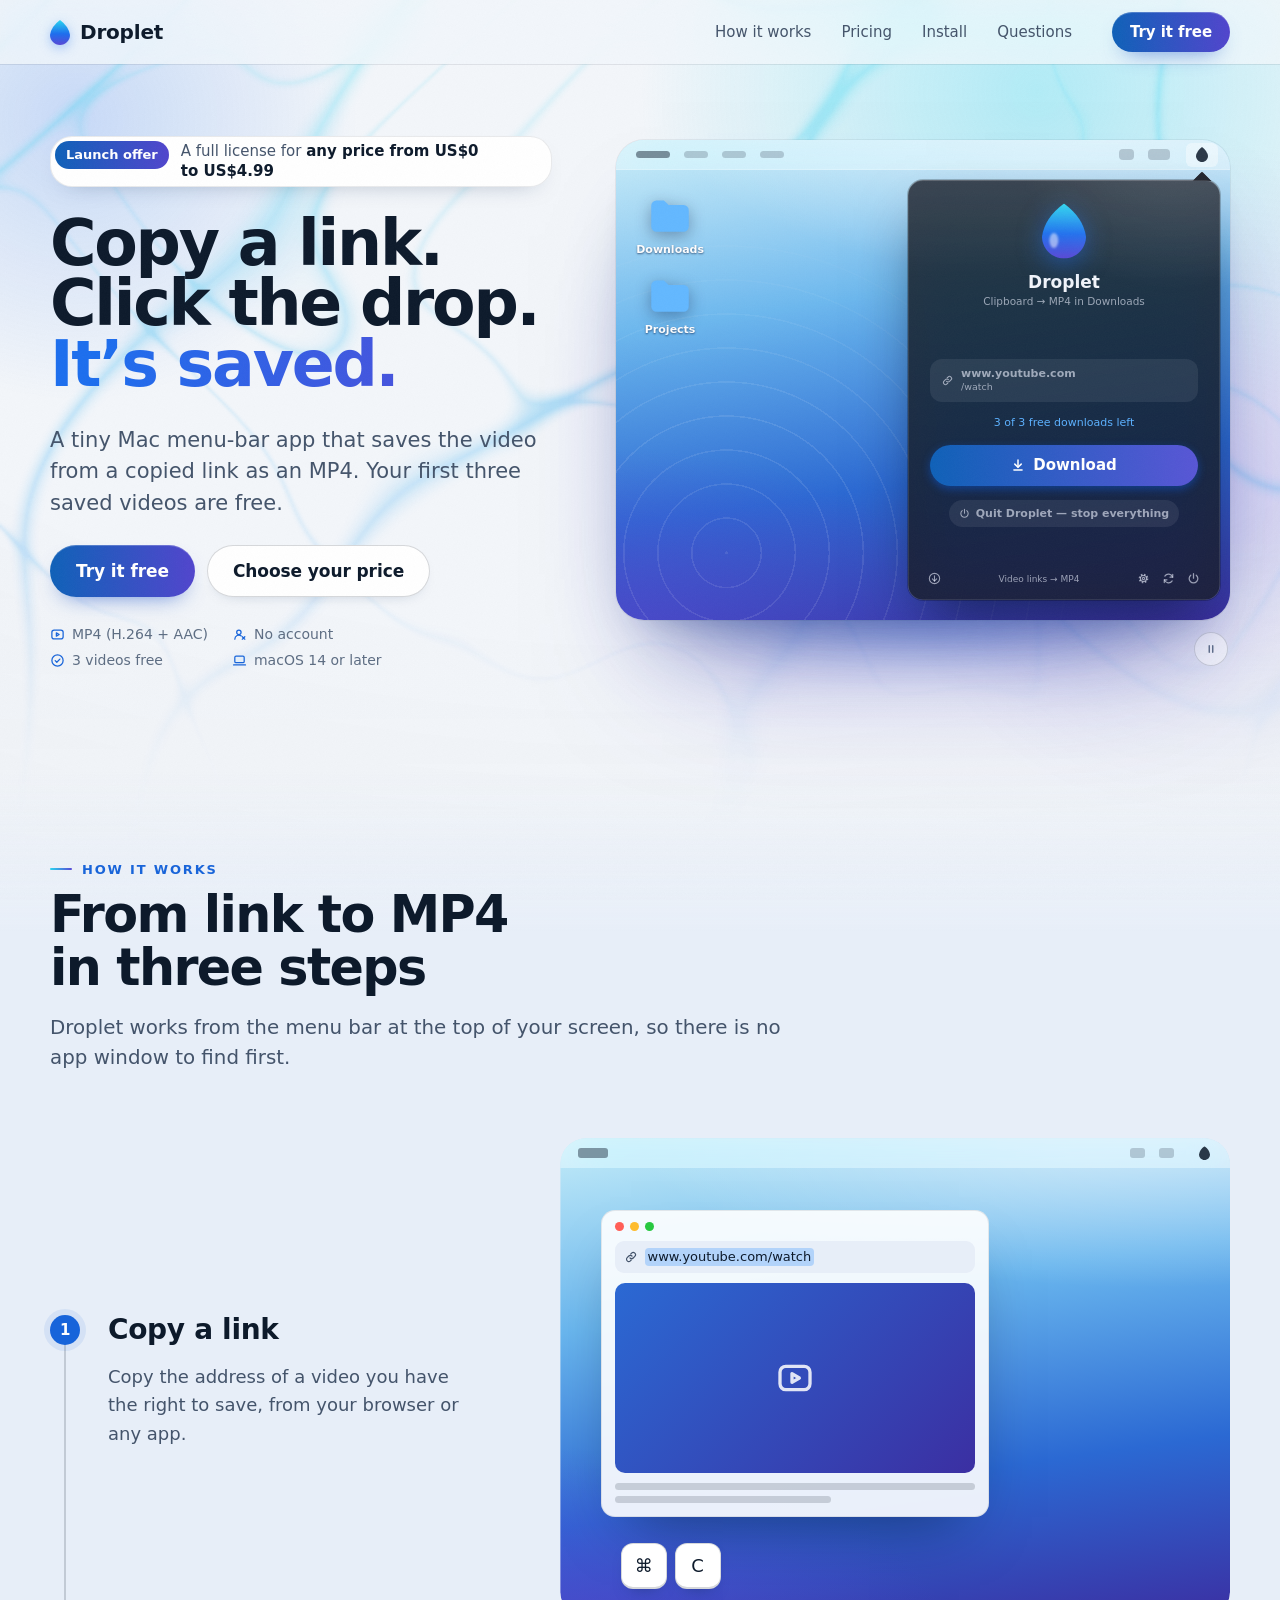
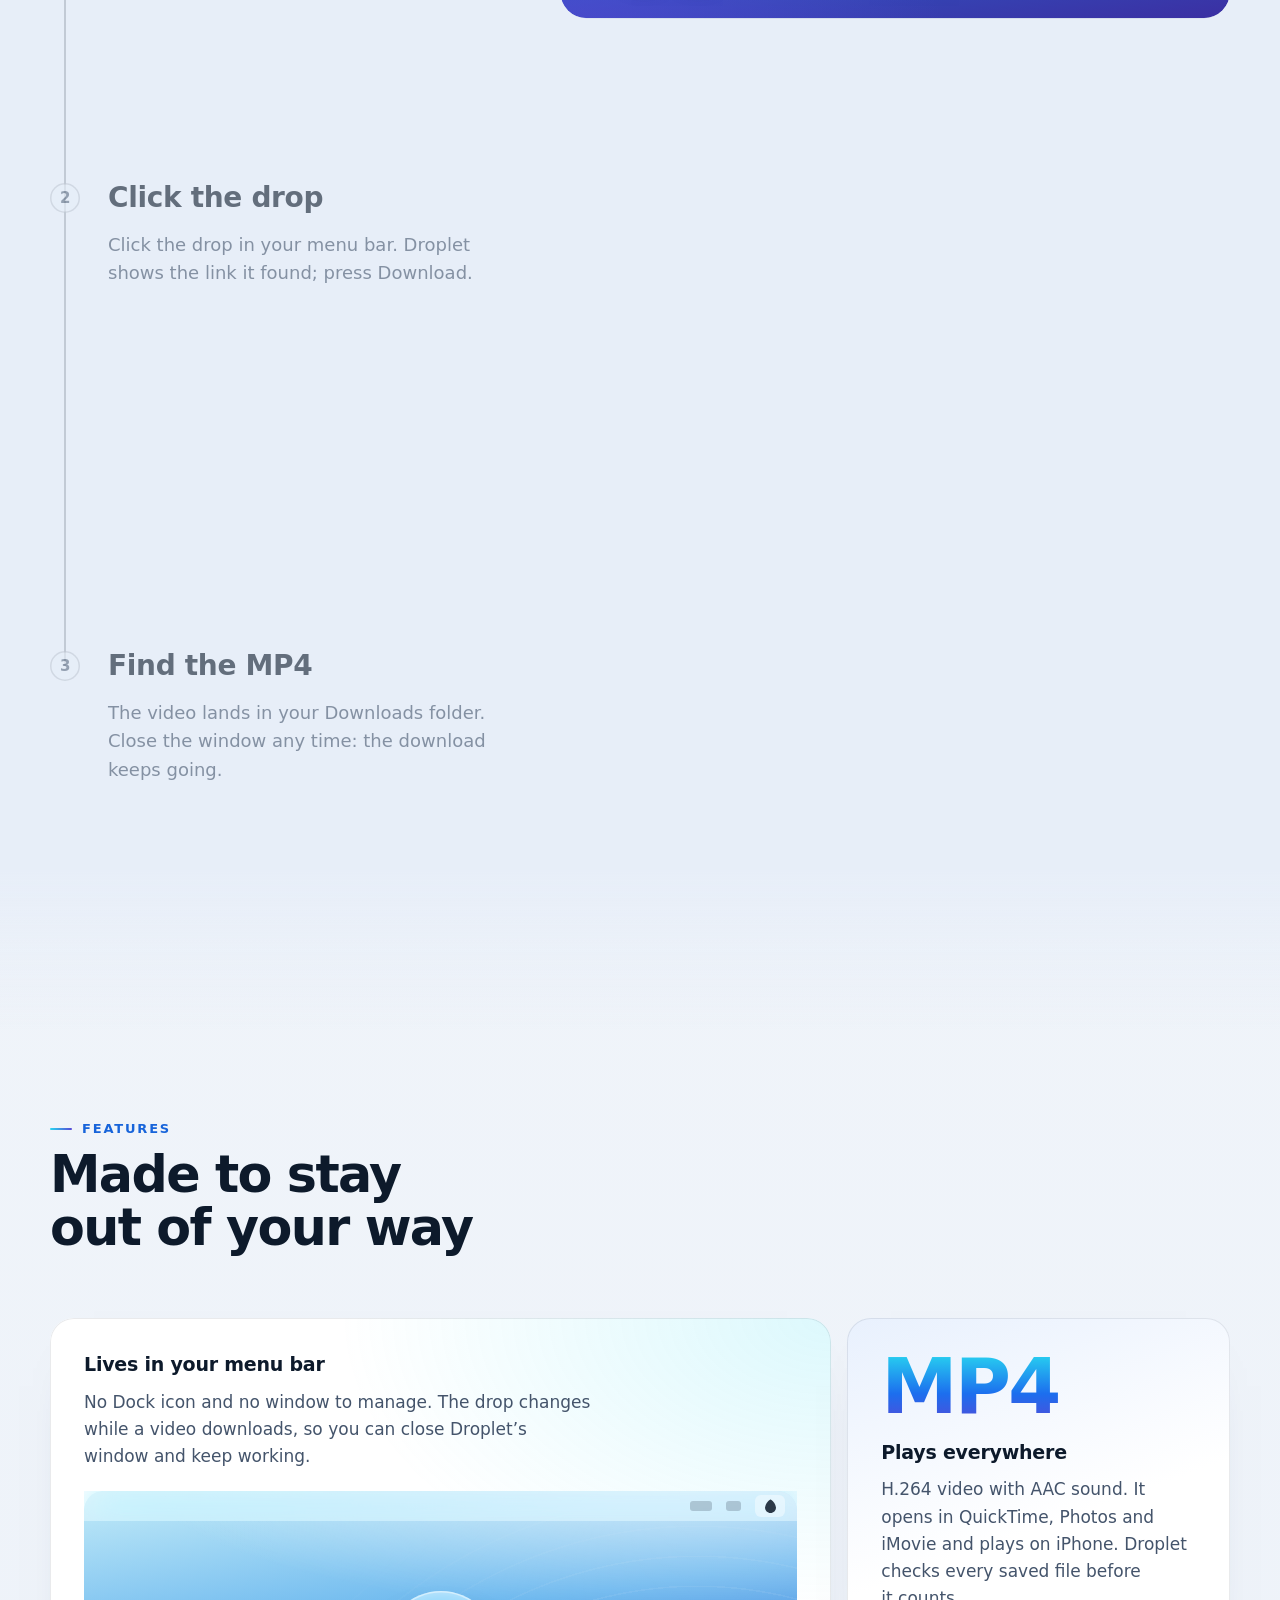
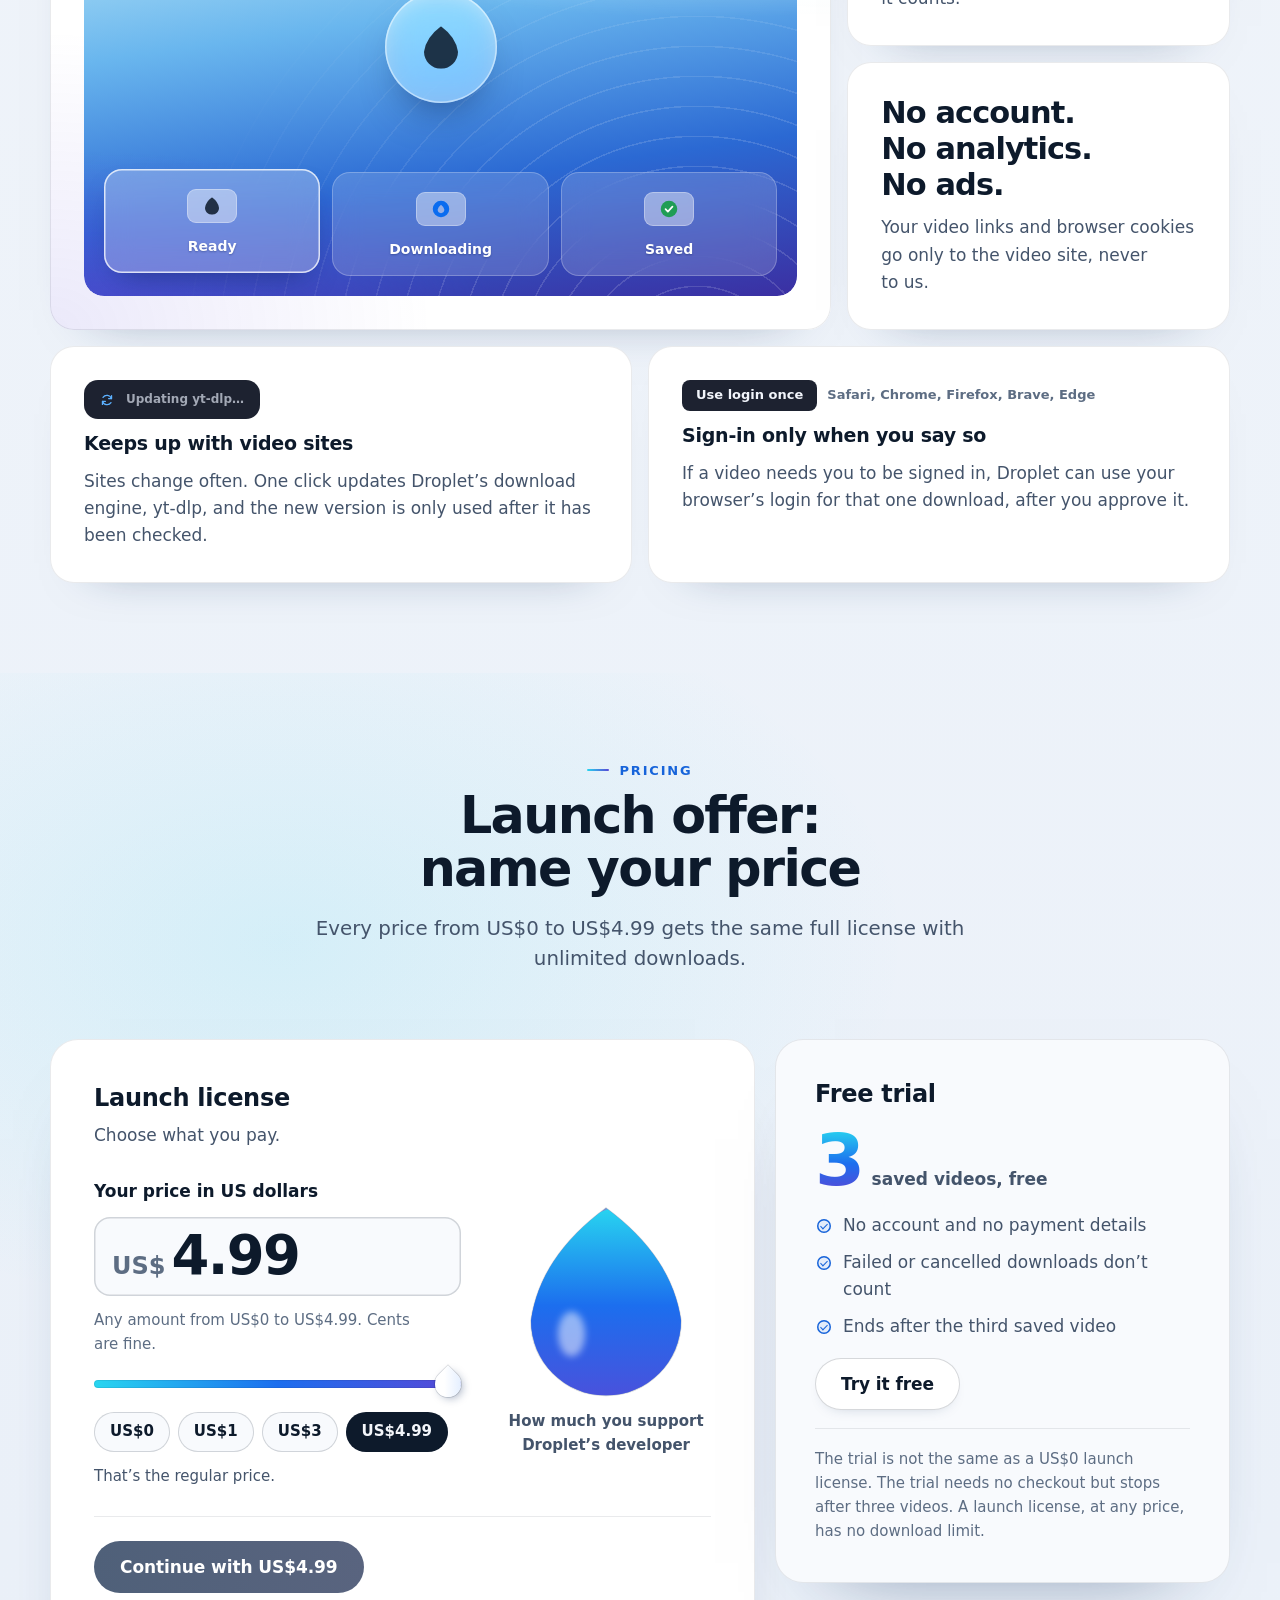
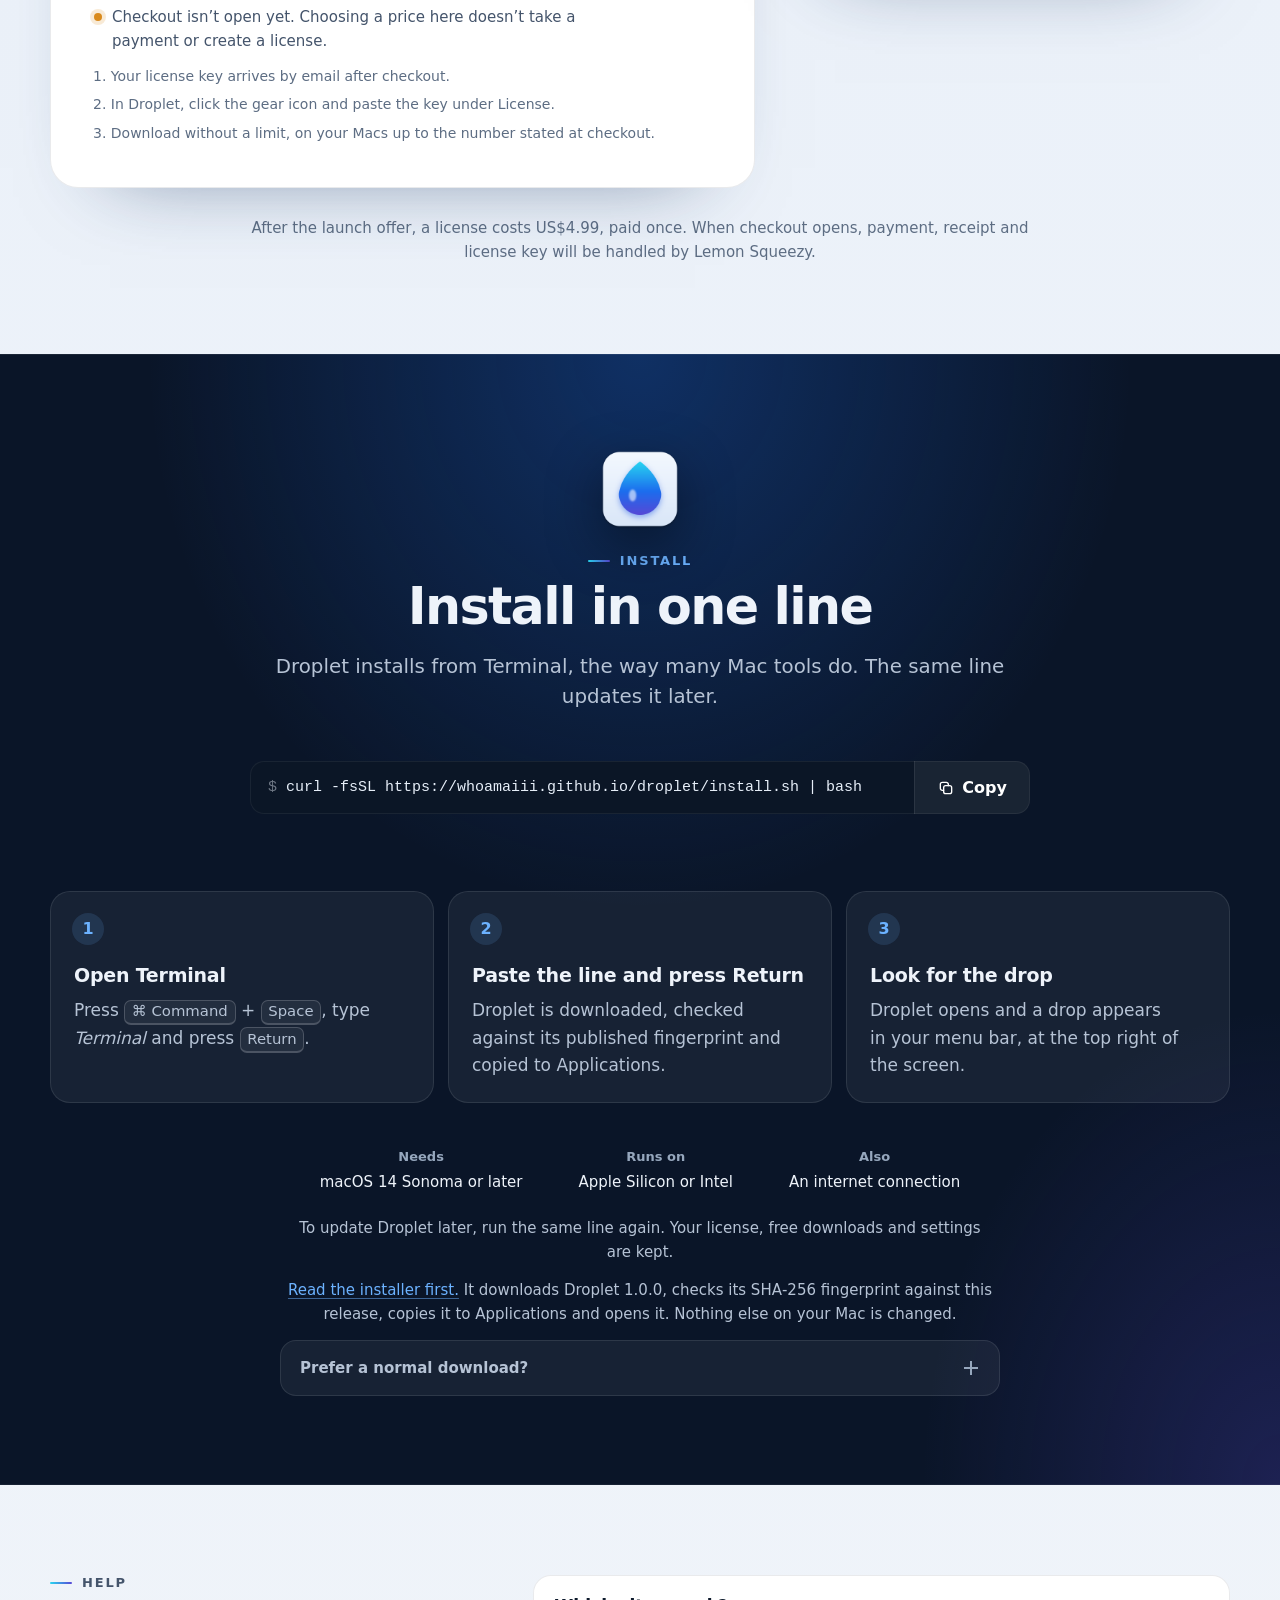
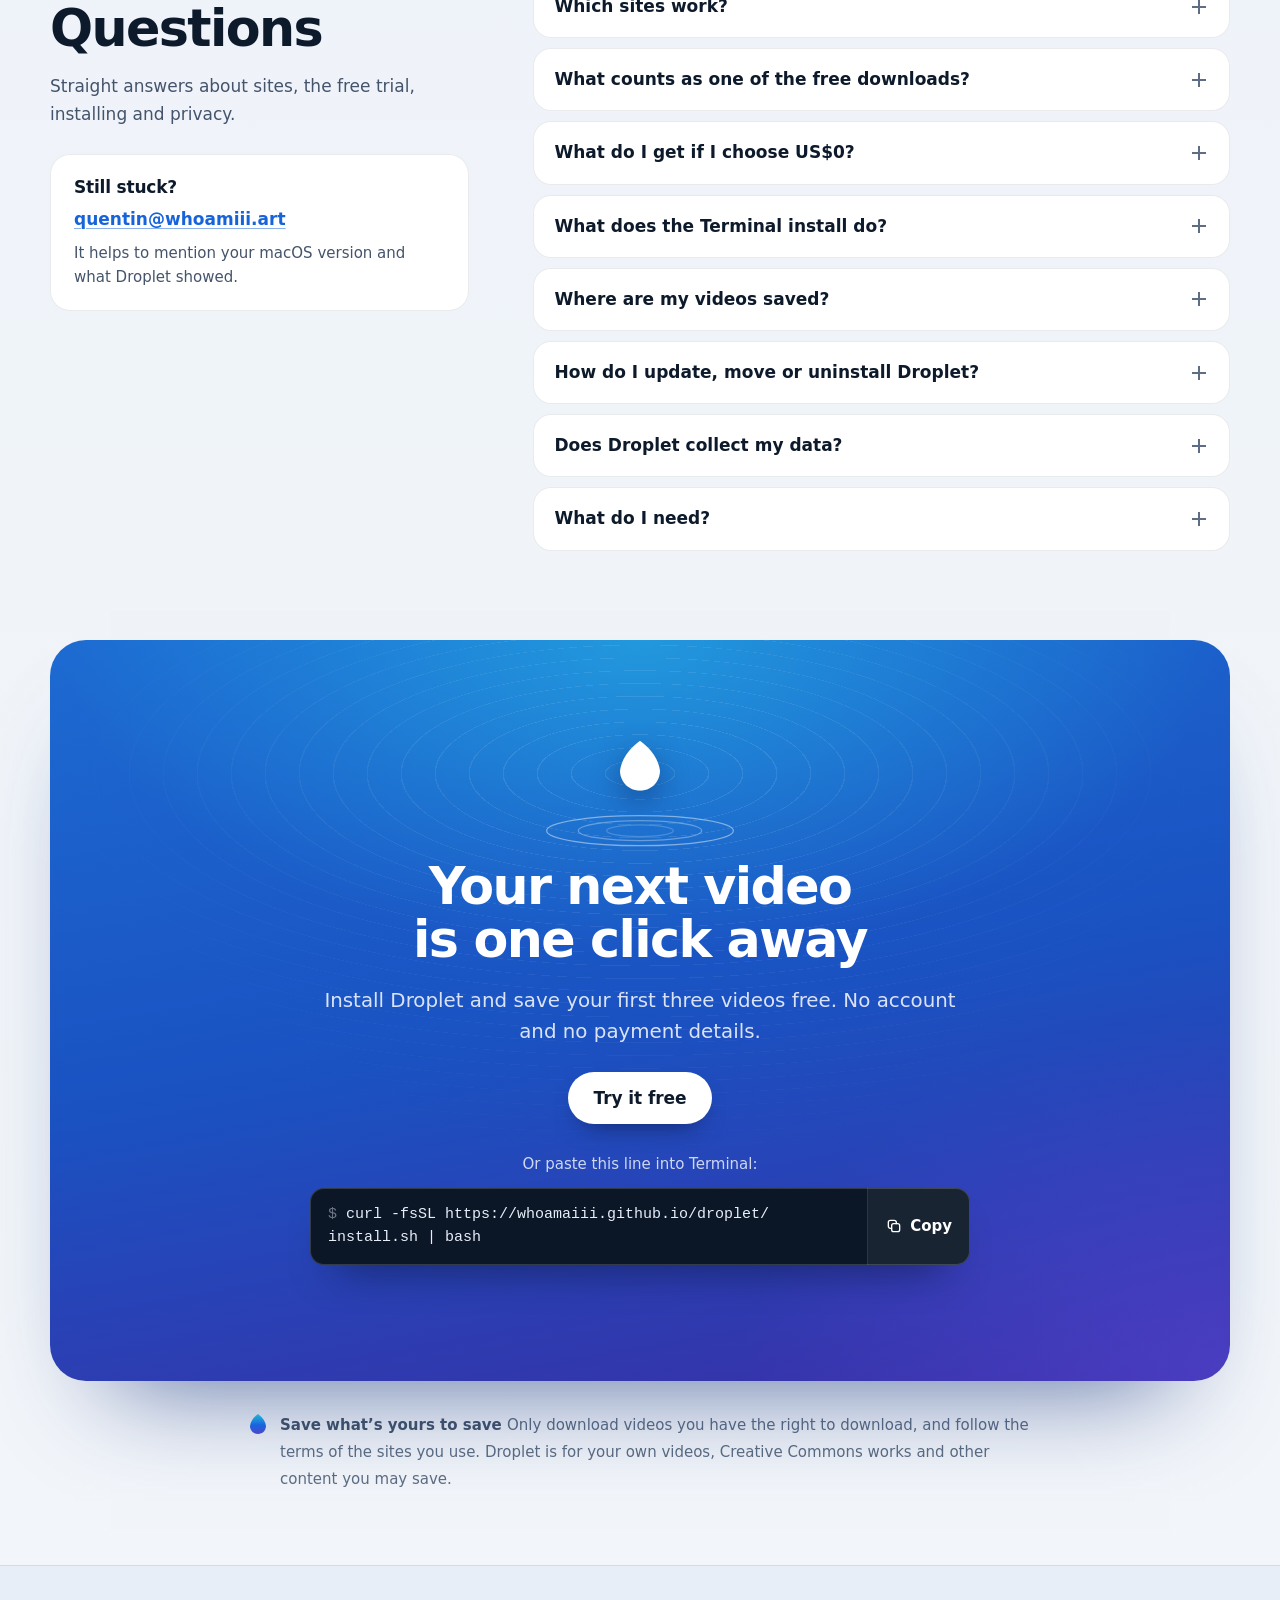
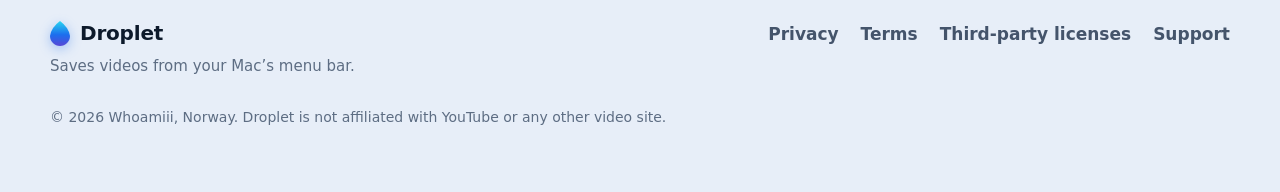
<file: droplet/index.html>
<!doctype html>
<html lang="en">
<head>
<meta charset="utf-8">
<meta name="viewport" content="width=device-width, initial-scale=1, viewport-fit=cover">
<title>Droplet: save videos from your Mac’s menu bar</title>
<meta name="description" content="Droplet is a tiny menu-bar app for macOS that saves the video from a copied link as an MP4. Your first three saved videos are free.">
<meta name="color-scheme" content="light dark">
<meta name="theme-color" content="#f3f6fa" media="(prefers-color-scheme: light)">
<meta name="theme-color" content="#060c15" media="(prefers-color-scheme: dark)">
<meta property="og:type" content="website">
<meta property="og:title" content="Droplet: save videos from your Mac’s menu bar">
<meta property="og:description" content="Droplet is a tiny menu-bar app for macOS that saves the video from a copied link as an MP4. Your first three saved videos are free.">
<link rel="canonical" href="https://whoamaiii.github.io/droplet/">
<meta property="og:url" content="https://whoamaiii.github.io/droplet/">
<meta property="og:image" content="https://whoamaiii.github.io/droplet/icon.png">
<link rel="icon" href="favicon.svg" type="image/svg+xml">
<link rel="icon" href="icon.png" type="image/png" sizes="1024x1024">
<link rel="apple-touch-icon" href="icon.png">
<link rel="stylesheet" href="style.css">
<script src="site.js" defer></script>
</head>
<body class="page-home">
<a class="skip" href="#main">Skip to content</a>

<header class="site-header">
  <div class="wrap header-row">
    <a class="brand" href="./"><svg class="brand-drop" viewBox="0 0 100 125" aria-hidden="true" focusable="false"><use href="#i-drop" fill="url(#g-drop)"/></svg>Droplet</a>
    <nav class="site-nav" aria-label="Main">
      <a href="./#how">How it works</a>
      <a href="./#price">Pricing</a>
      <a href="./#install">Install</a>
      <a href="./#faq">Questions</a>
    </nav>
    <a class="btn btn-primary btn-small try-btn" href="./#install">Try it free</a>
    <button class="btn btn-primary btn-small send-btn" type="button" data-send="./">Send to my Mac</button>
  </div>
</header>
<main id="main" tabindex="-1">
<section class="hero wrap" aria-labelledby="hero-title">
  <div class="backdrop" aria-hidden="true" data-backdrop><div class="aurora"><i></i><i></i><i></i></div></div>
  <div class="hero-copy">
    
    <p class="offer-pill"><span class="offer-pill-tag">Launch offer</span><span>A full license for <strong>any price from US$0 to US$4.99</strong></span></p>
    
    <h1 id="hero-title" class="hero-title"><span>Copy a link.</span> <span>Click the drop.</span> <span class="accent">It’s saved.</span></h1>
    <p class="hero-lead">A tiny Mac menu-bar app that saves the video from a copied link as an MP4. Your first three saved videos are free.</p>
    <div class="hero-actions">
      <a class="btn btn-primary try-btn" href="#install">Try it free</a>
      <button class="btn btn-primary send-btn" type="button" data-send="./"><svg viewBox="0 0 24 24" aria-hidden="true" focusable="false"><use href="#i-share"/></svg>Send to my Mac</button>
      <a class="btn btn-quiet" href="#price">Choose your price</a>
      
      
    </div>
    <ul class="spec-strip" aria-label="At a glance">
      <li><svg viewBox="0 0 24 24" aria-hidden="true" focusable="false"><use href="#i-film"/></svg>MP4 (H.264 + AAC)</li>
      <li><svg viewBox="0 0 24 24" aria-hidden="true" focusable="false"><use href="#i-user-off"/></svg>No account</li>
      <li><svg viewBox="0 0 24 24" aria-hidden="true" focusable="false"><use href="#i-circle-check"/></svg>3 videos free</li>
      <li><svg viewBox="0 0 24 24" aria-hidden="true" focusable="false"><use href="#i-laptop"/></svg>macOS 14 or later</li>
    </ul>
  </div>

  <figure class="stage" data-demo data-icon="idle">
    <svg class="intro-drop" viewBox="0 0 100 125" aria-hidden="true" focusable="false"><use href="#i-drop" fill="url(#g-drop)"/><ellipse cx="30" cy="82" rx="9" ry="15" fill="#fff" opacity=".5" filter="url(#f-soft)"/></svg>
    <div class="screen" data-demo-screen>
      <div class="intro" aria-hidden="true"><i></i><i></i><i></i></div>
      <div class="desk" aria-hidden="true"><span class="desk-item"><svg viewBox="0 0 24 24" focusable="false"><use href="#i-folder"/></svg>Downloads</span><span class="desk-item"><svg viewBox="0 0 24 24" focusable="false"><use href="#i-folder"/></svg>Projects</span></div>
      <div class="menubar">
        <div class="mb-menus" aria-hidden="true"><i></i><i></i><i></i><i></i></div>
        <div class="mb-status" aria-hidden="true"><i></i><i></i></div>
        <button class="mb-drop is-first" type="button" aria-expanded="true" aria-controls="demo-popover" data-demo-toggle>
          <svg class="mb-icon-idle" viewBox="0 0 100 125" aria-hidden="true" focusable="false"><use href="#i-drop" fill="currentColor"/></svg>
          <svg class="mb-icon-busy" viewBox="0 0 24 24" aria-hidden="true" focusable="false"><use href="#i-drop-circle" fill="currentColor"/></svg>
          <svg class="mb-icon-done" viewBox="0 0 24 24" aria-hidden="true" focusable="false"><use href="#i-check-circle"/></svg>
          <span class="visually-hidden">Droplet in the menu bar (demo)</span>
        </button>
      </div>

      <div class="popover is-opening is-first" id="demo-popover" role="group" aria-label="Droplet window (demo)" data-demo-popover>
        <div class="pop-head" aria-hidden="true">
          <span class="pop-ring"></span><span class="pop-ring"></span>
          <svg class="pop-drop" viewBox="0 0 100 125" focusable="false"><use href="#i-drop" fill="url(#g-drop)"/><ellipse cx="27" cy="84" rx="10" ry="17" fill="#fff" opacity=".5" filter="url(#f-soft)"/></svg>
        </div>
        <p class="pop-title">Droplet</p>
        <p class="pop-sub">Clipboard → MP4 in Downloads</p>
        <div class="pop-body">
          <div class="pop-view" data-view="idle">
            <span class="pop-paste" aria-hidden="true"><kbd>⌘</kbd><kbd>C</kbd></span>
            <div class="pop-link"><svg viewBox="0 0 24 24" aria-hidden="true" focusable="false"><use href="#i-link"/></svg><div><b>www.youtube.com</b><small>/watch</small></div></div>
            <button class="pop-trial" type="button" data-demo-trial>3 of 3 free downloads left</button>
            <button class="pop-download" type="button" data-demo-start><svg viewBox="0 0 24 24" aria-hidden="true" focusable="false"><use href="#i-download"/></svg><span data-demo-start-label>Download</span></button>
            <span class="pop-quit" aria-hidden="true"><svg viewBox="0 0 24 24" focusable="false"><use href="#i-power"/></svg>Quit Droplet — stop everything</span>
          </div>
          <div class="pop-view" data-view="downloading" hidden>
            <p class="pop-video" data-demo-title>Fetching video…</p>
            <div class="pop-progress is-indeterminate" role="progressbar" aria-label="Download progress (demo)" aria-valuemin="0" aria-valuemax="100" data-demo-progress><span class="pop-progress-fill"></span></div>
            <div class="pop-status"><span class="pop-stage" data-demo-stage>Fetching video…</span><button class="pop-btn" type="button" data-demo-cancel>Cancel</button></div>
          </div>
          <div class="pop-view pop-done" data-view="done" hidden>
            <span class="pop-check"><svg viewBox="0 0 24 24" aria-hidden="true" focusable="false"><use href="#i-check"/></svg></span>
            <p class="pop-saved">Video saved</p>
            <p class="pop-folder">Downloads</p>
            <p class="pop-small">Big Buck Bunny 60fps 4K - Official Blender Foundation Short Film</p>
            <div class="pop-links">
              <button class="pop-linkbtn" type="button" data-demo-explain="finder">Show in Finder</button>
              <button class="pop-linkbtn" type="button" data-demo-new>New download</button>
              <button class="pop-linkbtn" type="button" data-demo-explain="open">Open video</button>
            </div>
            <button class="pop-btn" type="button" data-demo-done>Done</button>
          </div>
        </div>
        <div class="pop-foot" aria-hidden="true">
          <svg viewBox="0 0 24 24" focusable="false"><use href="#i-down-circle"/></svg>
          <span>Video links → MP4</span>
          <svg viewBox="0 0 24 24" focusable="false"><use href="#i-gear"/></svg>
          <svg viewBox="0 0 24 24" focusable="false"><use href="#i-sync"/></svg>
          <svg viewBox="0 0 24 24" focusable="false"><use href="#i-power"/></svg>
        </div>
      </div>
    </div>
    <button class="motion-toggle" type="button" aria-pressed="false" aria-label="Pause animations" title="Pause animations" data-motion-toggle hidden><svg class="i-pause" viewBox="0 0 24 24" aria-hidden="true" focusable="false"><use href="#i-pause"/></svg><svg class="i-play" viewBox="0 0 24 24" aria-hidden="true" focusable="false"><use href="#i-play"/></svg></button>
    <figcaption class="stage-note" data-demo-note></figcaption>
    <p class="visually-hidden" aria-live="polite" data-demo-live></p>
  </figure>
</section>

<section id="how" class="section section-tint" aria-labelledby="how-title">
  <div class="wrap">
    <div class="section-head reveal">
      <p class="eyebrow">How it works</p>
      <h2 id="how-title">From link to MP4 in three steps</h2>
      <p class="section-lead">Droplet works from the menu bar at the top of your screen, so there is no app window to find first.</p>
    </div>
    <div class="flow-wrap" data-flow>
    <ol class="flow">
      <li class="flow-step reveal">
        <div class="flow-visual" aria-hidden="true">
          <div class="flow-visual-copy">
            <div class="keys"><kbd>⌘</kbd><kbd>C</kbd></div>
            <div class="chip-link"><svg viewBox="0 0 24 24" focusable="false"><use href="#i-link"/></svg><span><b>www.youtube.com</b>/watch</span></div>
          </div>
        </div>
        <h3>Copy a link</h3>
        <p>Copy the address of a video you have the right to save, from your browser or any app.</p>
      </li>
      <li class="flow-step reveal">
        <div class="flow-visual flow-visual-click" aria-hidden="true">
          <div class="mini-bar"><i></i><i></i><span class="mini-drop"><svg viewBox="0 0 100 125" focusable="false"><use href="#i-drop" fill="currentColor"/></svg></span></div>
          <span class="mini-pill"><svg viewBox="0 0 24 24" focusable="false"><use href="#i-download"/></svg>Download</span>
        </div>
        <h3>Click the drop</h3>
        <p>Click the drop in your menu bar. Droplet shows the link it found; press Download.</p>
      </li>
      <li class="flow-step reveal">
        <div class="flow-visual" aria-hidden="true">
          <div class="saved-chip"><span class="pop-check"><svg viewBox="0 0 24 24" focusable="false"><use href="#i-check"/></svg></span><b>Video saved</b><small>Downloads</small></div>
        </div>
        <h3>Find the MP4</h3>
        <p>The video lands in your Downloads folder. Close the window any time: the download keeps going.</p>
      </li>
    </ol>
    <div class="flow-stage" aria-hidden="true">
      <div class="fs-screen">
        <div class="fs-bar"><i></i><i></i><i></i><span class="fs-drop"><svg class="fs-i-idle" viewBox="0 0 100 125" focusable="false"><use href="#i-drop" fill="currentColor"/></svg><svg class="fs-i-busy" viewBox="0 0 24 24" focusable="false"><use href="#i-drop-circle" fill="currentColor"/></svg><svg class="fs-i-done" viewBox="0 0 24 24" focusable="false"><use href="#i-check-circle"/></svg></span></div>
        <div class="fs-browser">
          <div class="fs-tabbar"><i></i><i></i><i></i></div>
          <div class="fs-address"><svg viewBox="0 0 24 24" focusable="false"><use href="#i-link"/></svg><span class="fs-url">www.youtube.com/watch</span></div>
          <div class="fs-video"><svg viewBox="0 0 24 24" focusable="false"><use href="#i-film"/></svg></div>
          <div class="fs-lines"><i></i><i></i></div>
        </div>
        <div class="fs-keys"><kbd>⌘</kbd><kbd>C</kbd></div>
        <div class="fs-chip"><svg viewBox="0 0 24 24" focusable="false"><use href="#i-link"/></svg>www.youtube.com/watch</div>
        <div class="fs-pop">
          <svg class="fs-pop-drop" viewBox="0 0 100 125" focusable="false"><use href="#i-drop" fill="url(#g-drop)"/></svg>
          <b class="fs-pop-title">Droplet</b>
          <div class="fs-pop-link"><svg viewBox="0 0 24 24" focusable="false"><use href="#i-link"/></svg>www.youtube.com/watch</div>
          <div class="fs-pop-action"><span class="fs-pop-btn"><svg viewBox="0 0 24 24" focusable="false"><use href="#i-download"/></svg>Download</span><span class="fs-pop-progress"><i></i></span></div>
          <div class="fs-pop-done"><span class="pop-check"><svg viewBox="0 0 24 24" focusable="false"><use href="#i-check"/></svg></span><b>Video saved</b><small>Downloads</small></div>
        </div>
        <span class="fs-click"></span>
        <svg class="fs-cursor" viewBox="0 0 24 24" focusable="false"><use href="#i-cursor"/></svg>
        <div class="fs-file"><svg viewBox="0 0 24 24" focusable="false"><use href="#i-folder"/></svg><span><b>Big Buck Bunny 60fps 4K - Official Blender Foundation Short Film.mp4</b><small>Downloads</small></span></div>
      </div>
    </div>
    </div>
  </div>
</section>

<section class="section" aria-labelledby="features-title">
  <div class="wrap">
    <div class="section-head reveal">
      <p class="eyebrow">Features</p>
      <h2 id="features-title">Made to stay out of your way</h2>
    </div>
    <div class="bento">
      <article class="tile tile-menubar reveal">
        <div class="tile-text">
          <h3>Lives in your menu bar</h3>
          <p>No Dock icon and no window to manage. The drop changes while a video downloads, so you can close Droplet’s window and keep working.</p>
        </div>
        <div class="menubar-scene" data-states>
          <div class="scene-bar" aria-hidden="true"><i></i><i></i><span class="scene-drop"><svg class="s-idle" viewBox="0 0 100 125" focusable="false"><use href="#i-drop" fill="currentColor"/></svg><svg class="s-busy" viewBox="0 0 24 24" focusable="false"><use href="#i-drop-circle" fill="currentColor"/></svg><svg class="s-done" viewBox="0 0 24 24" focusable="false"><use href="#i-check-circle"/></svg></span></div>
          <div class="scene-zoom" aria-hidden="true"><svg class="s-idle" viewBox="0 0 100 125" focusable="false"><use href="#i-drop" fill="currentColor"/></svg><svg class="s-busy" viewBox="0 0 24 24" focusable="false"><use href="#i-drop-circle" fill="currentColor"/></svg><svg class="s-done" viewBox="0 0 24 24" focusable="false"><use href="#i-check-circle"/></svg></div>
          <ul class="states" aria-label="What the menu-bar icon shows">
            <li class="state" data-state="idle"><span class="state-icon"><svg class="i-drop-small" viewBox="0 0 100 125" aria-hidden="true" focusable="false"><use href="#i-drop" fill="currentColor"/></svg></span>Ready</li>
            <li class="state state-busy" data-state="busy"><span class="state-icon"><svg viewBox="0 0 24 24" aria-hidden="true" focusable="false"><use href="#i-drop-circle" fill="currentColor"/></svg></span>Downloading</li>
            <li class="state state-done" data-state="done"><span class="state-icon"><svg viewBox="0 0 24 24" aria-hidden="true" focusable="false"><use href="#i-check-circle"/></svg></span>Saved</li>
          </ul>
        </div>
      </article>
      <article class="tile tile-mp4 reveal">
        <p class="big-type" aria-hidden="true">MP4</p>
        <h3>Plays everywhere</h3>
        <p>H.264 video with AAC sound. It opens in QuickTime, Photos and iMovie and plays on iPhone. Droplet checks every saved file before it counts.</p>
      </article>
      <article class="tile tile-private reveal">
        <ul class="no-list"><li>No account.</li><li>No analytics.</li><li>No ads.</li></ul>
        <p>Your video links and browser cookies go only to the video site, never to us.</p>
      </article>
      <article class="tile tile-update reveal">
        <div class="footer-chip" aria-hidden="true"><svg class="spin" viewBox="0 0 24 24" focusable="false"><use href="#i-sync"/></svg>Updating yt-dlp…</div>
        <h3>Keeps up with video sites</h3>
        <p>Sites change often. One click updates Droplet’s download engine, yt-dlp, and the new version is only used after it has been checked.</p>
      </article>
      <article class="tile tile-login reveal">
        <div class="login-chip" aria-hidden="true"><span class="pop-btn">Use login once</span><span class="browsers">Safari, Chrome, Firefox, Brave, Edge</span></div>
        <h3>Sign-in only when you say so</h3>
        <p>If a video needs you to be signed in, Droplet can use your browser’s login for that one download, after you approve it.</p>
      </article>
    </div>
  </div>
</section>


<section id="price" class="section pricing" aria-labelledby="price-title">
  <div class="wrap">
    
    <div class="section-head reveal">
      <p class="eyebrow">Pricing</p>
      <h2 id="price-title">Launch offer: name your price</h2>
      <p class="section-lead">Every price from US$0 to US$4.99 gets the same full license with unlimited downloads.</p>
    </div>
    
    
    <div class="price-grid">
      
      <form class="offer reveal" data-price-form data-max-cents="499" novalidate>
        <div class="offer-head">
          <h3>Launch license</h3>
          <p>Choose what you pay.</p>
        </div>
        <div class="offer-body">
          <div class="offer-field">
            <label for="price-input">Your price in US dollars</label>
            <div class="price-input-wrap" data-price-wrap>
              <span class="price-currency" aria-hidden="true">US$</span>
              <input class="price-input" id="price-input" name="price" type="text" inputmode="decimal" autocomplete="off" spellcheck="false" value="4.99" aria-describedby="price-help price-message" data-price-input>
            </div>
            <p class="field-help" id="price-help">Any amount from US$0 to US$4.99. Cents are fine.</p>
            <input class="price-range" type="range" min="0" max="499" step="1" value="499" aria-label="Price slider" aria-valuetext="US$4.99" aria-controls="price-input" data-price-range>
            <div class="price-picks" role="group" aria-label="Quick picks">
              <button class="pick" type="button" data-price-pick="0" aria-pressed="false">US$0</button>
              <button class="pick" type="button" data-price-pick="100" aria-pressed="false">US$1</button>
              <button class="pick" type="button" data-price-pick="300" aria-pressed="false">US$3</button>
              <button class="pick" type="button" data-price-pick="499" aria-pressed="true">US$4.99</button>
            </div>
            <p class="field-message" id="price-message" aria-live="polite" data-price-message>That’s the regular price.</p>
          </div>
          <div class="offer-drop" aria-hidden="true">
            <svg class="drop-meter" viewBox="0 0 100 125" focusable="false" data-price-meter>
              <defs>
                <clipPath id="meter-clip"><path d="M50 0Q6 32.5 0 75C0 102.6 22.4 125 50 125S100 102.6 100 75Q94 32.5 50 0Z"/></clipPath>
                <linearGradient id="meter-water" x1="0" y1="0" x2="0" y2="1"><stop offset="0" stop-color="#28d6f0"/><stop offset=".45" stop-color="#1c6eee"/><stop offset="1" stop-color="#5848d6"/></linearGradient>
              </defs>
              <path class="drop-glass" d="M50 0Q6 32.5 0 75C0 102.6 22.4 125 50 125S100 102.6 100 75Q94 32.5 50 0Z"/>
              <g clip-path="url(#meter-clip)">
                <g class="drop-water" data-price-water>
                  <path class="drop-wave drop-wave-back" d="M-150 2Q-137.5 -3-125 2T-100 2-75 2-50 2-25 2 0 2 25 2 50 2 75 2 100 2 125 2 150 2 175 2 200 2 225 2 250 2V150H-150Z" fill="#1c4fc4" opacity=".55"/>
                  <path class="drop-wave" d="M-150 5Q-137.5 0-125 5T-100 5-75 5-50 5-25 5 0 5 25 5 50 5 75 5 100 5 125 5 150 5 175 5 200 5 225 5 250 5V150H-150Z" fill="url(#meter-water)"/>
                  <circle class="bubble" cx="34" cy="118" r="2.4"/><circle class="bubble" cx="58" cy="122" r="1.6"/><circle class="bubble" cx="70" cy="116" r="2"/>
                </g>
              </g>
              <ellipse class="drop-shine" cx="27" cy="84" rx="9" ry="15" filter="url(#f-soft)"/>
            </svg>
            <p class="drop-caption">How much you support Droplet’s developer</p>
          </div>
        </div>
        <div class="offer-action">
          
          
          <button class="btn btn-primary" type="button" aria-disabled="true" aria-describedby="checkout-status" data-price-submit data-checkout-unavailable><span>Continue with <span data-price-label>US$4.99</span></span></button>
          <p class="unavailable-note" id="checkout-status" role="status" data-checkout-status>Checkout isn’t open yet. Choosing a price here doesn’t take a payment or create a license.</p>
          
          <ol class="offer-steps">
            <li>Your license key arrives by email after checkout.</li>
            <li>In Droplet, click the gear icon and paste the key under License.</li>
            <li>Download without a limit, on your Macs up to the number stated at checkout.</li>
          </ol>
        </div>
      </form>
      
      
      <aside class="trial reveal" aria-labelledby="trial-title">
        <h3 id="trial-title">Free trial</h3>
        <p class="trial-count"><b>3</b><span>saved videos, free</span></p>
        <ul class="ticks">
          <li>No account and no payment details</li>
          <li>Failed or cancelled downloads don’t count</li>
          <li>Ends after the third saved video</li>
        </ul>
        <a class="btn btn-quiet" href="#install">Try it free</a>
        
        <p class="trial-note">The trial is not the same as a US$0 launch license. The trial needs no checkout but stops after three videos. A launch license, at any price, has no download limit.</p>
        
      </aside>
    </div>
    
    <p class="price-foot">After the launch offer, a license costs US$4.99, paid once. When checkout opens, payment, receipt and license key will be handled by Lemon Squeezy.</p>
    
  </div>
</section>


<section id="install" class="section band" aria-labelledby="install-title">
  <div class="wrap install">
    <div class="section-head install-head reveal">
      <img class="app-icon" src="icon.png" width="104" height="104" alt="Droplet’s app icon" loading="lazy" decoding="async">
      <p class="eyebrow">Install</p>
      <h2 id="install-title">Install in one line</h2>
      <p class="section-lead">Droplet installs from Terminal, the way many Mac tools do. The same line updates it later.</p>
    </div>
    <div class="install-line reveal">
      
      <div class="command command-large"><code id="install-command">curl -fsSL https://whoamaiii.github.io/droplet/install.sh | bash</code><button class="copy-btn" type="button" data-copy="install-command" aria-describedby="copy-status"><svg class="copy-icon" viewBox="0 0 24 24" aria-hidden="true" focusable="false"><use href="#i-copy"/></svg><svg class="copy-done" viewBox="0 0 24 24" aria-hidden="true" focusable="false"><use href="#i-check"/></svg><span data-copy-label>Copy</span></button></div>
      <p class="copy-status" id="copy-status" aria-live="polite" data-copy-status="install-command"></p>
      
      
    </div>
    <ol class="steps reveal">
      <li><h3>Open Terminal</h3><p>Press <kbd>⌘ Command</kbd> + <kbd>Space</kbd>, type <em>Terminal</em> and press <kbd>Return</kbd>.</p></li>
      <li><h3>Paste the line and press Return</h3><p>Droplet is downloaded, checked against its published fingerprint and copied to Applications.</p></li>
      <li><h3>Look for the drop</h3><p>Droplet opens and a drop appears in your menu bar, at the top right of the screen.</p></li>
    </ol>
    <div class="install-foot reveal">
      <dl class="requirements">
        <dt>Needs</dt><dd>macOS 14 Sonoma or later</dd>
        <dt>Runs on</dt><dd>Apple Silicon or Intel</dd>
        <dt>Also</dt><dd>An internet connection</dd>
      </dl>
      <div class="install-more">
        <p>To update Droplet later, run the same line again. Your license, free downloads and settings are kept.</p>
        <p><a href="install.sh">Read the installer first.</a> It downloads Droplet 1.0.0, checks its SHA&#8209;256 fingerprint against this release, copies it to Applications and opens it. Nothing else on your Mac is changed.</p>
        
        <details class="disclosure">
          <summary>Prefer a normal download?</summary>
          <ol>
            <li>Download <a href="https://github.com/whoamaiii/whoamaiii.github.io/releases/download/v1.0.0/Droplet-1.0.0.dmg">Droplet-1.0.0.dmg</a>, open it and drag Droplet into Applications.</li>
            <li>Open Droplet. macOS says it can’t verify the developer: click <strong>Done</strong>.</li>
            <li>Open <strong>System Settings → Privacy &amp; Security</strong>, scroll down and click <strong>Open Anyway</strong> next to “Droplet was blocked”, then enter your password.</li>
          </ol>
          <p class="small">This is needed once, because Droplet is sold directly instead of through the App Store. The Terminal install avoids it.</p>
        </details>
      </div>
    </div>
  </div>
</section>

<section id="faq" class="section" aria-labelledby="faq-title">
  <div class="wrap faq-grid">
    <div class="faq-aside reveal" id="support">
      <p class="eyebrow">Help</p>
      <h2 id="faq-title">Questions</h2>
      <p>Straight answers about sites, the free trial, installing and privacy.</p>
      <div class="support-card">
        <h3>Still stuck?</h3>
        <a href="mailto:quentin@whoamiii.art">quentin@whoamiii.art</a>
        <p class="small">It helps to mention your macOS version and what Droplet showed.</p>
      </div>
    </div>
    <div class="faq-list reveal">
      <details class="faq-item">
        <summary>Which sites work?</summary>
        <div><p>Droplet uses the open-source yt-dlp engine, which supports many video sites, including YouTube. Some sites only work when you are signed in; Droplet can use your browser’s login for one download if you allow it. Sites change often, so support can come and go. Try the sites you care about with the free downloads first.</p></div>
      </details>
      <details class="faq-item">
        <summary>What counts as one of the free downloads?</summary>
        <div><p>Only a new video that is fully saved and passes Droplet’s check of the file. Failed or cancelled downloads don’t count. You don’t need an account.</p></div>
      </details>
      
      <details class="faq-item">
        <summary>What do I get if I choose US$0?</summary>
        <div><p>The same full license as at US$4.99: unlimited downloads, with a license key sent by email after checkout. You paste the key into Droplet’s settings once.</p><p>It isn’t the free trial: the trial needs no checkout and stops after three saved videos.</p></div>
      </details>
      
      <details class="faq-item">
        <summary>What does the Terminal install do?</summary>
        <div><p>It runs a short, readable script from this website. The script downloads Droplet, checks that the file matches the SHA&#8209;256 fingerprint published with this release, copies it to Applications and opens it. Many Mac tools install this way.</p><p>A copy of Droplet downloaded with a web browser needs a one-time approval in System Settings, because Droplet is sold directly instead of through the App Store. The Terminal install doesn’t need it.</p></div>
      </details>
      <details class="faq-item">
        <summary>Where are my videos saved?</summary>
        <div><p>In your Downloads folder. You can choose another folder in Droplet’s settings (the gear icon, or <kbd>⌘ Command</kbd> + <kbd>,</kbd>). macOS may ask once for permission to save there.</p></div>
      </details>
      <details class="faq-item">
        <summary>How do I update, move or uninstall Droplet?</summary>
        <div><p>To update, run the install line again. To uninstall, quit Droplet from its window, then drag it from Applications to the Trash.</p><p>Before you move to a new Mac, use <strong>Deactivate this Mac</strong> in Droplet’s license settings so your key works on the new one.</p></div>
      </details>
      
      <details class="faq-item">
        <summary>Does Droplet collect my data?</summary>
        <div><p>No. Droplet has no analytics, tracking or ads. Video links and cookies go only to the video site. Checking a license sends only the license key. The <a href="privacy/">privacy policy</a> has the details.</p></div>
      </details>
      <details class="faq-item">
        <summary>What do I need?</summary>
        <div><p>A Mac with macOS 14 Sonoma or later (Apple Silicon or Intel) and an internet connection.</p></div>
      </details>
    </div>
  </div>
</section>

<section class="closing" aria-labelledby="closing-title">
  <div class="wrap">
    <div class="closing-panel reveal">
      <svg class="closing-art" viewBox="0 0 240 150" aria-hidden="true" focusable="false">
        <ellipse cx="120" cy="128" rx="112" ry="18"/><ellipse cx="120" cy="128" rx="74" ry="12"/><ellipse cx="120" cy="128" rx="40" ry="7"/>
        <use class="art-drop" href="#i-drop" x="96" y="20" width="48" height="60" fill="#fff"/>
      </svg>
      <h2 id="closing-title">Your next video is one click away</h2>
      <p class="closing-lead">Install Droplet and save your first three videos free. No account and no payment details.</p>
      <a class="btn btn-light" href="#install">Try it free</a>
      <p class="closing-or">Or paste this line into Terminal:</p>
      
      <div class="command"><code id="closing-command">curl -fsSL https://whoamaiii.github.io/droplet/install.sh | bash</code><button class="copy-btn" type="button" data-copy="closing-command" aria-describedby="closing-copy-status"><svg class="copy-icon" viewBox="0 0 24 24" aria-hidden="true" focusable="false"><use href="#i-copy"/></svg><svg class="copy-done" viewBox="0 0 24 24" aria-hidden="true" focusable="false"><use href="#i-check"/></svg><span data-copy-label>Copy</span></button></div>
      <p class="copy-status" id="closing-copy-status" aria-live="polite" data-copy-status="closing-command"></p>
      
      
    </div>
  </div>
</section>

<section class="conduct" aria-labelledby="conduct-title">
  <div class="wrap conduct-note">
    <svg class="conduct-drop" viewBox="0 0 100 125" aria-hidden="true" focusable="false"><use href="#i-drop" fill="url(#g-drop)"/></svg>
    <div>
      <h2 id="conduct-title">Save what’s yours to save</h2>
      <p>Only download videos you have the right to download, and follow the terms of the sites you use. Droplet is for your own videos, Creative Commons works and other content you may save.</p>
    </div>
  </div>
</section>

</main>
<footer class="site-footer">
  <div class="wrap footer-grid">
    <div class="footer-brand">
      <a class="brand" href="./"><svg class="brand-drop" viewBox="0 0 100 125" aria-hidden="true" focusable="false"><use href="#i-drop" fill="url(#g-drop)"/></svg>Droplet</a>
      <p>Saves videos from your Mac’s menu bar.</p>
    </div>
    <nav class="footer-nav" aria-label="Legal and support">
      <a href="privacy/">Privacy</a>
      <a href="terms/">Terms</a>
      <a href="licenses/">Third-party licenses</a>
      <a href="mailto:quentin@whoamiii.art">Support</a>
    </nav>
    <p class="footer-fine">&copy; 2026 Whoamiii, Norway. Droplet is not affiliated with YouTube or any other video site.</p>
  </div>
</footer>
<svg class="sprite" width="0" height="0" style="position:absolute" aria-hidden="true" focusable="false">
  <defs>
    <linearGradient id="g-drop" x1="0" y1="0" x2="0" y2="1">
      <stop offset="0" stop-color="#28d6f0"/><stop offset=".55" stop-color="#1c6eee"/><stop offset="1" stop-color="#5848d6"/>
    </linearGradient>
    <filter id="f-soft" x="-50%" y="-50%" width="200%" height="200%"><feGaussianBlur stdDeviation="2.4"/></filter>
  </defs>
  <!-- The droplet: the same curves as DropletShape in the app (Views.swift). -->
  <symbol id="i-drop" viewBox="0 0 100 125"><path d="M50 0Q6 32.5 0 75C0 102.6 22.4 125 50 125S100 102.6 100 75Q94 32.5 50 0Z"/></symbol>
  <symbol id="i-drop-circle" viewBox="0 0 24 24"><path fill-rule="evenodd" d="M1 12a11 11 0 1 0 22 0a11 11 0 1 0-22 0ZM12 6.38Q8.04 9.3 7.5 13.13C7.5 15.61 9.52 17.63 12 17.63S16.5 15.61 16.5 13.13Q15.96 9.3 12 6.38Z"/></symbol>
  <symbol id="i-check-circle" viewBox="0 0 24 24"><circle cx="12" cy="12" r="11" fill="currentColor"/><path d="M7.4 12.3l3.1 3.1 6.1-6.5" fill="none" stroke="#fff" stroke-width="2.3" stroke-linecap="round" stroke-linejoin="round"/></symbol>
  <symbol id="i-check" viewBox="0 0 24 24"><path d="M5 12.5l4.6 4.6L19 7.5" fill="none" stroke="currentColor" stroke-width="3.2" stroke-linecap="round" stroke-linejoin="round"/></symbol>
  <symbol id="i-link" viewBox="0 0 24 24"><g fill="none" stroke="currentColor" stroke-width="2.4" stroke-linecap="round"><path d="M10 14a4.5 4.5 0 0 0 6.4 0l3.2-3.2a4.5 4.5 0 0 0-6.4-6.4L11.6 6"/><path d="M14 10a4.5 4.5 0 0 0-6.4 0l-3.2 3.2a4.5 4.5 0 0 0 6.4 6.4l1.6-1.6"/></g></symbol>
  <symbol id="i-download" viewBox="0 0 24 24"><g fill="none" stroke="currentColor" stroke-width="2.6" stroke-linecap="round" stroke-linejoin="round"><path d="M12 3.5v12"/><path d="M6.5 10.5 12 16l5.5-5.5"/><path d="M5 20.5h14"/></g></symbol>
  <symbol id="i-power" viewBox="0 0 24 24"><g fill="none" stroke="currentColor" stroke-width="2.3" stroke-linecap="round"><path d="M12 3v8.5"/><path d="M7 5.8a8 8 0 1 0 10 0"/></g></symbol>
  <symbol id="i-gear" viewBox="0 0 24 24"><g fill="none" stroke="currentColor"><circle cx="12" cy="12" r="7.2" stroke-width="3.4" stroke-dasharray="2.85 2.8"/><circle cx="12" cy="12" r="5.6" stroke-width="2"/><circle cx="12" cy="12" r="2.1" stroke-width="2"/></g></symbol>
  <symbol id="i-sync" viewBox="0 0 24 24"><g fill="none" stroke="currentColor" stroke-width="2.2" stroke-linecap="round" stroke-linejoin="round"><path d="M19.5 9.5A8 8 0 0 0 5.2 7.6"/><path d="M4.5 14.5a8 8 0 0 0 14.3 1.9"/><path d="M19.8 4.5v5h-5"/><path d="M4.2 19.5v-5h5"/></g></symbol>
  <symbol id="i-film" viewBox="0 0 24 24"><g fill="none" stroke="currentColor" stroke-width="2" stroke-linecap="round" stroke-linejoin="round"><rect x="3" y="5" width="18" height="14" rx="3.5"/><path d="M10.2 9.4v5.2l4.4-2.6z"/></g></symbol>
  <symbol id="i-user-off" viewBox="0 0 24 24"><g fill="none" stroke="currentColor" stroke-width="2" stroke-linecap="round" stroke-linejoin="round"><circle cx="11" cy="8.5" r="3.5"/><path d="M4.5 19.5a6.5 6.5 0 0 1 10.4-5.2"/><path d="m16.5 15.5 4 4m0-4-4 4"/></g></symbol>
  <symbol id="i-circle-check" viewBox="0 0 24 24"><g fill="none" stroke="currentColor" stroke-width="2" stroke-linecap="round" stroke-linejoin="round"><circle cx="12" cy="12" r="9"/><path d="m8.3 12.2 2.6 2.6 4.9-5.1"/></g></symbol>
  <symbol id="i-laptop" viewBox="0 0 24 24"><g fill="none" stroke="currentColor" stroke-width="2" stroke-linecap="round" stroke-linejoin="round"><rect x="4.5" y="5" width="15" height="10.5" rx="2"/><path d="M2.5 19h19"/></g></symbol>
  <symbol id="i-copy" viewBox="0 0 24 24"><g fill="none" stroke="currentColor" stroke-width="2" stroke-linecap="round" stroke-linejoin="round"><rect x="8.5" y="8.5" width="12" height="12" rx="3"/><path d="M15.5 8.5v-2a3 3 0 0 0-3-3h-6a3 3 0 0 0-3 3v6a3 3 0 0 0 3 3h2"/></g></symbol>
  <symbol id="i-cursor" viewBox="0 0 24 24"><path d="M5 3v16l4-3.8 2.8 6 2.6-1.2-2.7-5.8H17z" fill="#fff" stroke="#111" stroke-width="1.3" stroke-linejoin="round"/></symbol>
  <symbol id="i-folder" viewBox="0 0 24 24"><path d="M3 7.5A2.5 2.5 0 0 1 5.5 5h3.6l2.2 2.2h7.2A2.5 2.5 0 0 1 21 9.7v7.8a2.5 2.5 0 0 1-2.5 2.5h-13A2.5 2.5 0 0 1 3 17.5z" fill="currentColor"/></symbol>
  <symbol id="i-pause" viewBox="0 0 24 24"><path d="M9 6.5v11M15 6.5v11" fill="none" stroke="currentColor" stroke-width="2.4" stroke-linecap="round"/></symbol>
  <symbol id="i-play" viewBox="0 0 24 24"><path d="M8.5 6.2v11.6a.8.8 0 0 0 1.2.7l9.3-5.8a.8.8 0 0 0 0-1.4L9.7 5.5a.8.8 0 0 0-1.2.7z" fill="currentColor"/></symbol>
  <symbol id="i-share" viewBox="0 0 24 24"><g fill="none" stroke="currentColor" stroke-width="2" stroke-linecap="round" stroke-linejoin="round"><path d="M12 3.5v11"/><path d="M8 7.5 12 3.5l4 4"/><path d="M8.5 10.5H7a2 2 0 0 0-2 2v6a2 2 0 0 0 2 2h10a2 2 0 0 0 2-2v-6a2 2 0 0 0-2-2h-1.5"/></g></symbol>
  <symbol id="i-down-circle" viewBox="0 0 24 24"><g fill="none" stroke="currentColor" stroke-width="2" stroke-linecap="round" stroke-linejoin="round"><circle cx="12" cy="12" r="9.5"/><path d="M12 7v9.5"/><path d="m8 12.8 4 4 4-4"/></g></symbol>
</svg>
</body>
</html>
</file>
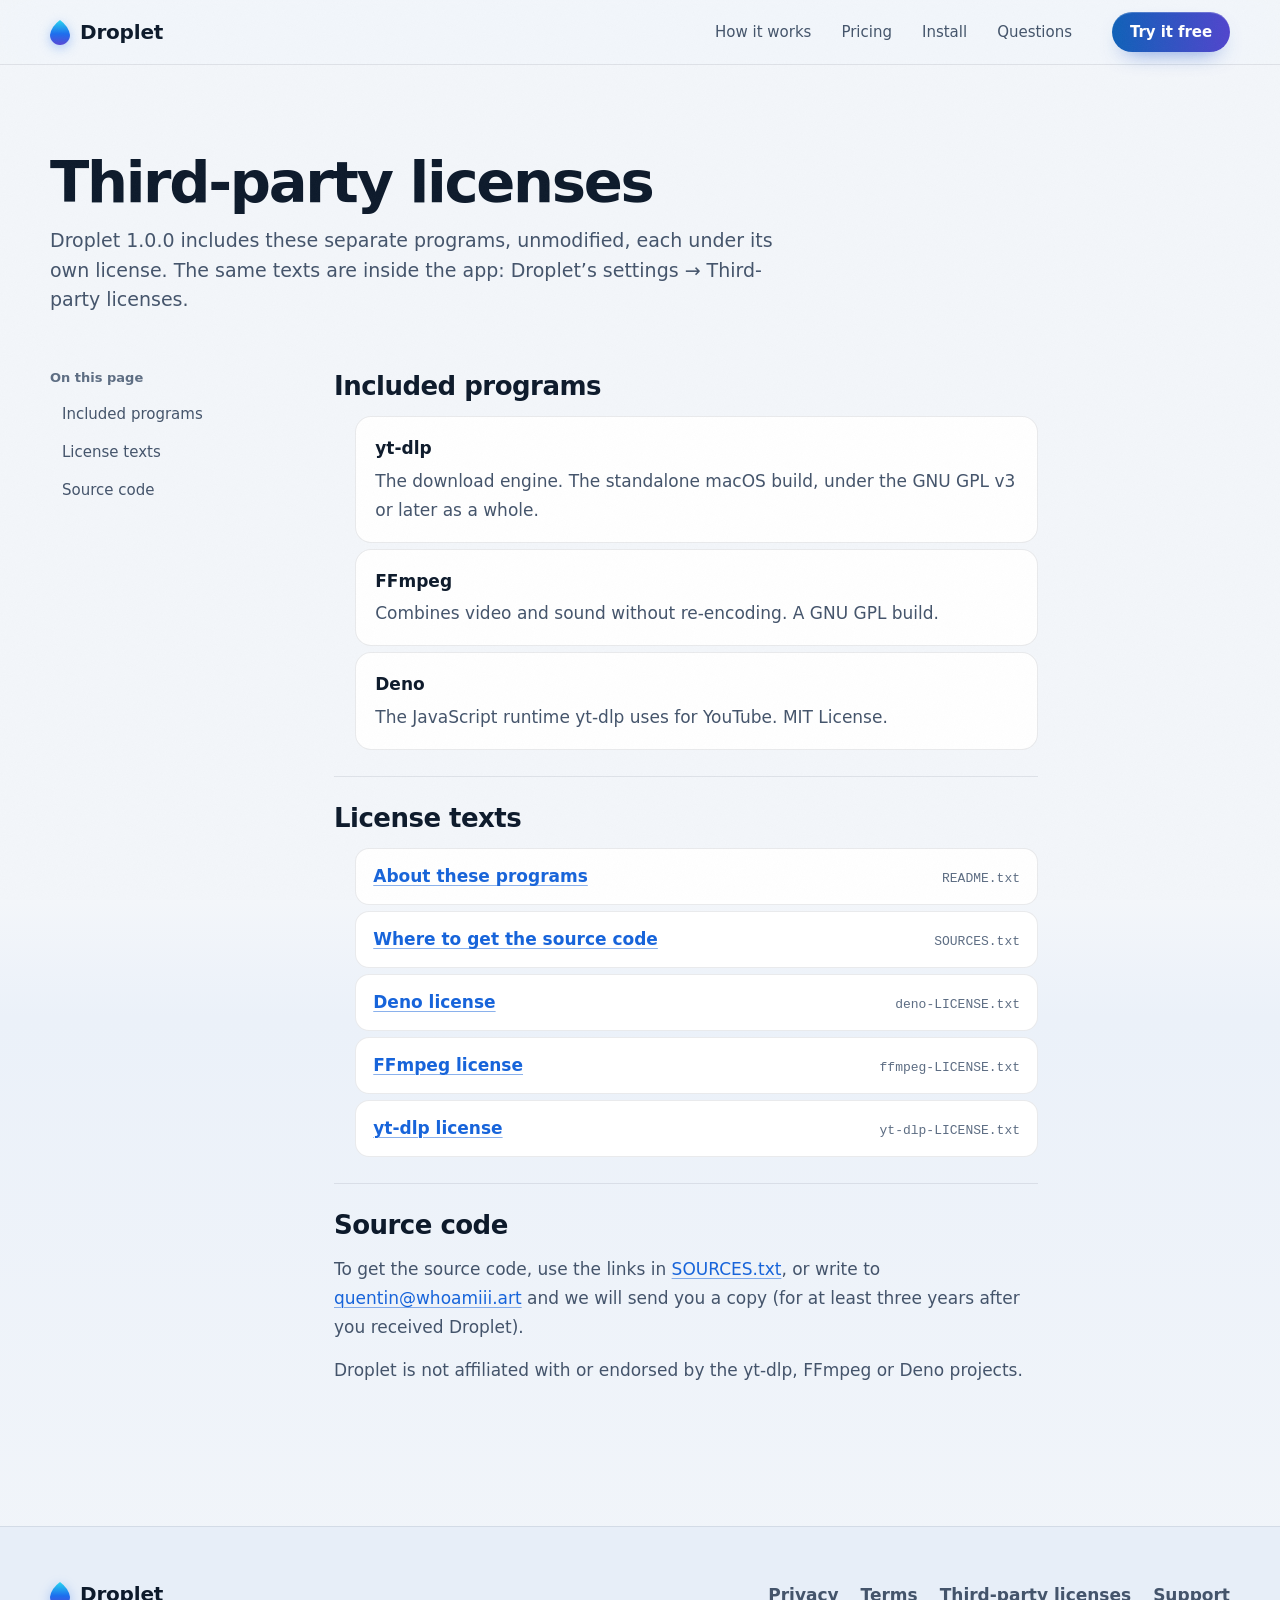
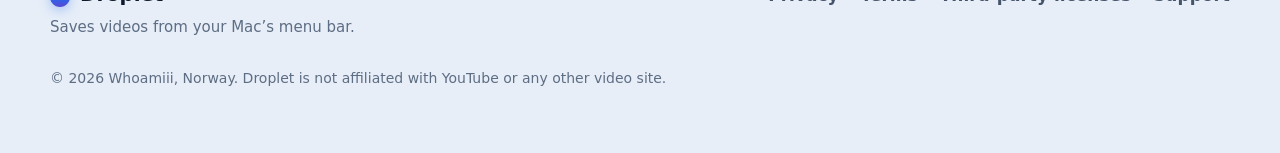
<file: droplet/licenses/index.html>
<!doctype html>
<html lang="en">
<head>
<meta charset="utf-8">
<meta name="viewport" content="width=device-width, initial-scale=1, viewport-fit=cover">
<title>Third-party licenses · Droplet</title>
<meta name="description" content="Droplet is a tiny menu-bar app for macOS that saves the video from a copied link as an MP4. Your first three saved videos are free.">
<meta name="color-scheme" content="light dark">
<meta name="theme-color" content="#f3f6fa" media="(prefers-color-scheme: light)">
<meta name="theme-color" content="#060c15" media="(prefers-color-scheme: dark)">
<meta property="og:type" content="website">
<meta property="og:title" content="Third-party licenses · Droplet">
<meta property="og:description" content="Droplet is a tiny menu-bar app for macOS that saves the video from a copied link as an MP4. Your first three saved videos are free.">
<link rel="canonical" href="https://whoamaiii.github.io/droplet/licenses/">
<meta property="og:url" content="https://whoamaiii.github.io/droplet/licenses/">
<meta property="og:image" content="https://whoamaiii.github.io/droplet/icon.png">
<link rel="icon" href="../favicon.svg" type="image/svg+xml">
<link rel="icon" href="../icon.png" type="image/png" sizes="1024x1024">
<link rel="apple-touch-icon" href="../icon.png">
<link rel="stylesheet" href="../style.css">
<script src="../site.js" defer></script>
</head>
<body class="page-legal">
<a class="skip" href="#main">Skip to content</a>

<header class="site-header">
  <div class="wrap header-row">
    <a class="brand" href=".././"><svg class="brand-drop" viewBox="0 0 100 125" aria-hidden="true" focusable="false"><use href="#i-drop" fill="url(#g-drop)"/></svg>Droplet</a>
    <nav class="site-nav" aria-label="Main">
      <a href=".././#how">How it works</a>
      <a href=".././#price">Pricing</a>
      <a href=".././#install">Install</a>
      <a href=".././#faq">Questions</a>
    </nav>
    <a class="btn btn-primary btn-small try-btn" href=".././#install">Try it free</a>
    <button class="btn btn-primary btn-small send-btn" type="button" data-send=".././">Send to my Mac</button>
  </div>
</header>
<main id="main" tabindex="-1">
<article class="doc wrap">
  <header class="doc-head">
    <h1>Third-party licenses</h1>
    <p class="doc-lead">Droplet 1.0.0 includes these separate programs, unmodified, each under its own license. The same texts are inside the app: Droplet’s settings → Third-party licenses.</p>
  </header>
  <div class="doc-layout">
    <nav class="doc-toc" aria-label="On this page">
      <h2>On this page</h2>
      <ol>
        <li><a href="#programs">Included programs</a></li>
        <li><a href="#texts">License texts</a></li>
        <li><a href="#source">Source code</a></li>
      </ol>
    </nav>
    <div class="doc-text">
      <section id="programs" aria-labelledby="programs-title">
        <h2 id="programs-title">Included programs</h2>
        <ul class="component-list">
          <li><b>yt-dlp</b><span>The download engine. The standalone macOS build, under the GNU GPL v3 or later as a whole.</span></li>
          <li><b>FFmpeg</b><span>Combines video and sound without re-encoding. A GNU GPL build.</span></li>
          <li><b>Deno</b><span>The JavaScript runtime yt-dlp uses for YouTube. MIT License.</span></li>
        </ul>
      </section>

      <section id="texts" aria-labelledby="texts-title">
        <h2 id="texts-title">License texts</h2>
        <ul class="file-list">
          <li><a href="README.txt">About these programs</a><span class="file-name">README.txt</span></li>
          <li><a href="SOURCES.txt">Where to get the source code</a><span class="file-name">SOURCES.txt</span></li>
          <li><a href="deno-LICENSE.txt">Deno license</a><span class="file-name">deno-LICENSE.txt</span></li>
          <li><a href="ffmpeg-LICENSE.txt">FFmpeg license</a><span class="file-name">ffmpeg-LICENSE.txt</span></li>
          <li><a href="yt-dlp-LICENSE.txt">yt-dlp license</a><span class="file-name">yt-dlp-LICENSE.txt</span></li>
        </ul>
      </section>

      <section id="source" aria-labelledby="source-title">
        <h2 id="source-title">Source code</h2>
        <p>To get the source code, use the links in <a href="SOURCES.txt">SOURCES.txt</a>, or write to <a href="mailto:quentin@whoamiii.art">quentin@whoamiii.art</a> and we will send you a copy (for at least three years after you received Droplet).</p>
        <p>Droplet is not affiliated with or endorsed by the yt-dlp, FFmpeg or Deno projects.</p>
      </section>
    </div>
  </div>
</article>

</main>
<footer class="site-footer">
  <div class="wrap footer-grid">
    <div class="footer-brand">
      <a class="brand" href=".././"><svg class="brand-drop" viewBox="0 0 100 125" aria-hidden="true" focusable="false"><use href="#i-drop" fill="url(#g-drop)"/></svg>Droplet</a>
      <p>Saves videos from your Mac’s menu bar.</p>
    </div>
    <nav class="footer-nav" aria-label="Legal and support">
      <a href="../privacy/">Privacy</a>
      <a href="../terms/">Terms</a>
      <a href="../licenses/">Third-party licenses</a>
      <a href="mailto:quentin@whoamiii.art">Support</a>
    </nav>
    <p class="footer-fine">&copy; 2026 Whoamiii, Norway. Droplet is not affiliated with YouTube or any other video site.</p>
  </div>
</footer>
<svg class="sprite" width="0" height="0" style="position:absolute" aria-hidden="true" focusable="false">
  <defs>
    <linearGradient id="g-drop" x1="0" y1="0" x2="0" y2="1">
      <stop offset="0" stop-color="#28d6f0"/><stop offset=".55" stop-color="#1c6eee"/><stop offset="1" stop-color="#5848d6"/>
    </linearGradient>
    <filter id="f-soft" x="-50%" y="-50%" width="200%" height="200%"><feGaussianBlur stdDeviation="2.4"/></filter>
  </defs>
  <!-- The droplet: the same curves as DropletShape in the app (Views.swift). -->
  <symbol id="i-drop" viewBox="0 0 100 125"><path d="M50 0Q6 32.5 0 75C0 102.6 22.4 125 50 125S100 102.6 100 75Q94 32.5 50 0Z"/></symbol>
  <symbol id="i-drop-circle" viewBox="0 0 24 24"><path fill-rule="evenodd" d="M1 12a11 11 0 1 0 22 0a11 11 0 1 0-22 0ZM12 6.38Q8.04 9.3 7.5 13.13C7.5 15.61 9.52 17.63 12 17.63S16.5 15.61 16.5 13.13Q15.96 9.3 12 6.38Z"/></symbol>
  <symbol id="i-check-circle" viewBox="0 0 24 24"><circle cx="12" cy="12" r="11" fill="currentColor"/><path d="M7.4 12.3l3.1 3.1 6.1-6.5" fill="none" stroke="#fff" stroke-width="2.3" stroke-linecap="round" stroke-linejoin="round"/></symbol>
  <symbol id="i-check" viewBox="0 0 24 24"><path d="M5 12.5l4.6 4.6L19 7.5" fill="none" stroke="currentColor" stroke-width="3.2" stroke-linecap="round" stroke-linejoin="round"/></symbol>
  <symbol id="i-link" viewBox="0 0 24 24"><g fill="none" stroke="currentColor" stroke-width="2.4" stroke-linecap="round"><path d="M10 14a4.5 4.5 0 0 0 6.4 0l3.2-3.2a4.5 4.5 0 0 0-6.4-6.4L11.6 6"/><path d="M14 10a4.5 4.5 0 0 0-6.4 0l-3.2 3.2a4.5 4.5 0 0 0 6.4 6.4l1.6-1.6"/></g></symbol>
  <symbol id="i-download" viewBox="0 0 24 24"><g fill="none" stroke="currentColor" stroke-width="2.6" stroke-linecap="round" stroke-linejoin="round"><path d="M12 3.5v12"/><path d="M6.5 10.5 12 16l5.5-5.5"/><path d="M5 20.5h14"/></g></symbol>
  <symbol id="i-power" viewBox="0 0 24 24"><g fill="none" stroke="currentColor" stroke-width="2.3" stroke-linecap="round"><path d="M12 3v8.5"/><path d="M7 5.8a8 8 0 1 0 10 0"/></g></symbol>
  <symbol id="i-gear" viewBox="0 0 24 24"><g fill="none" stroke="currentColor"><circle cx="12" cy="12" r="7.2" stroke-width="3.4" stroke-dasharray="2.85 2.8"/><circle cx="12" cy="12" r="5.6" stroke-width="2"/><circle cx="12" cy="12" r="2.1" stroke-width="2"/></g></symbol>
  <symbol id="i-sync" viewBox="0 0 24 24"><g fill="none" stroke="currentColor" stroke-width="2.2" stroke-linecap="round" stroke-linejoin="round"><path d="M19.5 9.5A8 8 0 0 0 5.2 7.6"/><path d="M4.5 14.5a8 8 0 0 0 14.3 1.9"/><path d="M19.8 4.5v5h-5"/><path d="M4.2 19.5v-5h5"/></g></symbol>
  <symbol id="i-film" viewBox="0 0 24 24"><g fill="none" stroke="currentColor" stroke-width="2" stroke-linecap="round" stroke-linejoin="round"><rect x="3" y="5" width="18" height="14" rx="3.5"/><path d="M10.2 9.4v5.2l4.4-2.6z"/></g></symbol>
  <symbol id="i-user-off" viewBox="0 0 24 24"><g fill="none" stroke="currentColor" stroke-width="2" stroke-linecap="round" stroke-linejoin="round"><circle cx="11" cy="8.5" r="3.5"/><path d="M4.5 19.5a6.5 6.5 0 0 1 10.4-5.2"/><path d="m16.5 15.5 4 4m0-4-4 4"/></g></symbol>
  <symbol id="i-circle-check" viewBox="0 0 24 24"><g fill="none" stroke="currentColor" stroke-width="2" stroke-linecap="round" stroke-linejoin="round"><circle cx="12" cy="12" r="9"/><path d="m8.3 12.2 2.6 2.6 4.9-5.1"/></g></symbol>
  <symbol id="i-laptop" viewBox="0 0 24 24"><g fill="none" stroke="currentColor" stroke-width="2" stroke-linecap="round" stroke-linejoin="round"><rect x="4.5" y="5" width="15" height="10.5" rx="2"/><path d="M2.5 19h19"/></g></symbol>
  <symbol id="i-copy" viewBox="0 0 24 24"><g fill="none" stroke="currentColor" stroke-width="2" stroke-linecap="round" stroke-linejoin="round"><rect x="8.5" y="8.5" width="12" height="12" rx="3"/><path d="M15.5 8.5v-2a3 3 0 0 0-3-3h-6a3 3 0 0 0-3 3v6a3 3 0 0 0 3 3h2"/></g></symbol>
  <symbol id="i-cursor" viewBox="0 0 24 24"><path d="M5 3v16l4-3.8 2.8 6 2.6-1.2-2.7-5.8H17z" fill="#fff" stroke="#111" stroke-width="1.3" stroke-linejoin="round"/></symbol>
  <symbol id="i-folder" viewBox="0 0 24 24"><path d="M3 7.5A2.5 2.5 0 0 1 5.5 5h3.6l2.2 2.2h7.2A2.5 2.5 0 0 1 21 9.7v7.8a2.5 2.5 0 0 1-2.5 2.5h-13A2.5 2.5 0 0 1 3 17.5z" fill="currentColor"/></symbol>
  <symbol id="i-pause" viewBox="0 0 24 24"><path d="M9 6.5v11M15 6.5v11" fill="none" stroke="currentColor" stroke-width="2.4" stroke-linecap="round"/></symbol>
  <symbol id="i-play" viewBox="0 0 24 24"><path d="M8.5 6.2v11.6a.8.8 0 0 0 1.2.7l9.3-5.8a.8.8 0 0 0 0-1.4L9.7 5.5a.8.8 0 0 0-1.2.7z" fill="currentColor"/></symbol>
  <symbol id="i-share" viewBox="0 0 24 24"><g fill="none" stroke="currentColor" stroke-width="2" stroke-linecap="round" stroke-linejoin="round"><path d="M12 3.5v11"/><path d="M8 7.5 12 3.5l4 4"/><path d="M8.5 10.5H7a2 2 0 0 0-2 2v6a2 2 0 0 0 2 2h10a2 2 0 0 0 2-2v-6a2 2 0 0 0-2-2h-1.5"/></g></symbol>
  <symbol id="i-down-circle" viewBox="0 0 24 24"><g fill="none" stroke="currentColor" stroke-width="2" stroke-linecap="round" stroke-linejoin="round"><circle cx="12" cy="12" r="9.5"/><path d="M12 7v9.5"/><path d="m8 12.8 4 4 4-4"/></g></symbol>
</svg>
</body>
</html>
</file>
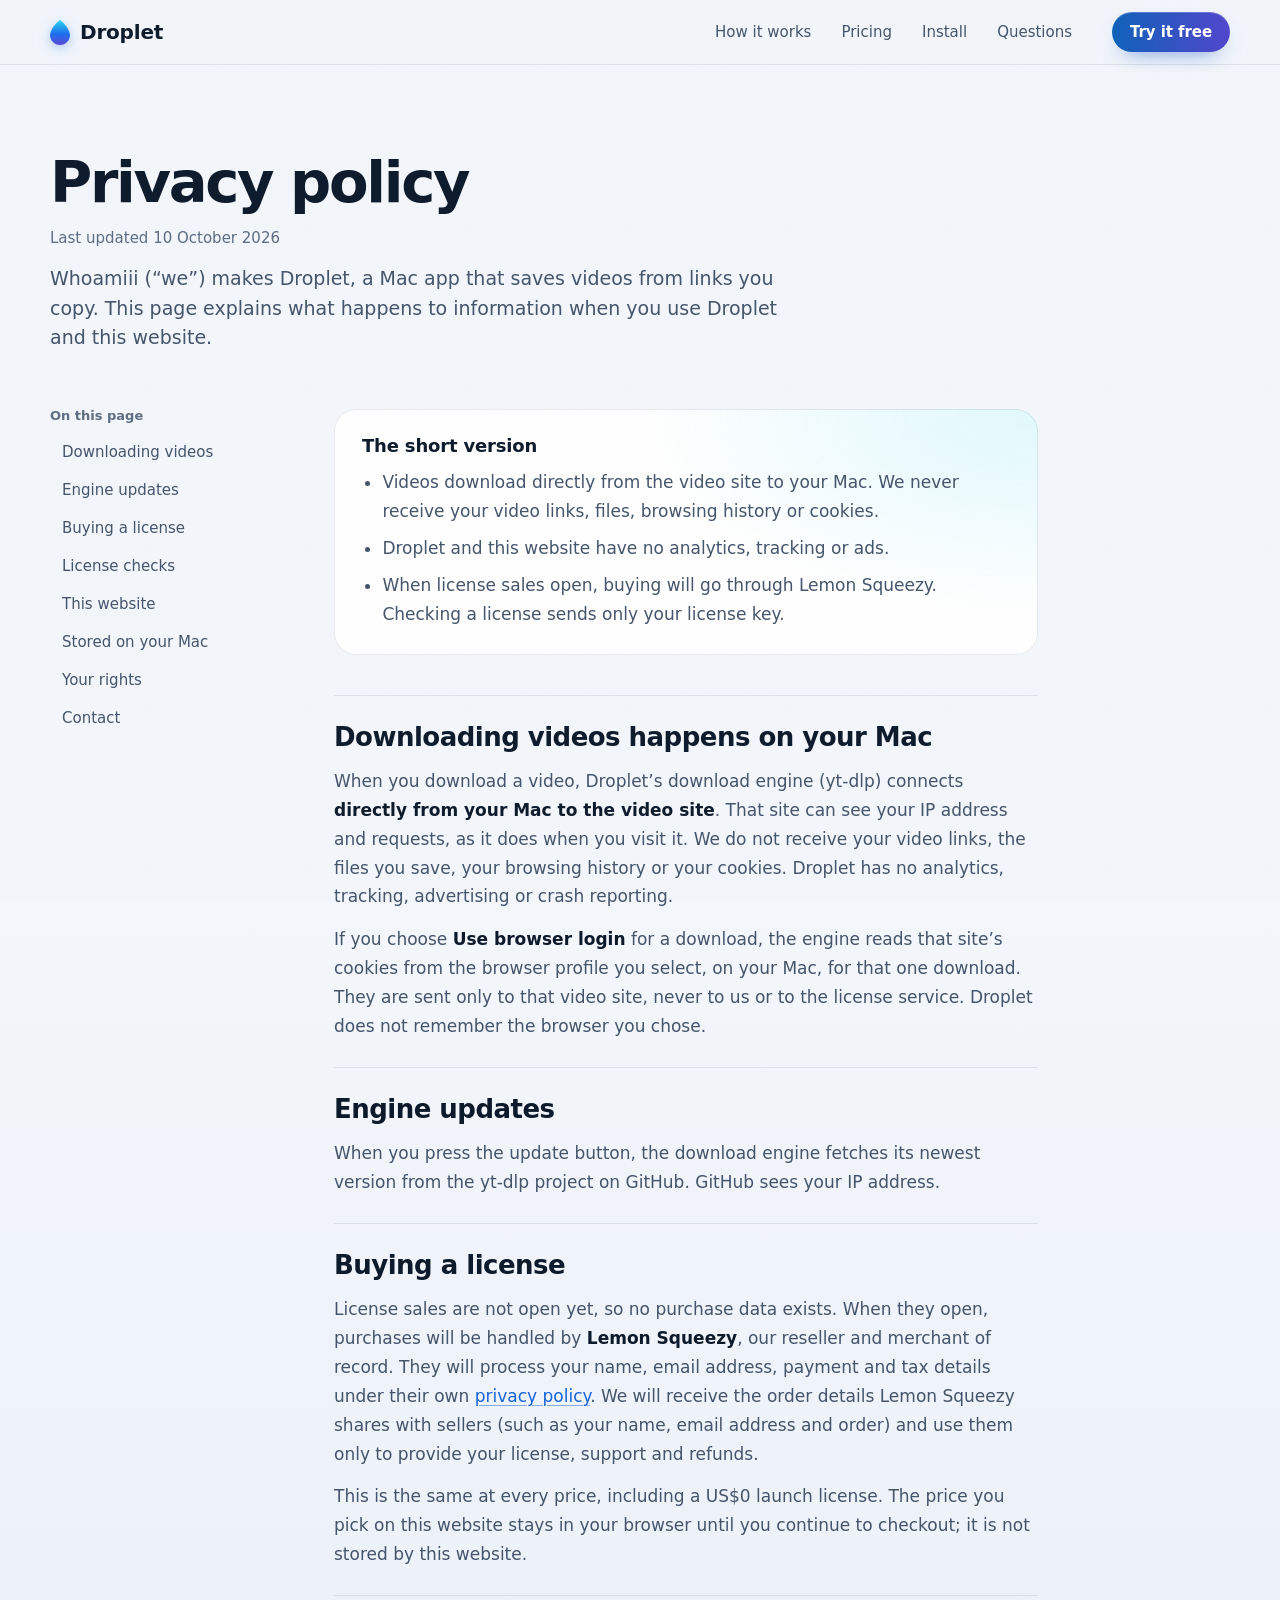
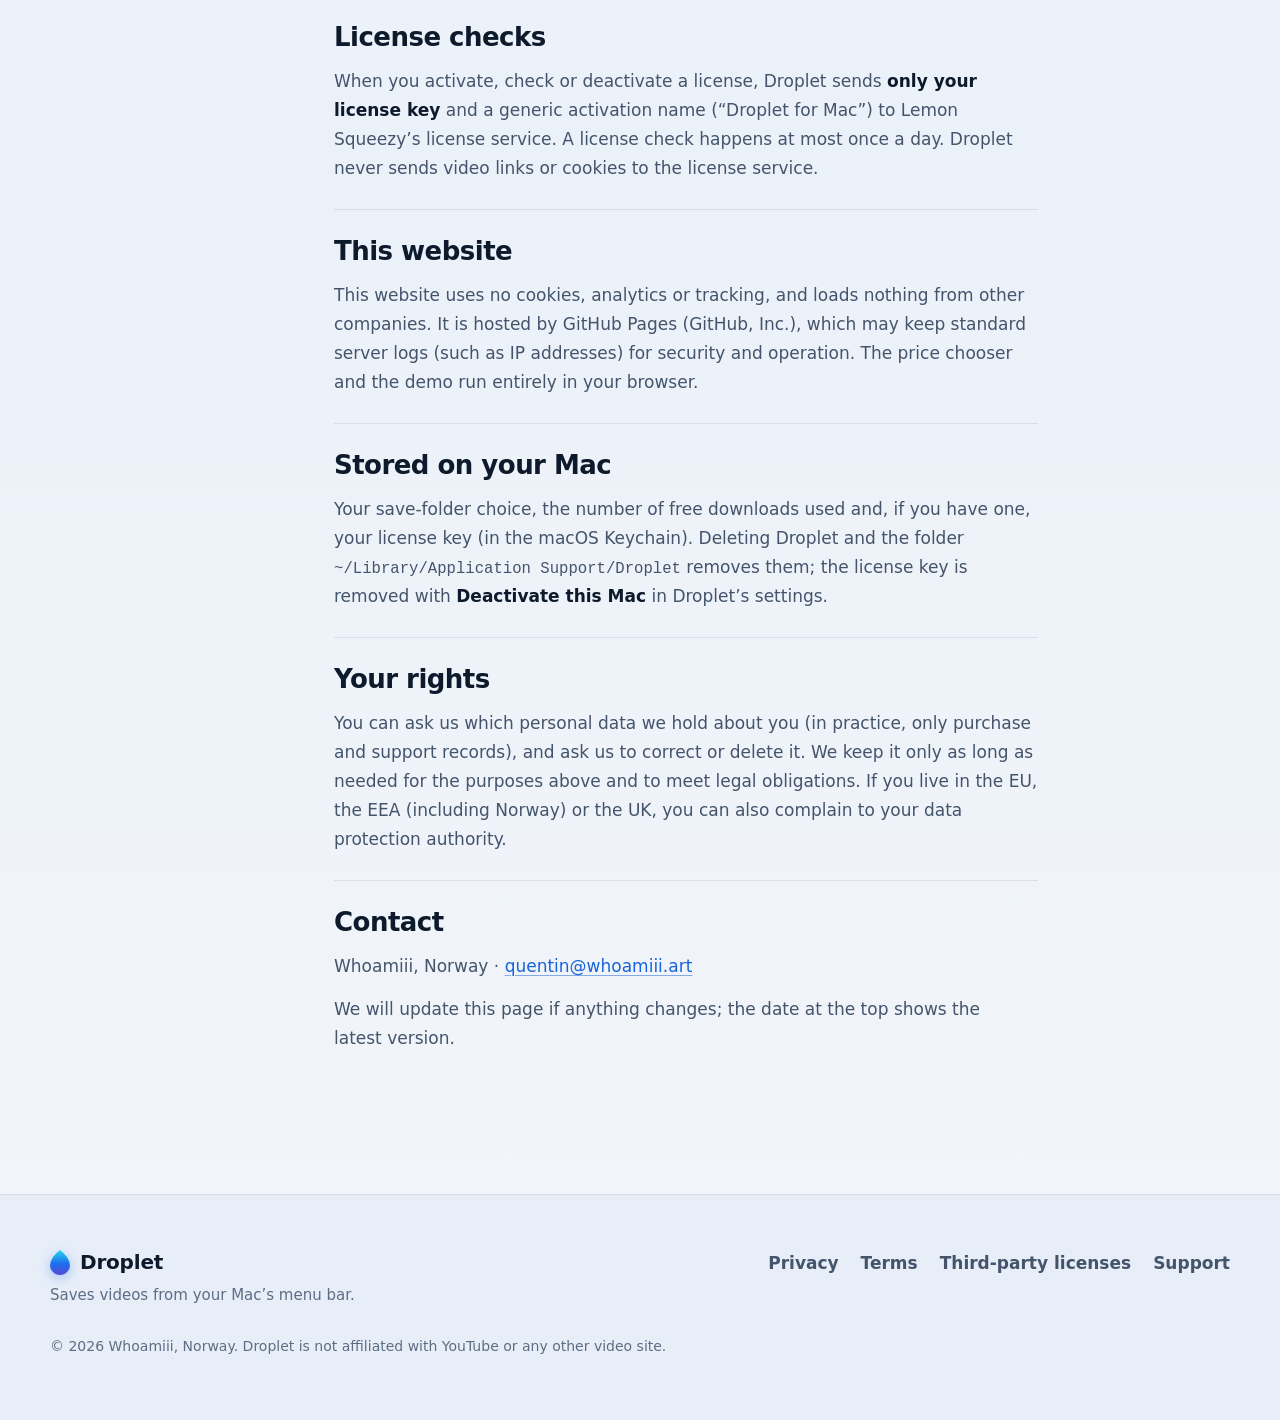
<file: droplet/privacy/index.html>
<!doctype html>
<html lang="en">
<head>
<meta charset="utf-8">
<meta name="viewport" content="width=device-width, initial-scale=1, viewport-fit=cover">
<title>Privacy policy · Droplet</title>
<meta name="description" content="Droplet is a tiny menu-bar app for macOS that saves the video from a copied link as an MP4. Your first three saved videos are free.">
<meta name="color-scheme" content="light dark">
<meta name="theme-color" content="#f3f6fa" media="(prefers-color-scheme: light)">
<meta name="theme-color" content="#060c15" media="(prefers-color-scheme: dark)">
<meta property="og:type" content="website">
<meta property="og:title" content="Privacy policy · Droplet">
<meta property="og:description" content="Droplet is a tiny menu-bar app for macOS that saves the video from a copied link as an MP4. Your first three saved videos are free.">
<link rel="canonical" href="https://whoamaiii.github.io/droplet/privacy/">
<meta property="og:url" content="https://whoamaiii.github.io/droplet/privacy/">
<meta property="og:image" content="https://whoamaiii.github.io/droplet/icon.png">
<link rel="icon" href="../favicon.svg" type="image/svg+xml">
<link rel="icon" href="../icon.png" type="image/png" sizes="1024x1024">
<link rel="apple-touch-icon" href="../icon.png">
<link rel="stylesheet" href="../style.css">
<script src="../site.js" defer></script>
</head>
<body class="page-legal">
<a class="skip" href="#main">Skip to content</a>

<header class="site-header">
  <div class="wrap header-row">
    <a class="brand" href=".././"><svg class="brand-drop" viewBox="0 0 100 125" aria-hidden="true" focusable="false"><use href="#i-drop" fill="url(#g-drop)"/></svg>Droplet</a>
    <nav class="site-nav" aria-label="Main">
      <a href=".././#how">How it works</a>
      <a href=".././#price">Pricing</a>
      <a href=".././#install">Install</a>
      <a href=".././#faq">Questions</a>
    </nav>
    <a class="btn btn-primary btn-small try-btn" href=".././#install">Try it free</a>
    <button class="btn btn-primary btn-small send-btn" type="button" data-send=".././">Send to my Mac</button>
  </div>
</header>
<main id="main" tabindex="-1">
<article class="doc wrap">
  <header class="doc-head">
    <h1>Privacy policy</h1>
    <p class="doc-meta">Last updated 10 October 2026</p>
    <p class="doc-lead">Whoamiii (“we”) makes Droplet, a Mac app that saves videos from links you copy. This page explains what happens to information when you use Droplet and this website.</p>
  </header>
  <div class="doc-layout">
    <nav class="doc-toc" aria-label="On this page">
      <h2>On this page</h2>
      <ol>
        <li><a href="#downloading">Downloading videos</a></li>
        <li><a href="#updates">Engine updates</a></li>
        <li><a href="#buying">Buying a license</a></li>
        <li><a href="#license-checks">License checks</a></li>
        <li><a href="#website">This website</a></li>
        <li><a href="#on-your-mac">Stored on your Mac</a></li>
        <li><a href="#rights">Your rights</a></li>
        <li><a href="#contact">Contact</a></li>
      </ol>
    </nav>
    <div class="doc-text">
      <div class="summary">
        <h2>The short version</h2>
        <ul>
          <li>Videos download directly from the video site to your Mac. We never receive your video links, files, browsing history or cookies.</li>
          <li>Droplet and this website have no analytics, tracking or ads.</li>
          <li>When license sales open, buying will go through Lemon Squeezy. Checking a license sends only your license key.</li>
        </ul>
      </div>

      <section id="downloading" aria-labelledby="downloading-title">
        <h2 id="downloading-title">Downloading videos happens on your Mac</h2>
        <p>When you download a video, Droplet’s download engine (yt-dlp) connects <strong>directly from your Mac to the video site</strong>. That site can see your IP address and requests, as it does when you visit it. We do not receive your video links, the files you save, your browsing history or your cookies. Droplet has no analytics, tracking, advertising or crash reporting.</p>
        <p>If you choose <strong>Use browser login</strong> for a download, the engine reads that site’s cookies from the browser profile you select, on your Mac, for that one download. They are sent only to that video site, never to us or to the license service. Droplet does not remember the browser you chose.</p>
      </section>

      <section id="updates" aria-labelledby="updates-title">
        <h2 id="updates-title">Engine updates</h2>
        <p>When you press the update button, the download engine fetches its newest version from the yt-dlp project on GitHub. GitHub sees your IP address.</p>
      </section>

      <section id="buying" aria-labelledby="buying-title">
        <h2 id="buying-title">Buying a license</h2>
        
        
        <p>License sales are not open yet, so no purchase data exists. When they open, purchases will be handled by <strong>Lemon Squeezy</strong>, our reseller and merchant of record. They will process your name, email address, payment and tax details under their own <a href="https://www.lemonsqueezy.com/privacy">privacy policy</a>. We will receive the order details Lemon Squeezy shares with sellers (such as your name, email address and order) and use them only to provide your license, support and refunds.</p>
        
        
        <p>This is the same at every price, including a US$0 launch license. The price you pick on this website stays in your browser until you continue to checkout; it is not stored by this website.</p>
        
      </section>

      <section id="license-checks" aria-labelledby="license-checks-title">
        <h2 id="license-checks-title">License checks</h2>
        <p>When you activate, check or deactivate a license, Droplet sends <strong>only your license key</strong> and a generic activation name (“Droplet for Mac”) to Lemon Squeezy’s license service. A license check happens at most once a day. Droplet never sends video links or cookies to the license service.</p>
      </section>

      <section id="website" aria-labelledby="website-title">
        <h2 id="website-title">This website</h2>
        <p>This website uses no cookies, analytics or tracking, and loads nothing from other companies. It is hosted by GitHub Pages (GitHub, Inc.), which may keep standard server logs (such as IP addresses) for security and operation. The price chooser and the demo run entirely in your browser.</p>
      </section>

      <section id="on-your-mac" aria-labelledby="on-your-mac-title">
        <h2 id="on-your-mac-title">Stored on your Mac</h2>
        <p>Your save-folder choice, the number of free downloads used and, if you have one, your license key (in the macOS Keychain). Deleting Droplet and the folder <code>~/Library/Application Support/Droplet</code> removes them; the license key is removed with <strong>Deactivate this Mac</strong> in Droplet’s settings.</p>
      </section>

      <section id="rights" aria-labelledby="rights-title">
        <h2 id="rights-title">Your rights</h2>
        <p>You can ask us which personal data we hold about you (in practice, only purchase and support records), and ask us to correct or delete it. We keep it only as long as needed for the purposes above and to meet legal obligations. If you live in the EU, the EEA (including Norway) or the UK, you can also complain to your data protection authority.</p>
      </section>

      <section id="contact" aria-labelledby="contact-title">
        <h2 id="contact-title">Contact</h2>
        <p>Whoamiii, Norway &middot; <a href="mailto:quentin@whoamiii.art">quentin@whoamiii.art</a></p>
        <p>We will update this page if anything changes; the date at the top shows the latest version.</p>
      </section>
    </div>
  </div>
</article>

</main>
<footer class="site-footer">
  <div class="wrap footer-grid">
    <div class="footer-brand">
      <a class="brand" href=".././"><svg class="brand-drop" viewBox="0 0 100 125" aria-hidden="true" focusable="false"><use href="#i-drop" fill="url(#g-drop)"/></svg>Droplet</a>
      <p>Saves videos from your Mac’s menu bar.</p>
    </div>
    <nav class="footer-nav" aria-label="Legal and support">
      <a href="../privacy/">Privacy</a>
      <a href="../terms/">Terms</a>
      <a href="../licenses/">Third-party licenses</a>
      <a href="mailto:quentin@whoamiii.art">Support</a>
    </nav>
    <p class="footer-fine">&copy; 2026 Whoamiii, Norway. Droplet is not affiliated with YouTube or any other video site.</p>
  </div>
</footer>
<svg class="sprite" width="0" height="0" style="position:absolute" aria-hidden="true" focusable="false">
  <defs>
    <linearGradient id="g-drop" x1="0" y1="0" x2="0" y2="1">
      <stop offset="0" stop-color="#28d6f0"/><stop offset=".55" stop-color="#1c6eee"/><stop offset="1" stop-color="#5848d6"/>
    </linearGradient>
    <filter id="f-soft" x="-50%" y="-50%" width="200%" height="200%"><feGaussianBlur stdDeviation="2.4"/></filter>
  </defs>
  <!-- The droplet: the same curves as DropletShape in the app (Views.swift). -->
  <symbol id="i-drop" viewBox="0 0 100 125"><path d="M50 0Q6 32.5 0 75C0 102.6 22.4 125 50 125S100 102.6 100 75Q94 32.5 50 0Z"/></symbol>
  <symbol id="i-drop-circle" viewBox="0 0 24 24"><path fill-rule="evenodd" d="M1 12a11 11 0 1 0 22 0a11 11 0 1 0-22 0ZM12 6.38Q8.04 9.3 7.5 13.13C7.5 15.61 9.52 17.63 12 17.63S16.5 15.61 16.5 13.13Q15.96 9.3 12 6.38Z"/></symbol>
  <symbol id="i-check-circle" viewBox="0 0 24 24"><circle cx="12" cy="12" r="11" fill="currentColor"/><path d="M7.4 12.3l3.1 3.1 6.1-6.5" fill="none" stroke="#fff" stroke-width="2.3" stroke-linecap="round" stroke-linejoin="round"/></symbol>
  <symbol id="i-check" viewBox="0 0 24 24"><path d="M5 12.5l4.6 4.6L19 7.5" fill="none" stroke="currentColor" stroke-width="3.2" stroke-linecap="round" stroke-linejoin="round"/></symbol>
  <symbol id="i-link" viewBox="0 0 24 24"><g fill="none" stroke="currentColor" stroke-width="2.4" stroke-linecap="round"><path d="M10 14a4.5 4.5 0 0 0 6.4 0l3.2-3.2a4.5 4.5 0 0 0-6.4-6.4L11.6 6"/><path d="M14 10a4.5 4.5 0 0 0-6.4 0l-3.2 3.2a4.5 4.5 0 0 0 6.4 6.4l1.6-1.6"/></g></symbol>
  <symbol id="i-download" viewBox="0 0 24 24"><g fill="none" stroke="currentColor" stroke-width="2.6" stroke-linecap="round" stroke-linejoin="round"><path d="M12 3.5v12"/><path d="M6.5 10.5 12 16l5.5-5.5"/><path d="M5 20.5h14"/></g></symbol>
  <symbol id="i-power" viewBox="0 0 24 24"><g fill="none" stroke="currentColor" stroke-width="2.3" stroke-linecap="round"><path d="M12 3v8.5"/><path d="M7 5.8a8 8 0 1 0 10 0"/></g></symbol>
  <symbol id="i-gear" viewBox="0 0 24 24"><g fill="none" stroke="currentColor"><circle cx="12" cy="12" r="7.2" stroke-width="3.4" stroke-dasharray="2.85 2.8"/><circle cx="12" cy="12" r="5.6" stroke-width="2"/><circle cx="12" cy="12" r="2.1" stroke-width="2"/></g></symbol>
  <symbol id="i-sync" viewBox="0 0 24 24"><g fill="none" stroke="currentColor" stroke-width="2.2" stroke-linecap="round" stroke-linejoin="round"><path d="M19.5 9.5A8 8 0 0 0 5.2 7.6"/><path d="M4.5 14.5a8 8 0 0 0 14.3 1.9"/><path d="M19.8 4.5v5h-5"/><path d="M4.2 19.5v-5h5"/></g></symbol>
  <symbol id="i-film" viewBox="0 0 24 24"><g fill="none" stroke="currentColor" stroke-width="2" stroke-linecap="round" stroke-linejoin="round"><rect x="3" y="5" width="18" height="14" rx="3.5"/><path d="M10.2 9.4v5.2l4.4-2.6z"/></g></symbol>
  <symbol id="i-user-off" viewBox="0 0 24 24"><g fill="none" stroke="currentColor" stroke-width="2" stroke-linecap="round" stroke-linejoin="round"><circle cx="11" cy="8.5" r="3.5"/><path d="M4.5 19.5a6.5 6.5 0 0 1 10.4-5.2"/><path d="m16.5 15.5 4 4m0-4-4 4"/></g></symbol>
  <symbol id="i-circle-check" viewBox="0 0 24 24"><g fill="none" stroke="currentColor" stroke-width="2" stroke-linecap="round" stroke-linejoin="round"><circle cx="12" cy="12" r="9"/><path d="m8.3 12.2 2.6 2.6 4.9-5.1"/></g></symbol>
  <symbol id="i-laptop" viewBox="0 0 24 24"><g fill="none" stroke="currentColor" stroke-width="2" stroke-linecap="round" stroke-linejoin="round"><rect x="4.5" y="5" width="15" height="10.5" rx="2"/><path d="M2.5 19h19"/></g></symbol>
  <symbol id="i-copy" viewBox="0 0 24 24"><g fill="none" stroke="currentColor" stroke-width="2" stroke-linecap="round" stroke-linejoin="round"><rect x="8.5" y="8.5" width="12" height="12" rx="3"/><path d="M15.5 8.5v-2a3 3 0 0 0-3-3h-6a3 3 0 0 0-3 3v6a3 3 0 0 0 3 3h2"/></g></symbol>
  <symbol id="i-cursor" viewBox="0 0 24 24"><path d="M5 3v16l4-3.8 2.8 6 2.6-1.2-2.7-5.8H17z" fill="#fff" stroke="#111" stroke-width="1.3" stroke-linejoin="round"/></symbol>
  <symbol id="i-folder" viewBox="0 0 24 24"><path d="M3 7.5A2.5 2.5 0 0 1 5.5 5h3.6l2.2 2.2h7.2A2.5 2.5 0 0 1 21 9.7v7.8a2.5 2.5 0 0 1-2.5 2.5h-13A2.5 2.5 0 0 1 3 17.5z" fill="currentColor"/></symbol>
  <symbol id="i-pause" viewBox="0 0 24 24"><path d="M9 6.5v11M15 6.5v11" fill="none" stroke="currentColor" stroke-width="2.4" stroke-linecap="round"/></symbol>
  <symbol id="i-play" viewBox="0 0 24 24"><path d="M8.5 6.2v11.6a.8.8 0 0 0 1.2.7l9.3-5.8a.8.8 0 0 0 0-1.4L9.7 5.5a.8.8 0 0 0-1.2.7z" fill="currentColor"/></symbol>
  <symbol id="i-share" viewBox="0 0 24 24"><g fill="none" stroke="currentColor" stroke-width="2" stroke-linecap="round" stroke-linejoin="round"><path d="M12 3.5v11"/><path d="M8 7.5 12 3.5l4 4"/><path d="M8.5 10.5H7a2 2 0 0 0-2 2v6a2 2 0 0 0 2 2h10a2 2 0 0 0 2-2v-6a2 2 0 0 0-2-2h-1.5"/></g></symbol>
  <symbol id="i-down-circle" viewBox="0 0 24 24"><g fill="none" stroke="currentColor" stroke-width="2" stroke-linecap="round" stroke-linejoin="round"><circle cx="12" cy="12" r="9.5"/><path d="M12 7v9.5"/><path d="m8 12.8 4 4 4-4"/></g></symbol>
</svg>
</body>
</html>
</file>
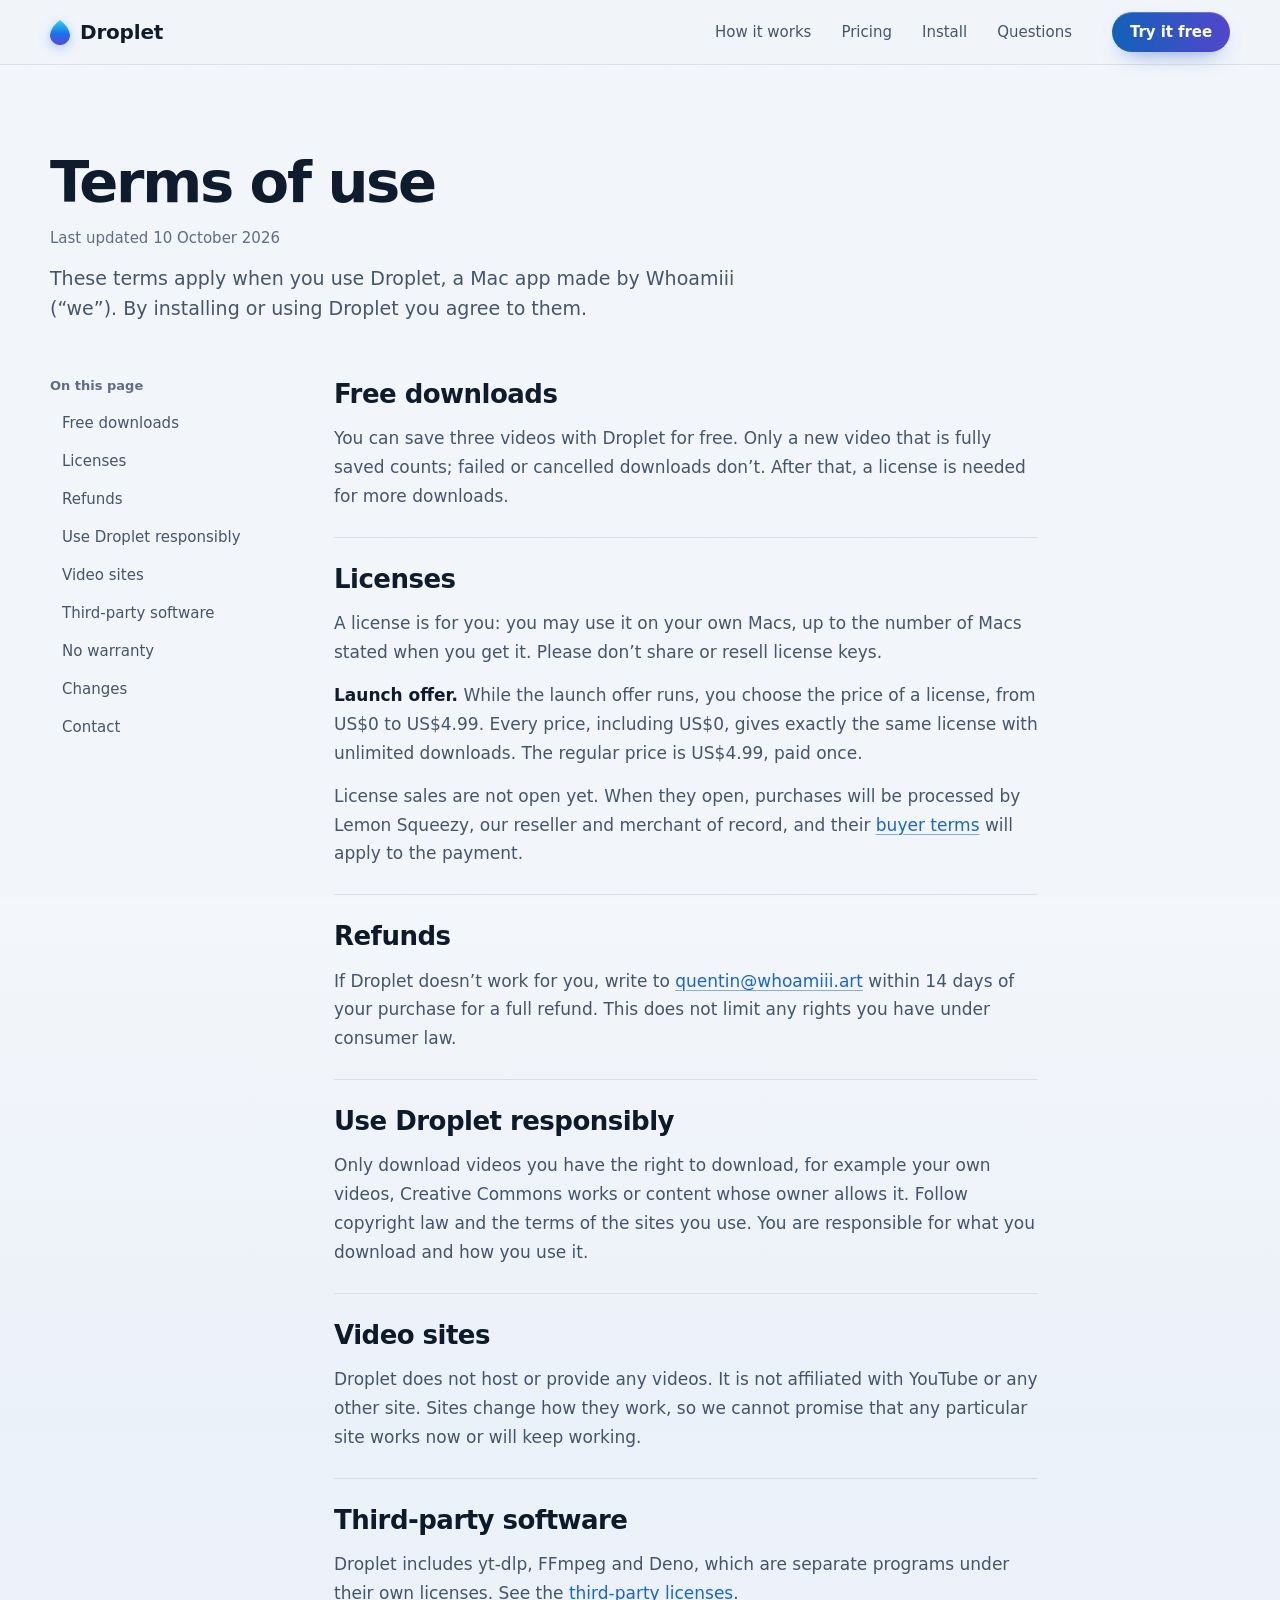
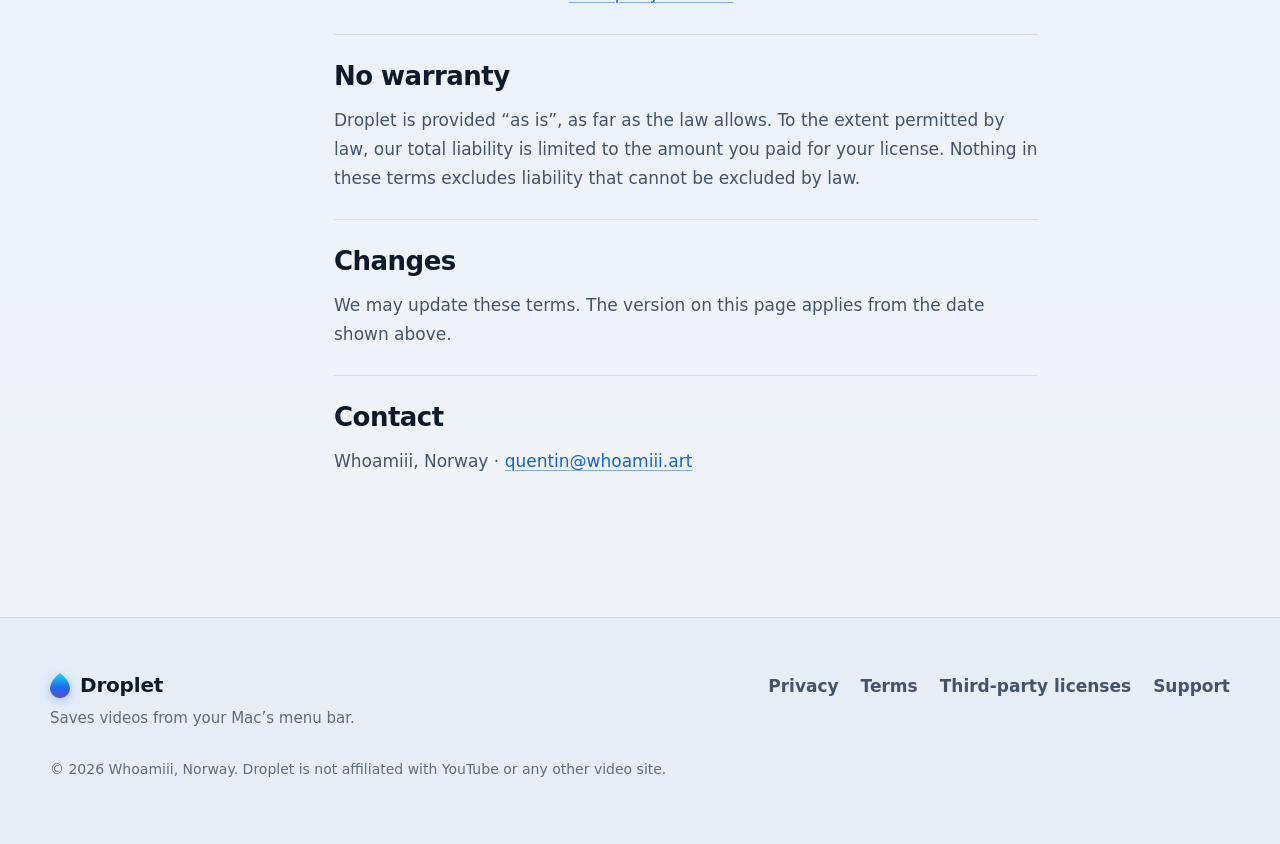
<file: droplet/terms/index.html>
<!doctype html>
<html lang="en">
<head>
<meta charset="utf-8">
<meta name="viewport" content="width=device-width, initial-scale=1, viewport-fit=cover">
<title>Terms of use · Droplet</title>
<meta name="description" content="Droplet is a tiny menu-bar app for macOS that saves the video from a copied link as an MP4. Your first three saved videos are free.">
<meta name="color-scheme" content="light dark">
<meta name="theme-color" content="#f3f6fa" media="(prefers-color-scheme: light)">
<meta name="theme-color" content="#060c15" media="(prefers-color-scheme: dark)">
<meta property="og:type" content="website">
<meta property="og:title" content="Terms of use · Droplet">
<meta property="og:description" content="Droplet is a tiny menu-bar app for macOS that saves the video from a copied link as an MP4. Your first three saved videos are free.">
<link rel="canonical" href="https://whoamaiii.github.io/droplet/terms/">
<meta property="og:url" content="https://whoamaiii.github.io/droplet/terms/">
<meta property="og:image" content="https://whoamaiii.github.io/droplet/icon.png">
<link rel="icon" href="../favicon.svg" type="image/svg+xml">
<link rel="icon" href="../icon.png" type="image/png" sizes="1024x1024">
<link rel="apple-touch-icon" href="../icon.png">
<link rel="stylesheet" href="../style.css">
<script src="../site.js" defer></script>
</head>
<body class="page-legal">
<a class="skip" href="#main">Skip to content</a>

<header class="site-header">
  <div class="wrap header-row">
    <a class="brand" href=".././"><svg class="brand-drop" viewBox="0 0 100 125" aria-hidden="true" focusable="false"><use href="#i-drop" fill="url(#g-drop)"/></svg>Droplet</a>
    <nav class="site-nav" aria-label="Main">
      <a href=".././#how">How it works</a>
      <a href=".././#price">Pricing</a>
      <a href=".././#install">Install</a>
      <a href=".././#faq">Questions</a>
    </nav>
    <a class="btn btn-primary btn-small try-btn" href=".././#install">Try it free</a>
    <button class="btn btn-primary btn-small send-btn" type="button" data-send=".././">Send to my Mac</button>
  </div>
</header>
<main id="main" tabindex="-1">
<article class="doc wrap">
  <header class="doc-head">
    <h1>Terms of use</h1>
    <p class="doc-meta">Last updated 10 October 2026</p>
    <p class="doc-lead">These terms apply when you use Droplet, a Mac app made by Whoamiii (“we”). By installing or using Droplet you agree to them.</p>
  </header>
  <div class="doc-layout">
    <nav class="doc-toc" aria-label="On this page">
      <h2>On this page</h2>
      <ol>
        <li><a href="#free">Free downloads</a></li>
        <li><a href="#licenses">Licenses</a></li>
        <li><a href="#refunds">Refunds</a></li>
        <li><a href="#responsible">Use Droplet responsibly</a></li>
        <li><a href="#sites">Video sites</a></li>
        <li><a href="#third-party">Third-party software</a></li>
        <li><a href="#warranty">No warranty</a></li>
        <li><a href="#changes">Changes</a></li>
        <li><a href="#contact">Contact</a></li>
      </ol>
    </nav>
    <div class="doc-text">
      <section id="free" aria-labelledby="free-title">
        <h2 id="free-title">Free downloads</h2>
        <p>You can save three videos with Droplet for free. Only a new video that is fully saved counts; failed or cancelled downloads don’t. After that, a license is needed for more downloads.</p>
      </section>

      <section id="licenses" aria-labelledby="licenses-title">
        <h2 id="licenses-title">Licenses</h2>
        <p>A license is for you: you may use it on your own Macs, up to the number of Macs stated when you get it. Please don’t share or resell license keys.</p>
        
        <p><strong>Launch offer.</strong> While the launch offer runs, you choose the price of a license, from US$0 to US$4.99. Every price, including US$0, gives exactly the same license with unlimited downloads. The regular price is US$4.99, paid once.</p>
        
        
        
        <p>License sales are not open yet. When they open, purchases will be processed by Lemon Squeezy, our reseller and merchant of record, and their <a href="https://www.lemonsqueezy.com/buyer-terms">buyer terms</a> will apply to the payment.</p>
        
      </section>

      <section id="refunds" aria-labelledby="refunds-title">
        <h2 id="refunds-title">Refunds</h2>
        <p>If Droplet doesn’t work for you, write to <a href="mailto:quentin@whoamiii.art">quentin@whoamiii.art</a> within 14 days of your purchase for a full refund. This does not limit any rights you have under consumer law.</p>
      </section>

      <section id="responsible" aria-labelledby="responsible-title">
        <h2 id="responsible-title">Use Droplet responsibly</h2>
        <p>Only download videos you have the right to download, for example your own videos, Creative Commons works or content whose owner allows it. Follow copyright law and the terms of the sites you use. You are responsible for what you download and how you use it.</p>
      </section>

      <section id="sites" aria-labelledby="sites-title">
        <h2 id="sites-title">Video sites</h2>
        <p>Droplet does not host or provide any videos. It is not affiliated with YouTube or any other site. Sites change how they work, so we cannot promise that any particular site works now or will keep working.</p>
      </section>

      <section id="third-party" aria-labelledby="third-party-title">
        <h2 id="third-party-title">Third-party software</h2>
        <p>Droplet includes yt-dlp, FFmpeg and Deno, which are separate programs under their own licenses. See the <a href="../licenses/">third-party licenses</a>.</p>
      </section>

      <section id="warranty" aria-labelledby="warranty-title">
        <h2 id="warranty-title">No warranty</h2>
        <p>Droplet is provided “as is”, as far as the law allows. To the extent permitted by law, our total liability is limited to the amount you paid for your license. Nothing in these terms excludes liability that cannot be excluded by law.</p>
      </section>

      <section id="changes" aria-labelledby="changes-title">
        <h2 id="changes-title">Changes</h2>
        <p>We may update these terms. The version on this page applies from the date shown above.</p>
      </section>

      <section id="contact" aria-labelledby="contact-title">
        <h2 id="contact-title">Contact</h2>
        <p>Whoamiii, Norway &middot; <a href="mailto:quentin@whoamiii.art">quentin@whoamiii.art</a></p>
      </section>
    </div>
  </div>
</article>

</main>
<footer class="site-footer">
  <div class="wrap footer-grid">
    <div class="footer-brand">
      <a class="brand" href=".././"><svg class="brand-drop" viewBox="0 0 100 125" aria-hidden="true" focusable="false"><use href="#i-drop" fill="url(#g-drop)"/></svg>Droplet</a>
      <p>Saves videos from your Mac’s menu bar.</p>
    </div>
    <nav class="footer-nav" aria-label="Legal and support">
      <a href="../privacy/">Privacy</a>
      <a href="../terms/">Terms</a>
      <a href="../licenses/">Third-party licenses</a>
      <a href="mailto:quentin@whoamiii.art">Support</a>
    </nav>
    <p class="footer-fine">&copy; 2026 Whoamiii, Norway. Droplet is not affiliated with YouTube or any other video site.</p>
  </div>
</footer>
<svg class="sprite" width="0" height="0" style="position:absolute" aria-hidden="true" focusable="false">
  <defs>
    <linearGradient id="g-drop" x1="0" y1="0" x2="0" y2="1">
      <stop offset="0" stop-color="#28d6f0"/><stop offset=".55" stop-color="#1c6eee"/><stop offset="1" stop-color="#5848d6"/>
    </linearGradient>
    <filter id="f-soft" x="-50%" y="-50%" width="200%" height="200%"><feGaussianBlur stdDeviation="2.4"/></filter>
  </defs>
  <!-- The droplet: the same curves as DropletShape in the app (Views.swift). -->
  <symbol id="i-drop" viewBox="0 0 100 125"><path d="M50 0Q6 32.5 0 75C0 102.6 22.4 125 50 125S100 102.6 100 75Q94 32.5 50 0Z"/></symbol>
  <symbol id="i-drop-circle" viewBox="0 0 24 24"><path fill-rule="evenodd" d="M1 12a11 11 0 1 0 22 0a11 11 0 1 0-22 0ZM12 6.38Q8.04 9.3 7.5 13.13C7.5 15.61 9.52 17.63 12 17.63S16.5 15.61 16.5 13.13Q15.96 9.3 12 6.38Z"/></symbol>
  <symbol id="i-check-circle" viewBox="0 0 24 24"><circle cx="12" cy="12" r="11" fill="currentColor"/><path d="M7.4 12.3l3.1 3.1 6.1-6.5" fill="none" stroke="#fff" stroke-width="2.3" stroke-linecap="round" stroke-linejoin="round"/></symbol>
  <symbol id="i-check" viewBox="0 0 24 24"><path d="M5 12.5l4.6 4.6L19 7.5" fill="none" stroke="currentColor" stroke-width="3.2" stroke-linecap="round" stroke-linejoin="round"/></symbol>
  <symbol id="i-link" viewBox="0 0 24 24"><g fill="none" stroke="currentColor" stroke-width="2.4" stroke-linecap="round"><path d="M10 14a4.5 4.5 0 0 0 6.4 0l3.2-3.2a4.5 4.5 0 0 0-6.4-6.4L11.6 6"/><path d="M14 10a4.5 4.5 0 0 0-6.4 0l-3.2 3.2a4.5 4.5 0 0 0 6.4 6.4l1.6-1.6"/></g></symbol>
  <symbol id="i-download" viewBox="0 0 24 24"><g fill="none" stroke="currentColor" stroke-width="2.6" stroke-linecap="round" stroke-linejoin="round"><path d="M12 3.5v12"/><path d="M6.5 10.5 12 16l5.5-5.5"/><path d="M5 20.5h14"/></g></symbol>
  <symbol id="i-power" viewBox="0 0 24 24"><g fill="none" stroke="currentColor" stroke-width="2.3" stroke-linecap="round"><path d="M12 3v8.5"/><path d="M7 5.8a8 8 0 1 0 10 0"/></g></symbol>
  <symbol id="i-gear" viewBox="0 0 24 24"><g fill="none" stroke="currentColor"><circle cx="12" cy="12" r="7.2" stroke-width="3.4" stroke-dasharray="2.85 2.8"/><circle cx="12" cy="12" r="5.6" stroke-width="2"/><circle cx="12" cy="12" r="2.1" stroke-width="2"/></g></symbol>
  <symbol id="i-sync" viewBox="0 0 24 24"><g fill="none" stroke="currentColor" stroke-width="2.2" stroke-linecap="round" stroke-linejoin="round"><path d="M19.5 9.5A8 8 0 0 0 5.2 7.6"/><path d="M4.5 14.5a8 8 0 0 0 14.3 1.9"/><path d="M19.8 4.5v5h-5"/><path d="M4.2 19.5v-5h5"/></g></symbol>
  <symbol id="i-film" viewBox="0 0 24 24"><g fill="none" stroke="currentColor" stroke-width="2" stroke-linecap="round" stroke-linejoin="round"><rect x="3" y="5" width="18" height="14" rx="3.5"/><path d="M10.2 9.4v5.2l4.4-2.6z"/></g></symbol>
  <symbol id="i-user-off" viewBox="0 0 24 24"><g fill="none" stroke="currentColor" stroke-width="2" stroke-linecap="round" stroke-linejoin="round"><circle cx="11" cy="8.5" r="3.5"/><path d="M4.5 19.5a6.5 6.5 0 0 1 10.4-5.2"/><path d="m16.5 15.5 4 4m0-4-4 4"/></g></symbol>
  <symbol id="i-circle-check" viewBox="0 0 24 24"><g fill="none" stroke="currentColor" stroke-width="2" stroke-linecap="round" stroke-linejoin="round"><circle cx="12" cy="12" r="9"/><path d="m8.3 12.2 2.6 2.6 4.9-5.1"/></g></symbol>
  <symbol id="i-laptop" viewBox="0 0 24 24"><g fill="none" stroke="currentColor" stroke-width="2" stroke-linecap="round" stroke-linejoin="round"><rect x="4.5" y="5" width="15" height="10.5" rx="2"/><path d="M2.5 19h19"/></g></symbol>
  <symbol id="i-copy" viewBox="0 0 24 24"><g fill="none" stroke="currentColor" stroke-width="2" stroke-linecap="round" stroke-linejoin="round"><rect x="8.5" y="8.5" width="12" height="12" rx="3"/><path d="M15.5 8.5v-2a3 3 0 0 0-3-3h-6a3 3 0 0 0-3 3v6a3 3 0 0 0 3 3h2"/></g></symbol>
  <symbol id="i-cursor" viewBox="0 0 24 24"><path d="M5 3v16l4-3.8 2.8 6 2.6-1.2-2.7-5.8H17z" fill="#fff" stroke="#111" stroke-width="1.3" stroke-linejoin="round"/></symbol>
  <symbol id="i-folder" viewBox="0 0 24 24"><path d="M3 7.5A2.5 2.5 0 0 1 5.5 5h3.6l2.2 2.2h7.2A2.5 2.5 0 0 1 21 9.7v7.8a2.5 2.5 0 0 1-2.5 2.5h-13A2.5 2.5 0 0 1 3 17.5z" fill="currentColor"/></symbol>
  <symbol id="i-pause" viewBox="0 0 24 24"><path d="M9 6.5v11M15 6.5v11" fill="none" stroke="currentColor" stroke-width="2.4" stroke-linecap="round"/></symbol>
  <symbol id="i-play" viewBox="0 0 24 24"><path d="M8.5 6.2v11.6a.8.8 0 0 0 1.2.7l9.3-5.8a.8.8 0 0 0 0-1.4L9.7 5.5a.8.8 0 0 0-1.2.7z" fill="currentColor"/></symbol>
  <symbol id="i-share" viewBox="0 0 24 24"><g fill="none" stroke="currentColor" stroke-width="2" stroke-linecap="round" stroke-linejoin="round"><path d="M12 3.5v11"/><path d="M8 7.5 12 3.5l4 4"/><path d="M8.5 10.5H7a2 2 0 0 0-2 2v6a2 2 0 0 0 2 2h10a2 2 0 0 0 2-2v-6a2 2 0 0 0-2-2h-1.5"/></g></symbol>
  <symbol id="i-down-circle" viewBox="0 0 24 24"><g fill="none" stroke="currentColor" stroke-width="2" stroke-linecap="round" stroke-linejoin="round"><circle cx="12" cy="12" r="9.5"/><path d="M12 7v9.5"/><path d="m8 12.8 4 4 4-4"/></g></symbol>
</svg>
</body>
</html>
</file>
<file: droplet/style.css>
/* Droplet website. Plain CSS, no framework and no web fonts: the Mac's own
   system font, and the colours of the app icon's drop (cyan, blue, indigo). */

:root {
  color-scheme: light dark;
  --bg: #f3f6fa;
  --bg-tint: #e7eef8;
  --surface: #ffffff;
  --surface-soft: #f8fafd;
  --ink: #0d1a2b;
  --ink-2: #44546b;
  --ink-3: #5d6d83;
  --line: rgb(13 26 43 / 0.09);
  --line-strong: rgb(13 26 43 / 0.17);
  --accent: #1764da;
  --accent-strong: #0f4fb0;
  --accent-soft: rgb(23 100 218 / 0.09);
  --cta-from: #0f61b8;
  --cta-to: #5145cd;
  --drop-1: #28d6f0;
  --drop-2: #1c6eee;
  --drop-3: #5848d6;
  --title-from: #1c6eee;
  --title-to: #5848d6;
  --ok: #0e7a4f;
  --error: #b42318;
  --error-soft: rgb(180 35 24 / 0.08);
  --shadow: 216 64% 22%;
  --code-bg: #0b1626;
  --code-ink: #e6eef8;
  --menubar: rgb(255 255 255 / 0.4);
  --menubar-ink: rgb(13 26 43 / 0.86);
  --menubar-faint: rgb(13 26 43 / 0.2);
  --wallpaper:
    radial-gradient(130% 60% at 88% -6%, rgb(255 255 255 / 0.62), transparent 62%),
    radial-gradient(80% 55% at 0% 104%, rgb(88 72 214 / 0.62), transparent 72%),
    linear-gradient(172deg, #c4ecf8 0%, #69b6ee 34%, #2b69d3 68%, #3b2fa2 100%);
  --font: -apple-system, BlinkMacSystemFont, "Segoe UI", system-ui, Roboto, "Helvetica Neue", Arial, sans-serif;
  --font-rounded: ui-rounded, "SF Pro Rounded", -apple-system, BlinkMacSystemFont, "Segoe UI", system-ui, sans-serif;
  --font-mono: ui-monospace, "SF Mono", SFMono-Regular, Menlo, Consolas, monospace;
  --r-panel: 28px;
  --r-tile: 24px;
  --r-field: 16px;
  --gutter: clamp(20px, 5vw, 48px);
  --header-h: 64px;
  --ease: cubic-bezier(0.16, 1, 0.3, 1);
  --spring: cubic-bezier(0.34, 1.5, 0.64, 1);
  --spring-soft: cubic-bezier(0.3, 1.35, 0.5, 1);
  --fall: cubic-bezier(0.55, 0, 1, 0.45);
  --bg-mid: #ebf1f9;
  --grain-opacity: 0.03;
  --aurora-a: rgb(40 214 240 / 0.32);
  --aurora-b: rgb(28 110 238 / 0.2);
  --aurora-c: rgb(88 72 214 / 0.2);
  --vignette: rgb(13 26 43 / 0.05);
  --spot: rgb(40 214 240 / 0.16);
  --water-opacity: 0.55;
  --closing-bg:
    radial-gradient(70% 60% at 50% 0%, rgb(40 214 240 / 0.45), transparent 70%),
    radial-gradient(60% 70% at 100% 100%, rgb(88 72 214 / 0.55), transparent 70%),
    linear-gradient(170deg, #1d6bd2 0%, #1a52c2 50%, #3a2ea6 100%);
}

@media (prefers-color-scheme: dark) {
  :root {
    --bg: #060c15;
    --bg-tint: #0a1422;
    --surface: #0f1b2c;
    --surface-soft: #0c1726;
    --ink: #e8eef6;
    --ink-2: #a9b8cb;
    --ink-3: #8b9bb0;
    --line: rgb(232 238 246 / 0.09);
    --line-strong: rgb(232 238 246 / 0.17);
    --accent: #5aa6ff;
    --accent-strong: #8cc2ff;
    --accent-soft: rgb(90 166 255 / 0.12);
    --cta-from: #1d6fd0;
    --cta-to: #5b52e3;
    --title-from: #4fb4ff;
    --title-to: #8d84ff;
    --ok: #4fd393;
    --error: #ff8a80;
    --error-soft: rgb(255 138 128 / 0.1);
    --shadow: 220 80% 2%;
    --code-bg: #030810;
    --menubar: rgb(16 22 34 / 0.48);
    --menubar-ink: rgb(240 245 252 / 0.92);
    --menubar-faint: rgb(240 245 252 / 0.24);
    --wallpaper:
      radial-gradient(130% 60% at 88% -6%, rgb(120 200 255 / 0.4), transparent 62%),
      radial-gradient(80% 55% at 0% 104%, rgb(110 92 240 / 0.6), transparent 72%),
      linear-gradient(172deg, #1d5a92 0%, #1757b5 36%, #1d3d9a 68%, #2a1f72 100%);
    --bg-mid: #0a1524;
    --grain-opacity: 0.045;
    --aurora-a: rgb(40 214 240 / 0.2);
    --aurora-b: rgb(28 110 238 / 0.3);
    --aurora-c: rgb(110 92 240 / 0.28);
    --vignette: rgb(0 0 0 / 0.55);
    --spot: rgb(90 166 255 / 0.13);
    --water-opacity: 0.9;
    --closing-bg:
      radial-gradient(70% 60% at 50% 0%, rgb(40 214 240 / 0.3), transparent 70%),
      radial-gradient(60% 70% at 100% 100%, rgb(110 92 240 / 0.45), transparent 70%),
      linear-gradient(170deg, #17539e 0%, #183f9c 50%, #2a1f72 100%);
  }
}

/* ------------------------------------------------------------------ base */

*, *::before, *::after { box-sizing: border-box; }
html {
  -webkit-text-size-adjust: 100%;
  text-size-adjust: 100%;
  scroll-padding-top: calc(var(--header-h) + 16px);
}
@media (prefers-reduced-motion: no-preference) {
  html { scroll-behavior: smooth; }
}
body {
  margin: 0;
  /* One long gradient for the whole page, so sections flow into each other. */
  background: var(--bg) linear-gradient(180deg, var(--bg) 0, var(--bg) 900px, var(--bg-mid) 58%, var(--bg) 100%) no-repeat;
  color: var(--ink);
  font: 400 1.0625rem/1.6 var(--font);
  -webkit-font-smoothing: antialiased;
  -moz-osx-font-smoothing: grayscale;
  text-rendering: optimizeLegibility;
}
body::after { /* film grain: a still noise tile, drawn by the browser */
  content: "";
  position: fixed;
  inset: 0;
  z-index: 40;
  pointer-events: none;
  opacity: var(--grain-opacity);
  background: url("data:image/svg+xml,%3Csvg xmlns='http://www.w3.org/2000/svg' width='160' height='160'%3E%3Cfilter id='n'%3E%3CfeTurbulence type='fractalNoise' baseFrequency='.9' numOctaves='3' stitchTiles='stitch'/%3E%3CfeColorMatrix type='saturate' values='0'/%3E%3C/filter%3E%3Crect width='100%25' height='100%25' filter='url(%23n)'/%3E%3C/svg%3E") 0 0 / 160px;
}
main { position: relative; overflow-x: clip; }
img, svg { display: block; max-width: 100%; }
h1, h2, h3 { margin: 0; color: var(--ink); text-wrap: balance; }
h2 {
  font-size: clamp(2rem, 1.25rem + 2.4vw, 3.25rem);
  line-height: 1.04;
  letter-spacing: -0.032em;
  font-weight: 720;
}
h3 { font-size: 1.1875rem; line-height: 1.3; letter-spacing: -0.012em; font-weight: 650; }
p { margin: 0; text-wrap: pretty; }
a {
  color: var(--accent);
  text-underline-offset: 0.18em;
  text-decoration-thickness: 0.07em;
  text-decoration-color: color-mix(in srgb, currentColor 50%, transparent);
  transition: color 0.2s, text-decoration-color 0.2s;
}
a:hover { color: var(--accent-strong); text-decoration-color: currentColor; }
strong { font-weight: 650; }
kbd {
  display: inline-block;
  min-width: 1.6em;
  padding: 0.05em 0.45em;
  border: 1px solid var(--line-strong);
  border-bottom-width: 2px;
  border-radius: 7px;
  background: var(--surface);
  font: 500 0.875em/1.4 var(--font);
  text-align: center;
  white-space: nowrap;
}
code { font-family: var(--font-mono); font-size: 0.92em; }
:focus-visible {
  outline: 3px solid var(--accent);
  outline-offset: 3px;
}
main:focus { outline: none; }
::selection { background: rgb(40 214 240 / 0.32); }

.wrap { width: min(100% - 2 * var(--gutter), 1180px); margin-inline: auto; }
.visually-hidden {
  position: absolute !important;
  width: 1px; height: 1px;
  margin: -1px; padding: 0;
  overflow: hidden;
  clip-path: inset(50%);
  white-space: nowrap;
  border: 0;
}
.skip {
  position: absolute;
  top: 10px;
  left: 10px;
  z-index: 30;
  padding: 10px 16px;
  border-radius: 999px;
  background: var(--ink);
  color: var(--bg);
  font-weight: 600;
  text-decoration: none;
  transform: translateY(-160%);
}
.skip:focus { transform: none; color: var(--bg); }

/* ------------------------------------------------------------------ preview bar */

.preview-bar {
  background: var(--ink);
  color: var(--bg);
  font-size: 0.875rem;
  line-height: 1.45;
}
.preview-bar .wrap { display: flex; gap: 12px; align-items: baseline; padding-block: 10px; }
.preview-bar strong {
  flex: none;
  padding: 1px 9px;
  border-radius: 999px;
  border: 1px solid currentColor;
  font-size: 0.75rem;
  font-weight: 650;
  letter-spacing: 0.02em;
}

/* ------------------------------------------------------------------ header */

.site-header {
  position: sticky;
  top: 0;
  z-index: 20;
  background: color-mix(in srgb, var(--bg) 78%, transparent);
  -webkit-backdrop-filter: saturate(170%) blur(18px);
  backdrop-filter: saturate(170%) blur(18px);
  box-shadow: 0 1px 0 var(--line);
}
.header-row { display: flex; align-items: center; gap: 28px; height: var(--header-h); }
.brand {
  display: inline-flex;
  align-items: center;
  gap: 10px;
  color: var(--ink);
  font: 800 1.25rem/1 var(--font-rounded);
  letter-spacing: -0.01em;
  text-decoration: none;
}
.brand:hover { color: var(--ink); }
.brand-drop { width: 20px; height: 25px; filter: drop-shadow(0 3px 6px rgb(28 110 238 / 0.35)); }
.site-nav { position: relative; display: flex; gap: 6px; margin-left: auto; }
.site-nav a {
  position: relative;
  z-index: 1;
  padding: 8px 12px;
  border-radius: 999px;
  color: var(--ink-2);
  font-size: 0.9375rem;
  font-weight: 500;
  text-decoration: none;
  transition: color 0.2s, background-color 0.2s;
}
.site-nav a:hover { color: var(--ink); background: var(--accent-soft); }
.site-nav a[aria-current] { color: var(--ink); }
.nav-pill { /* slides to the section in view; placed by site.js */
  position: absolute;
  top: 0;
  left: 0;
  height: 100%;
  width: var(--w, 0);
  border-radius: 999px;
  background: var(--accent-soft);
  box-shadow: inset 0 0 0 1px color-mix(in srgb, var(--accent) 22%, transparent);
  opacity: 0;
  transform: translateX(var(--x, 0));
  transition: transform 0.45s var(--ease), width 0.45s var(--ease), opacity 0.3s;
}
.nav-pill.is-on { opacity: 1; }

/* ------------------------------------------------------------------ buttons */

.btn {
  position: relative;
  isolation: isolate;
  display: inline-flex;
  align-items: center;
  justify-content: center;
  gap: 10px;
  min-height: 52px;
  padding: 0 26px;
  border: 0;
  border-radius: 999px;
  font: 650 1.0625rem/1.1 var(--font);
  letter-spacing: -0.005em;
  text-decoration: none;
  white-space: nowrap;
  cursor: pointer;
  translate: var(--mx, 0px) var(--my, 0px);
  transition: translate 0.5s var(--ease), transform 0.45s var(--spring), box-shadow 0.25s var(--ease), background-color 0.2s, color 0.2s;
}
.btn:active { transform: scale(0.96); transition-duration: 0.5s, 0.1s; }
.btn-primary::before { /* a soft light under the pointer */
  content: "";
  position: absolute;
  inset: 0;
  z-index: -1;
  border-radius: inherit;
  background: radial-gradient(150px circle at var(--gx, 50%) var(--gy, 50%), rgb(255 255 255 / 0.3), transparent 70%);
  opacity: 0;
  transition: opacity 0.3s;
}
.btn-primary:hover::before { opacity: 1; }
.btn-primary {
  color: #fff;
  background: linear-gradient(90deg, var(--cta-from), var(--cta-to));
  box-shadow: inset 0 1px 0 rgb(255 255 255 / 0.22), 0 10px 22px -12px rgb(28 84 200 / 0.75);
}
.btn-primary:hover {
  color: #fff;
  transform: translateY(-1px);
  box-shadow: inset 0 1px 0 rgb(255 255 255 / 0.22), 0 16px 30px -14px rgb(28 84 200 / 0.8);
}
.btn-quiet {
  color: var(--ink);
  background: var(--surface);
  box-shadow: inset 0 0 0 1px var(--line-strong), 0 6px 16px -12px hsl(var(--shadow) / 0.4);
}
.btn-quiet:hover { color: var(--ink); transform: translateY(-1px); }
.btn-small { min-height: 40px; padding: 0 18px; font-size: 0.9375rem; }
.btn svg { flex: none; width: 18px; height: 18px; }
/* Phones and tablets can't run Droplet: they get "Send to my Mac" instead. */
.send-btn { display: none; }
@media (hover: none) and (pointer: coarse) {
  .js .send-btn { display: inline-flex; }
  .js .try-btn { display: none; }
}
.toast { /* a short confirmation, placed by site.js */
  position: fixed;
  left: 50%;
  bottom: calc(18px + env(safe-area-inset-bottom));
  z-index: 50;
  max-width: min(92vw, 420px);
  margin: 0;
  padding: 12px 18px;
  border-radius: 14px;
  background: rgb(13 26 43 / 0.94);
  color: #fff;
  font-size: 0.9375rem;
  font-weight: 550;
  text-align: center;
  box-shadow: 0 18px 40px -16px rgb(5 14 40 / 0.6);
  opacity: 0;
  transform: translate(-50%, 12px);
  pointer-events: none;
  transition: opacity 0.25s, transform 0.35s var(--ease);
}
.toast.is-on { opacity: 1; transform: translate(-50%, 0); }
.btn .arrow { transition: transform 0.25s var(--ease); }
.btn:hover .arrow { transform: translateX(3px); }
.btn[aria-disabled="true"] {
  cursor: not-allowed;
  background: linear-gradient(90deg, #4f6079, #59647f);
  box-shadow: none;
  transform: none;
}

/* ------------------------------------------------------------------ hero */

.hero {
  position: relative;
  display: grid;
  gap: clamp(40px, 5vw, 64px);
  align-items: center;
  padding-block: clamp(36px, 6vw, 72px) clamp(64px, 8vw, 112px);
}
/* Behind the hero: drifting aurora, the water shader (site.js), a pointer
   spotlight and a vignette. Full width, fading out into the next section. */
.backdrop {
  position: absolute;
  z-index: -1;
  top: calc(-1 * var(--header-h));
  bottom: -18%;
  left: 50%;
  width: 100vw;
  margin-left: -50vw;
  overflow: hidden;
  pointer-events: none;
  -webkit-mask-image: linear-gradient(180deg, #000 60%, transparent);
  mask-image: linear-gradient(180deg, #000 60%, transparent);
}
.aurora { position: absolute; inset: 0; }
.aurora i { position: absolute; display: block; border-radius: 50%; background: radial-gradient(closest-side, var(--c), transparent); }
.aurora i:nth-child(1) { --c: var(--aurora-a); width: 62vmax; height: 62vmax; left: 50%; top: -34%; }
.aurora i:nth-child(2) { --c: var(--aurora-c); width: 54vmax; height: 54vmax; left: 68%; top: 16%; }
.aurora i:nth-child(3) { --c: var(--aurora-b); width: 44vmax; height: 44vmax; left: -16%; top: -18%; }
.backdrop canvas {
  position: absolute;
  inset: 0;
  z-index: 1;
  width: 100%;
  height: 100%;
  opacity: 0;
  transition: opacity 1.6s ease;
}
.backdrop canvas.is-ready { opacity: var(--water-opacity); }
.backdrop::before { /* spotlight that follows the pointer */
  content: "";
  position: absolute;
  inset: 0;
  z-index: 2;
  background: radial-gradient(560px circle at var(--px, 70%) var(--py, 35%), var(--spot), transparent 70%);
  opacity: 0;
  transition: opacity 0.8s;
}
.backdrop.is-lit::before { opacity: 1; }
.backdrop::after { /* vignette */
  content: "";
  position: absolute;
  inset: 0;
  z-index: 3;
  background: radial-gradient(130% 100% at 50% 18%, transparent 52%, var(--vignette));
}
.hero-copy { display: grid; gap: 26px; justify-items: start; }
.offer-pill {
  display: inline-grid;
  grid-template-columns: auto 1fr;
  align-items: center;
  gap: 12px;
  padding: 5px 16px 5px 5px;
  border-radius: 22px;
  background: var(--surface);
  box-shadow: inset 0 0 0 1px var(--line), 0 10px 24px -18px hsl(var(--shadow) / 0.5);
  color: var(--ink-2);
  font-size: 0.9375rem;
  line-height: 1.35;
}
.offer-pill-tag {
  align-self: start;
  padding: 5px 11px;
  white-space: nowrap;
  border-radius: 999px;
  background: linear-gradient(90deg, var(--cta-from), var(--cta-to));
  color: #fff;
  font-size: 0.8125rem;
  font-weight: 650;
}
.offer-pill strong { color: var(--ink); }
.hero-title {
  font-size: clamp(2.6rem, 1.2rem + 4.6vw, 5rem);
  line-height: 0.96;
  letter-spacing: -0.035em;
  font-weight: 780;
}
.hero-title span { display: block; }
.hero-title .accent {
  padding-bottom: 0.06em;
  /* A light sweep (first layer, parked off to the right) over the colour. */
  background-image:
    linear-gradient(100deg, transparent 38%, rgb(255 255 255 / 0.9) 50%, transparent 62%),
    linear-gradient(100deg, var(--title-from) 5%, var(--title-to) 50%, var(--title-from) 95%);
  background-size: 250% 100%, 200% 100%;
  background-position: 0% 0, 0% 0;
  background-repeat: no-repeat;
  -webkit-background-clip: text;
  background-clip: text;
  color: transparent;
}
.hero-lead { max-width: 30em; color: var(--ink-2); font-size: clamp(1.125rem, 1rem + 0.4vw, 1.3125rem); line-height: 1.5; }
.hero-actions { display: flex; flex-wrap: wrap; gap: 12px; }
.spec-strip {
  display: grid;
  grid-template-columns: repeat(2, max-content);
  gap: 8px 24px;
  margin: 2px 0 0;
  padding: 0;
  list-style: none;
  color: var(--ink-3);
  font: 500 0.875rem/1.3 var(--font);
}
.spec-strip li { display: inline-flex; align-items: center; gap: 7px; }
.spec-strip svg { width: 15px; height: 15px; color: var(--accent); }
.motion-toggle { /* a small icon button under the demo; site.js shows it */
  display: flex;
  align-items: center;
  justify-content: center;
  width: 34px;
  height: 34px;
  margin: 12px 2px 0 auto;
  padding: 0;
  border: 0;
  border-radius: 50%;
  background: color-mix(in srgb, var(--surface) 70%, transparent);
  box-shadow: inset 0 0 0 1px var(--line-strong);
  color: var(--ink-3);
  cursor: pointer;
  transition: color 0.2s, box-shadow 0.2s;
}
.motion-toggle:hover { color: var(--ink); box-shadow: inset 0 0 0 1px var(--accent); }
.motion-toggle[hidden] { display: none; }
.motion-toggle svg { width: 14px; height: 14px; }
.motion-toggle .i-play, .motion-toggle.is-paused .i-pause { display: none; }
.motion-toggle.is-paused .i-play { display: block; }
@media (prefers-reduced-motion: reduce) { .motion-toggle { display: none; } }
@media (max-width: 379px) { .spec-strip { grid-template-columns: max-content; } }

/* The menu-bar stage: an illustration, built from the app's real layout. */
.stage { --screen-h: 500px; position: relative; margin: 0; }
.stage::before { /* a coloured glow on the "floor" under the screen */
  content: "";
  position: absolute;
  left: 10%;
  right: 10%;
  top: calc(var(--screen-h) - 40px);
  height: 80px;
  z-index: -1;
  border-radius: 50%;
  background: radial-gradient(closest-side, color-mix(in srgb, var(--drop-2) 55%, transparent), transparent);
  filter: blur(22px);
  opacity: 0.75;
  pointer-events: none;
}
.screen {
  position: relative;
  height: var(--screen-h);
  border-radius: var(--r-panel);
  overflow: hidden;
  isolation: isolate;
  background: var(--wallpaper);
  box-shadow:
    0 0 0 1px rgb(13 26 43 / 0.06),
    0 50px 90px -46px rgb(14 46 120 / 0.55),
    0 22px 40px -30px rgb(14 46 120 / 0.4),
    0 90px 140px -70px color-mix(in srgb, var(--drop-3) 50%, transparent);
}
.screen::before { /* a faint reflection across the glass */
  content: "";
  position: absolute;
  inset: 0 0 50%;
  z-index: 1;
  pointer-events: none;
  background: linear-gradient(170deg, rgb(255 255 255 / 0.12), transparent 70%);
}
.screen::after { /* ripples where a drop landed: the app's own ripple motif */
  content: "";
  position: absolute;
  inset: 0;
  z-index: -1;
  pointer-events: none;
  background: repeating-radial-gradient(circle at 18% 86%, rgb(255 255 255 / 0.13) 0 1.5px, transparent 1.5px 34px);
  -webkit-mask-image: radial-gradient(circle at 18% 86%, #000 0 22%, transparent 58%);
  mask-image: radial-gradient(circle at 18% 86%, #000 0 22%, transparent 58%);
  opacity: 0.75;
}
/* On page load a drop falls into the menu-bar icon, ripples spread from it and
   Droplet's window opens (motion only). The icon's centre is 28px from the
   screen's right edge and 15px from its top. */
.intro { position: absolute; right: 28px; top: 15px; z-index: 3; width: 0; height: 0; pointer-events: none; }
.intro-drop {
  position: absolute;
  right: 11px;
  top: -23px;
  z-index: 5;
  width: 34px;
  height: 42px;
  max-width: none;
  opacity: 0;
  pointer-events: none;
  transform-origin: 50% 100%;
  filter: drop-shadow(0 6px 10px rgb(10 40 120 / 0.45));
}
.intro i { position: absolute; left: -30px; top: -30px; width: 60px; height: 60px; border-radius: 50%; border: 1.5px solid rgb(255 255 255 / 0.75); opacity: 0; }
.menubar {
  position: absolute;
  inset: 0 0 auto;
  z-index: 2;
  display: flex;
  align-items: center;
  gap: 16px;
  height: 30px;
  padding: 0 12px 0 20px;
  background: var(--menubar);
  -webkit-backdrop-filter: blur(22px) saturate(170%);
  backdrop-filter: blur(22px) saturate(170%);
  box-shadow: inset 0 -1px 0 rgb(255 255 255 / 0.22);
}
.mb-menus { display: flex; gap: 14px; margin-right: auto; }
.desk { position: absolute; left: 20px; top: 50px; z-index: 1; display: grid; gap: 14px; justify-items: center; pointer-events: none; }
.desk-item { display: grid; justify-items: center; gap: 3px; color: #fff; font: 600 11px/1.2 var(--font); text-shadow: 0 1px 2px rgb(5 20 60 / 0.6); }
.desk-item svg { width: 50px; height: 50px; color: #63b8ff; filter: drop-shadow(0 4px 8px rgb(5 20 60 / 0.35)); }
.mb-menus i, .mb-status i { display: block; height: 7px; border-radius: 4px; background: var(--menubar-faint); }
.mb-menus i { width: 24px; }
.mb-menus i:first-child { width: 34px; background: var(--menubar-ink); opacity: 0.55; }
.mb-status { display: flex; gap: 14px; align-items: center; margin-left: auto; }
.mb-status i { width: 15px; height: 11px; }
.mb-status i:nth-child(2) { width: 22px; }
.mb-drop {
  display: grid;
  place-items: center;
  width: 32px;
  height: 24px;
  padding: 0;
  border: 0;
  border-radius: 6px;
  background: transparent;
  color: var(--menubar-ink);
  cursor: pointer;
  transition: background-color 0.15s;
}
.mb-drop:hover, .mb-drop[aria-expanded="true"] { background: rgb(255 255 255 / 0.42); }
@media (prefers-color-scheme: dark) {
  .mb-drop:hover, .mb-drop[aria-expanded="true"] { background: rgb(255 255 255 / 0.16); }
}
.mb-drop svg { width: 15px; height: 15px; display: none; }
.mb-drop.is-bumping svg { animation: bump 0.55s var(--spring); }
.mb-drop .mb-icon-idle { width: 12px; }
.stage[data-icon="idle"] .mb-icon-idle,
.stage[data-icon="busy"] .mb-icon-busy,
.stage[data-icon="done"] .mb-icon-done { display: block; }
.stage[data-icon="busy"] .mb-drop { color: #0a6cf0; }
.stage[data-icon="done"] .mb-drop { color: #1f9d55; }
@media (prefers-color-scheme: dark) {
  .stage[data-icon="busy"] .mb-drop { color: #4fa8ff; }
  .stage[data-icon="done"] .mb-drop { color: #4fd393; }
}

.stage-note {
  min-height: 3em;
  margin-top: 14px;
  padding-inline: 6px;
  color: var(--ink-3);
  font-size: 0.875rem;
  line-height: 1.5;
  text-align: center;
}
.stage-note a { font-weight: 600; }
.stage-note:empty { display: none; }

/* The popover: Droplet's real window, 320 by 420 points, HUD material. */
.popover {
  --pop-ink: rgb(242 245 251);
  --pop-ink-2: rgb(232 238 250 / 0.62);
  --pop-fill: rgb(255 255 255 / 0.075);
  position: absolute;
  top: 40px;
  right: 10px;
  z-index: 3;
  display: flex;
  flex-direction: column;
  width: 312px;
  height: 420px;
  border-radius: 15px;
  color: var(--pop-ink);
  background: rgb(26 30 40 / 0.86);
  -webkit-backdrop-filter: blur(30px) saturate(180%);
  backdrop-filter: blur(30px) saturate(180%);
  box-shadow:
    inset 0 0 0 0.5px rgb(255 255 255 / 0.2),
    inset 0 1px 0 rgb(255 255 255 / 0.1),
    0 0 0 1px rgb(0 0 0 / 0.22),
    0 30px 60px -18px rgb(5 14 40 / 0.65);
  transform-origin: calc(100% - 18px) -8px;
  font-family: var(--font);
}
.popover::before { /* the arrow pointing at the menu-bar icon */
  content: "";
  position: absolute;
  top: -6px;
  right: 11px;
  width: 14px;
  height: 14px;
  border-radius: 2px 0 0 0;
  background: rgb(34 38 48);
  box-shadow: inset 0.5px 0.5px 0 rgb(255 255 255 / 0.22);
  clip-path: polygon(0 0, 100% 0, 0 100%);
  transform: rotate(45deg);
}
.popover::after { /* glass: a top highlight and a glint that follows the pointer */
  content: "";
  position: absolute;
  inset: 0;
  border-radius: inherit;
  pointer-events: none;
  background:
    radial-gradient(240px circle at var(--gx, 85%) var(--gy, -40px), rgb(255 255 255 / 0.1), transparent 65%),
    linear-gradient(180deg, rgb(255 255 255 / 0.06), transparent 24%);
}
.popover[hidden] { display: none; }
.pop-head { position: relative; display: grid; place-items: center; height: 90px; padding-top: 12px; flex: none; }
.pop-ring {
  position: absolute;
  top: calc(14px + 50%);
  left: 50%;
  width: 34px;
  height: 34px;
  margin: -24px 0 0 -17px;
  border-radius: 50%;
  border: 2px solid rgb(40 214 240 / 0.55);
  opacity: 0;
}
.pop-ring + .pop-ring { border-width: 1.5px; border-color: rgb(28 110 238 / 0.5); }
.pop-drop { position: relative; width: 44px; height: 56px; filter: drop-shadow(0 5px 12px rgb(28 110 238 / 0.5)); }
.pop-title { margin-top: 2px; font: 800 17px/1.2 var(--font-rounded); text-align: center; }
.pop-sub { margin-top: 1px; color: var(--pop-ink-2); font-size: 10.5px; font-weight: 500; text-align: center; }
.pop-body { display: grid; flex: 1; min-height: 0; padding: 14px 22px 10px; }
.pop-view { display: grid; gap: 14px; align-content: center; justify-items: center; text-align: center; }
.pop-view[hidden] { display: none; }
.pop-view[data-view="idle"] { position: relative; }
.pop-paste { position: absolute; top: -14px; right: 4px; z-index: 1; display: flex; gap: 3px; opacity: 0; pointer-events: none; }
.pop-paste kbd {
  min-width: 20px;
  padding: 2px 5px;
  border: 0;
  border-radius: 5px;
  background: rgb(255 255 255 / 0.94);
  color: #1d2230;
  font: 700 10px/1.3 var(--font);
  box-shadow: 0 1px 0 rgb(0 0 0 / 0.4), 0 6px 14px -6px rgb(0 0 0 / 0.6);
}
.pop-link {
  position: relative;
  overflow: hidden;
  display: flex;
  align-items: center;
  gap: 8px;
  width: 100%;
  padding: 8px 12px;
  border-radius: 12px;
  background: var(--pop-fill);
  text-align: left;
}
.pop-link::after {
  content: "";
  position: absolute;
  inset: 0;
  background: linear-gradient(100deg, transparent 20%, rgb(255 255 255 / 0.16) 50%, transparent 80%);
  transform: translateX(-100%);
  pointer-events: none;
}
.pop-link svg { width: 11px; height: 11px; flex: none; color: var(--pop-ink-2); }
.pop-link b { display: block; color: var(--pop-ink-2); font-size: 11px; font-weight: 700; line-height: 1.3; }
.pop-link small { display: block; color: var(--pop-ink-2); font-size: 9.5px; line-height: 1.3; }
.pop-trial, .pop-linkbtn {
  padding: 0;
  border: 0;
  background: none;
  color: #5cb1ff;
  font: 500 11px/1.4 var(--font);
  cursor: pointer;
}
.pop-trial:hover, .pop-linkbtn:hover { text-decoration: underline; }
.pop-download {
  display: flex;
  align-items: center;
  justify-content: center;
  gap: 8px;
  width: 100%;
  padding: 13px 0;
  border: 0;
  border-radius: 999px;
  color: #fff;
  background: linear-gradient(90deg, rgb(15 97 184), #5856d6);
  box-shadow: 0 3px 9px rgb(10 100 255 / 0.4);
  font: 700 15px/1 var(--font);
  cursor: pointer;
  transition: transform 0.3s var(--spring), opacity 0.2s;
}
.pop-download:active { transform: scale(0.96); opacity: 0.9; }
.pop-download svg { width: 14px; height: 14px; }
.pop-quit {
  display: inline-flex;
  align-items: center;
  gap: 6px;
  padding: 5px 10px;
  border-radius: 999px;
  background: var(--pop-fill);
  color: var(--pop-ink-2);
  font-size: 11px;
  font-weight: 600;
}
.pop-quit svg { width: 11px; height: 11px; }
.pop-video { color: var(--pop-ink-2); font-size: 12px; font-weight: 600; line-height: 1.35; padding-inline: 4px; }
.pop-progress { position: relative; width: 100%; height: 9px; border-radius: 999px; background: var(--pop-fill); overflow: hidden; }
.pop-progress-fill {
  position: absolute;
  inset: 0 auto 0 0;
  width: 0;
  min-width: 10px;
  border-radius: inherit;
  background: linear-gradient(90deg, #28d6f0, #1c6eee, #5856d6);
  overflow: hidden;
  transition: width 0.1s linear;
}
.pop-progress-fill::after {
  content: "";
  position: absolute;
  inset: 0;
  background: linear-gradient(90deg, transparent, rgb(255 255 255 / 0.5), transparent);
  transform: translateX(-100%);
}
.pop-progress.is-indeterminate .pop-progress-fill { width: 34%; transition: none; animation: indeterminate 1.15s ease-in-out infinite; }
.pop-status { display: flex; align-items: center; justify-content: space-between; gap: 10px; width: 100%; }
.pop-stage { font: 700 13px/1.3 var(--font-rounded); font-variant-numeric: tabular-nums; text-align: left; }
.pop-btn {
  padding: 4px 11px;
  border: 0;
  border-radius: 6px;
  background: rgb(255 255 255 / 0.12);
  box-shadow: inset 0 0.5px 0 rgb(255 255 255 / 0.18);
  color: var(--pop-ink);
  font: 600 11px/1.3 var(--font);
  cursor: pointer;
}
.pop-btn:hover { background: rgb(255 255 255 / 0.18); }
.pop-check {
  position: relative;
  display: grid;
  place-items: center;
  width: 52px;
  height: 52px;
  border-radius: 50%;
  background: linear-gradient(135deg, #34c759, #30b0c7);
  box-shadow: 0 4px 12px rgb(52 199 89 / 0.45);
}
.pop-check svg { width: 22px; height: 22px; color: #fff; }
.pop-check::before, .pop-check::after { /* rings that burst out when a video is saved */
  content: "";
  position: absolute;
  inset: 0;
  border-radius: 50%;
  border: 2px solid #34c759;
  opacity: 0;
  pointer-events: none;
}
.pop-saved { font-size: 15px; font-weight: 700; line-height: 1.2; }
.pop-folder { margin-top: -6px; color: var(--pop-ink-2); font-size: 11px; }
.pop-small { margin-top: -6px; color: var(--pop-ink-2); font-size: 10px; line-height: 1.35; padding-inline: 6px; }
.pop-view.pop-done { gap: 9px; }
.pop-done .pop-check { width: 48px; height: 48px; }
.pop-links { display: grid; gap: 6px; justify-items: center; }
.pop-foot { display: flex; align-items: center; gap: 12px; flex: none; padding: 0 20px 14px; color: var(--pop-ink-2); font-size: 9px; font-weight: 500; }
.pop-foot svg { width: 13px; height: 13px; }
.pop-foot span { margin-inline: auto; }

/* ------------------------------------------------------------------ section frame */

.section { padding-block: clamp(56px, 7vw, 92px); }
.section-tint { background: linear-gradient(180deg, transparent, var(--bg-tint) 160px, var(--bg-tint) calc(100% - 160px), transparent); }
.section-head { display: grid; gap: 18px; max-width: 46rem; margin-bottom: clamp(40px, 5vw, 64px); }
.eyebrow {
  display: inline-flex;
  align-items: center;
  gap: 10px;
  color: var(--accent);
  font: 700 0.8125rem/1.2 var(--font);
  letter-spacing: 0.14em;
  text-transform: uppercase;
}
.eyebrow::before { content: ""; width: 22px; height: 2px; border-radius: 2px; background: linear-gradient(90deg, var(--drop-1), var(--drop-3)); }
.eyebrow + h2 { margin-top: -6px; }
#price .section-head { justify-items: center; margin-inline: auto; text-align: center; }
#price .price-foot { margin-inline: auto; text-align: center; }
.section-lead { color: var(--ink-2); font-size: clamp(1.0625rem, 1rem + 0.3vw, 1.25rem); line-height: 1.55; max-width: 40em; }

/* ------------------------------------------------------------------ how it works */

.flow {
  display: grid;
  gap: 48px;
  margin: 0;
  padding: 0;
  list-style: none;
  counter-reset: flow;
}
.flow-step { position: relative; display: grid; gap: 14px; align-content: start; counter-increment: flow; }
.flow-visual {
  position: relative;
  display: grid;
  place-items: center;
  height: 168px;
  margin-bottom: 10px;
  border-radius: var(--r-tile);
  background: var(--surface);
  box-shadow: inset 0 0 0 1px var(--line), 0 18px 40px -32px hsl(var(--shadow) / 0.5);
  overflow: hidden;
}
.flow-step h3 { display: flex; align-items: baseline; gap: 12px; font-size: 1.375rem; }
.flow-step h3::before {
  content: counter(flow);
  display: inline-grid;
  place-items: center;
  flex: none;
  width: 30px;
  height: 30px;
  border-radius: 50%;
  background: var(--accent-soft);
  color: var(--accent);
  font: 700 0.9375rem/1 var(--font-rounded);
  transform: translateY(-2px);
}
.flow-step p { color: var(--ink-2); max-width: 24em; }
.keys { display: flex; gap: 8px; }
.keys kbd { min-width: 48px; padding: 9px 12px; font-size: 1.125rem; border-radius: 12px; box-shadow: 0 6px 14px -10px hsl(var(--shadow) / 0.5); }
.chip-link {
  display: flex;
  align-items: center;
  gap: 10px;
  padding: 10px 14px;
  border-radius: 14px;
  background: #1d2230;
  color: rgb(232 238 250 / 0.7);
  font-size: 0.75rem;
  line-height: 1.3;
  box-shadow: 0 12px 24px -16px rgb(5 14 40 / 0.6);
}
.chip-link svg { width: 12px; height: 12px; }
.chip-link b { display: block; font-size: 0.8125rem; }
.flow-visual-copy { display: grid; gap: 14px; justify-items: center; }
.flow-visual-click { background: var(--wallpaper); }
.mini-bar {
  position: absolute;
  inset: 0 0 auto;
  display: flex;
  justify-content: flex-end;
  align-items: center;
  gap: 14px;
  height: 30px;
  padding-right: 18px;
  background: var(--menubar);
  -webkit-backdrop-filter: blur(16px);
  backdrop-filter: blur(16px);
  color: var(--menubar-ink);
}
.mini-bar i { width: 15px; height: 10px; border-radius: 3px; background: var(--menubar-faint); }
.mini-bar .mini-drop { display: grid; place-items: center; width: 30px; height: 22px; border-radius: 6px; background: rgb(255 255 255 / 0.42); }
.mini-bar .mini-drop svg { width: 12px; height: 15px; }
.mini-pill {
  display: inline-flex;
  align-items: center;
  gap: 8px;
  margin-top: 28px;
  padding: 11px 26px;
  border-radius: 999px;
  color: #fff;
  background: linear-gradient(90deg, rgb(15 97 184), #5856d6);
  box-shadow: 0 8px 18px -8px rgb(10 60 160 / 0.7);
  font-size: 0.9375rem;
  font-weight: 700;
}
.mini-pill svg { width: 14px; height: 14px; }
.saved-chip { display: grid; gap: 8px; justify-items: center; text-align: center; }
.saved-chip .pop-check { width: 46px; height: 46px; }
.saved-chip .pop-check svg { width: 20px; height: 20px; }
.saved-chip b { font-size: 1rem; }
.saved-chip small { color: var(--ink-3); font-size: 0.8125rem; }

/* The pinned story: on wide screens with motion, the steps scroll past a
   sticky stage that acts each one out. site.js adds .is-story and data-step;
   everywhere else the three cards above are shown as they are. */
.flow-stage { display: none; }
.fs-screen {
  position: relative;
  height: 100%;
  border-radius: 26px;
  overflow: hidden;
  isolation: isolate;
  clip-path: inset(0 round 26px);
  background: var(--wallpaper);
  box-shadow: 0 0 0 1px rgb(13 26 43 / 0.06), 0 50px 90px -46px rgb(14 46 120 / 0.55);
}
.fs-bar {
  position: absolute;
  inset: 0 0 auto;
  z-index: 3;
  display: flex;
  align-items: center;
  justify-content: flex-end;
  gap: 14px;
  height: 30px;
  padding: 0 10px 0 18px;
  background: var(--menubar);
  -webkit-backdrop-filter: blur(18px) saturate(170%);
  backdrop-filter: blur(18px) saturate(170%);
  color: var(--menubar-ink);
}
.fs-bar i { width: 15px; height: 10px; border-radius: 3px; background: var(--menubar-faint); }
.fs-bar i:first-child { width: 30px; margin-right: auto; background: var(--menubar-ink); opacity: 0.5; }
.fs-drop { position: relative; width: 32px; height: 22px; border-radius: 6px; }
.fs-drop svg { position: absolute; left: 50%; top: 50%; width: 15px; height: 15px; margin: -7.5px 0 0 -7.5px; opacity: 0; }
.fs-drop .fs-i-idle { width: 11px; height: 14px; margin: -7px 0 0 -5.5px; opacity: 1; }
.fs-i-busy { color: #0a6cf0; }
.fs-i-done { color: #1f9d55; }
.fs-browser {
  position: absolute;
  left: 6%;
  top: 15%;
  z-index: 1;
  display: grid;
  grid-template-rows: auto auto 1fr auto;
  gap: 10px;
  width: 58%;
  height: 64%;
  padding: 0 14px 14px;
  border-radius: 14px;
  background: color-mix(in srgb, var(--surface) 90%, transparent);
  box-shadow: inset 0 0 0 1px var(--line), 0 30px 60px -30px rgb(5 14 40 / 0.55);
  transition: opacity 0.5s var(--ease), transform 0.7s var(--ease);
}
.fs-tabbar { display: flex; gap: 6px; padding-top: 12px; }
.fs-tabbar i { width: 9px; height: 9px; border-radius: 50%; background: #ff5f57; }
.fs-tabbar i:nth-child(2) { background: #febc2e; }
.fs-tabbar i:nth-child(3) { background: #28c840; }
.fs-address { display: flex; align-items: center; gap: 8px; padding: 7px 10px; border-radius: 9px; background: var(--bg-tint); color: var(--ink-2); font: 500 0.8125rem/1.2 var(--font); }
.fs-address svg { flex: none; width: 12px; height: 12px; }
.fs-url { padding: 1px 3px; border-radius: 4px; }
.fs-video { display: grid; place-items: center; border-radius: 10px; background: linear-gradient(135deg, #2b69d3, #3b2fa2); color: rgb(255 255 255 / 0.85); }
.fs-video svg { width: 40px; height: 40px; }
.fs-lines { display: grid; gap: 6px; }
.fs-lines i { height: 7px; border-radius: 4px; background: var(--line-strong); }
.fs-lines i:last-child { width: 60%; }
.fs-keys { position: absolute; left: 9%; bottom: 6%; z-index: 2; display: flex; gap: 8px; transition: opacity 0.4s var(--ease), transform 0.5s var(--ease); }
.fs-keys kbd { min-width: 46px; padding: 9px 12px; font-size: 1.125rem; border-radius: 12px; box-shadow: 0 8px 16px -10px hsl(var(--shadow) / 0.6); }
.fs-chip {
  position: absolute;
  left: 14%;
  top: 31%;
  z-index: 4;
  display: flex;
  align-items: center;
  gap: 8px;
  padding: 8px 12px;
  border-radius: 12px;
  background: #1d2230;
  color: rgb(232 238 250 / 0.85);
  font: 600 0.75rem/1.2 var(--font);
  white-space: nowrap;
  box-shadow: 0 14px 28px -14px rgb(5 14 40 / 0.7);
  opacity: 0;
  transform-origin: 0 0;
}
.fs-chip svg { width: 11px; height: 11px; }
.fs-pop {
  position: absolute;
  right: 3%;
  top: 38px;
  z-index: 3;
  display: grid;
  align-content: start;
  justify-items: center;
  gap: 10px;
  width: max(220px, 42%);
  height: 272px;
  padding: 22px 18px;
  border-radius: 15px;
  color: #f2f5fb;
  background: rgb(26 30 40 / 0.9);
  -webkit-backdrop-filter: blur(26px) saturate(180%);
  backdrop-filter: blur(26px) saturate(180%);
  box-shadow: inset 0 0 0 0.5px rgb(255 255 255 / 0.2), 0 0 0 1px rgb(0 0 0 / 0.22), 0 30px 60px -18px rgb(5 14 40 / 0.65);
  opacity: 0;
  transform: translateY(-6px) scale(0.94);
  transform-origin: calc(100% - 22px) 0;
  transition: opacity 0.35s var(--ease), transform 0.45s var(--ease);
}
.fs-pop-drop { width: 36px; height: 45px; filter: drop-shadow(0 5px 12px rgb(28 110 238 / 0.5)); }
.fs-pop-title { margin-top: -4px; font: 800 15px/1.2 var(--font-rounded); }
.fs-pop-link {
  display: flex;
  align-items: center;
  gap: 7px;
  width: 100%;
  margin-top: 6px;
  padding: 8px 10px;
  border-radius: 10px;
  background: rgb(255 255 255 / 0.075);
  color: rgb(232 238 250 / 0.7);
  font: 600 11px/1.2 var(--font);
  transition: opacity 0.25s;
}
.fs-pop-link svg { flex: none; width: 10px; height: 10px; }
.fs-pop-action { position: relative; width: 100%; height: 40px; margin-top: 4px; transition: opacity 0.25s; }
.fs-pop-btn {
  position: absolute;
  inset: 0;
  display: flex;
  align-items: center;
  justify-content: center;
  gap: 7px;
  border-radius: 999px;
  color: #fff;
  background: linear-gradient(90deg, rgb(15 97 184), #5856d6);
  box-shadow: 0 3px 9px rgb(10 100 255 / 0.4);
  font: 700 13px/1 var(--font);
}
.fs-pop-btn svg { width: 12px; height: 12px; }
.fs-pop-progress { position: absolute; left: 0; right: 0; top: 50%; height: 8px; margin-top: -4px; border-radius: 999px; background: rgb(255 255 255 / 0.1); overflow: hidden; opacity: 0; }
.fs-pop-progress i { display: block; width: 0; height: 100%; border-radius: inherit; background: linear-gradient(90deg, #28d6f0, #1c6eee, #5856d6); }
.fs-pop-done { position: absolute; left: 0; right: 0; top: 118px; display: grid; justify-items: center; gap: 8px; text-align: center; opacity: 0; }
.fs-pop-done .pop-check { width: 46px; height: 46px; }
.fs-pop-done .pop-check svg { width: 20px; height: 20px; }
.fs-pop-done b { font-size: 14px; }
.fs-pop-done small { margin-top: -4px; color: rgb(232 238 250 / 0.62); font-size: 11px; }
.fs-cursor { position: absolute; left: 40%; top: 64%; z-index: 6; width: 22px; height: 22px; opacity: 0; filter: drop-shadow(0 2px 3px rgb(0 0 0 / 0.35)); }
.fs-click { position: absolute; z-index: 5; width: 34px; height: 34px; margin: -17px 0 0 -17px; border-radius: 50%; border: 2px solid rgb(255 255 255 / 0.9); opacity: 0; }
.fs-file {
  position: absolute;
  left: 6%;
  bottom: 6%;
  z-index: 4;
  display: flex;
  align-items: center;
  gap: 10px;
  width: 46%;
  padding: 10px 14px;
  border-radius: 14px;
  background: color-mix(in srgb, var(--surface) 94%, transparent);
  box-shadow: inset 0 0 0 1px var(--line), 0 20px 40px -20px rgb(5 14 40 / 0.5);
  opacity: 0;
  transform: translateY(24px);
  transition: opacity 0.45s var(--ease), transform 0.6s var(--spring-soft);
}
.fs-file svg { flex: none; width: 28px; height: 28px; color: #4fa8ff; }
.fs-file span { display: grid; min-width: 0; }
.fs-file b { overflow: hidden; font-size: 0.8125rem; text-overflow: ellipsis; white-space: nowrap; }
.fs-file small { color: var(--ink-3); font-size: 0.75rem; }
@media (prefers-color-scheme: dark) {
  .fs-i-busy { color: #4fa8ff; }
  .fs-i-done { color: #4fd393; }
}

@media (min-width: 1024px) and (min-height: 680px) and (prefers-reduced-motion: no-preference) {
  .flow-wrap.is-story { display: grid; grid-template-columns: minmax(0, 0.8fr) minmax(0, 1.2fr); gap: clamp(40px, 5vw, 80px); align-items: start; }
  .is-story .flow { position: relative; isolation: isolate; grid-template-columns: none; gap: 0; }
  .is-story .flow-step { min-height: 52vh; align-content: start; padding: calc(26vh - 60px) 0 0 58px; }
  .is-story .flow-step:nth-child(2) { margin-top: 0; }
  .is-story .flow-step .flow-visual { display: none; }
  .is-story .flow-step > * { opacity: 0.6; transition: opacity 0.5s var(--ease); }
  .is-story .flow-step.is-active > * { opacity: 1; }
  .is-story .flow-step h3 { position: relative; font-size: 1.75rem; }
  .is-story .flow-step p { font-size: 1.125rem; }
  .is-story .flow-step h3::before {
    position: absolute;
    left: -58px;
    top: 50%;
    width: 30px;
    height: 30px;
    background: var(--bg-tint);
    box-shadow: inset 0 0 0 1.5px var(--line-strong);
    color: var(--ink-3);
    transform: translateY(-50%);
    transition: background-color 0.4s, color 0.4s, box-shadow 0.4s;
  }
  .is-story .flow-step.is-active h3::before { background: var(--accent); box-shadow: 0 0 0 6px var(--accent-soft); color: #fff; }
  .is-story .flow::before, .is-story .flow::after { /* the rail between the numbers */
    content: "";
    position: absolute;
    left: 14px;
    top: calc(26vh - 42px);
    bottom: calc(26vh + 42px);
    z-index: -1;
    width: 2px;
    border-radius: 2px;
    background: var(--line-strong);
  }
  .is-story .flow::after {
    background: linear-gradient(180deg, var(--drop-1), var(--drop-3));
    transform: scaleY(0);
    transform-origin: 50% 0;
    transition: transform 0.7s var(--ease);
  }
  [data-step="2"] .flow::after { transform: scaleY(0.5); }
  [data-step="3"] .flow::after { transform: none; }
  .is-story .flow-stage {
    display: block;
    position: sticky;
    top: calc(var(--header-h) + max(24px, (100vh - var(--header-h) - 480px) / 2));
    height: 480px;
  }

  /* Step 1: copy the link; it flies into the drop. */
  [data-step="1"] .fs-url { animation: fs-select 0.5s ease 0.3s both; }
  [data-step="1"] .fs-keys kbd:first-child { animation: fs-press 0.4s ease 0.75s; }
  [data-step="1"] .fs-keys kbd:last-child { animation: fs-press 0.4s ease 0.95s; }
  [data-step="1"] .fs-chip { animation: fs-fly 1.6s var(--ease) 0.9s both; }
  [data-step="1"] .fs-drop { animation: fs-bump 0.55s var(--spring) 2.35s; }
  /* Step 2: click the drop, then Download. */
  [data-step="2"] .fs-browser, [data-step="3"] .fs-browser { opacity: 0.5; transform: translateX(-3%) scale(0.96); }
  [data-step="2"] .fs-keys, [data-step="3"] .fs-keys { opacity: 0; transform: translateY(12px); }
  [data-step="2"] .fs-pop, [data-step="3"] .fs-pop { opacity: 1; transform: none; }
  [data-step="2"] .fs-pop { transition-delay: 0.85s; }
  [data-step="2"] .fs-cursor { animation: fs-cursor 3s var(--ease) both; }
  [data-step="2"] .fs-click { animation: fs-clicks 3s linear both; }
  [data-step="2"] .fs-pop-btn { animation: fs-press-btn 0.3s ease 1.6s, fs-out 0.25s ease 1.85s both; }
  [data-step="2"] .fs-pop-progress { animation: fs-in-plain 0.25s ease 1.9s both; }
  [data-step="2"] .fs-pop-progress i { animation: fs-fill 1.6s cubic-bezier(0.4, 0, 0.3, 1) 2s both; }
  [data-step="2"] .fs-i-idle { animation: fs-out 0.01s linear 1.9s both; }
  [data-step="2"] .fs-i-busy { animation: fs-in 0.35s var(--spring) 1.9s both; }
  /* Step 3: saved. */
  [data-step="3"] .fs-pop-link, [data-step="3"] .fs-pop-action { opacity: 0; }
  [data-step="3"] .fs-pop-done { animation: fs-in-plain 0.3s ease 0.15s both; }
  [data-step="3"] .fs-pop-done .pop-check { animation: check-in 0.5s var(--spring) 0.2s both; }
  [data-step="3"] .fs-pop-done .pop-check::before { animation: ring-out 0.8s ease-out 0.35s both; }
  [data-step="3"] .fs-pop-done .pop-check::after { animation: ring-out 0.8s ease-out 0.5s both; }
  [data-step="3"] .fs-i-idle { opacity: 0; }
  [data-step="3"] .fs-i-done { animation: fs-in 0.4s var(--spring) 0.2s both; }
  [data-step="3"] .fs-file { opacity: 1; transform: none; transition-delay: 0.45s; }
}

/* ------------------------------------------------------------------ features */

.bento { display: grid; gap: 16px; }
.tile {
  position: relative;
  display: grid;
  align-content: start;
  gap: 12px;
  padding: clamp(24px, 3vw, 34px);
  border-radius: var(--r-tile);
  background: var(--surface);
  box-shadow: inset 0 0 0 1px var(--line), 0 24px 50px -44px hsl(var(--shadow) / 0.55);
  overflow: hidden;
}
.tile p { color: var(--ink-2); }
.tile { transition: translate 0.45s var(--ease); }
.tile::before {
  content: "";
  position: absolute;
  inset: 0;
  z-index: 2;
  padding: 1px;
  border-radius: inherit;
  pointer-events: none;
  background: radial-gradient(280px circle at var(--x, 50%) var(--y, 0%), color-mix(in srgb, var(--drop-1) 85%, transparent), transparent 70%);
  -webkit-mask: linear-gradient(#000 0 0) content-box, linear-gradient(#000 0 0);
  -webkit-mask-composite: xor;
  mask: linear-gradient(#000 0 0) content-box exclude, linear-gradient(#000 0 0);
  opacity: 0;
  transition: opacity 0.35s;
}
@media (hover: hover) and (pointer: fine) {
  .tile:hover { translate: 0 -3px; }
  .tile:hover::before { opacity: 1; }
}
.tile-menubar {
  grid-template-rows: auto 1fr;
  align-content: stretch;
  min-height: 360px;
  background:
    radial-gradient(90% 70% at 100% 0%, rgb(40 214 240 / 0.16), transparent 70%),
    radial-gradient(70% 70% at 0% 100%, rgb(88 72 214 / 0.12), transparent 70%),
    var(--surface);
}
.tile-menubar .tile-text { display: grid; gap: 12px; max-width: 30em; }
.menubar-scene {
  position: relative;
  display: grid;
  grid-template-rows: 1fr auto;
  gap: 18px;
  min-height: 250px;
  margin-top: 8px;
  padding: 50px 20px 20px;
  border-radius: 20px;
  background: var(--wallpaper);
  overflow: hidden;
  isolation: isolate;
  clip-path: inset(0 round 20px); /* keeps the blurred bar inside the rounded corners */
}
.menubar-scene::after {
  content: "";
  position: absolute;
  inset: 0;
  z-index: -1;
  background: repeating-radial-gradient(circle at 86% 120%, rgb(255 255 255 / 0.14) 0 1.5px, transparent 1.5px 30px);
  -webkit-mask-image: radial-gradient(circle at 86% 120%, #000 0 30%, transparent 70%);
  mask-image: radial-gradient(circle at 86% 120%, #000 0 30%, transparent 70%);
}
.scene-bar {
  position: absolute;
  inset: 0 0 auto;
  display: flex;
  align-items: center;
  justify-content: flex-end;
  gap: 14px;
  height: 30px;
  padding: 0 12px;
  background: var(--menubar);
  -webkit-backdrop-filter: blur(16px) saturate(170%);
  backdrop-filter: blur(16px) saturate(170%);
  color: var(--menubar-ink);
}
.scene-bar i { width: 15px; height: 10px; border-radius: 3px; background: var(--menubar-faint); }
.scene-bar i:first-child { width: 22px; }
.scene-drop { display: grid; place-items: center; width: 30px; height: 22px; border-radius: 6px; background: rgb(255 255 255 / 0.42); }
.scene-drop svg { display: none; width: 15px; height: 15px; }
.scene-drop .s-idle { display: block; width: 11px; height: 14px; }
.menubar-scene[data-active="busy"] .s-idle, .menubar-scene[data-active="done"] .s-idle { display: none; }
.menubar-scene[data-active="busy"] .s-busy, .menubar-scene[data-active="done"] .s-done { display: block; }
.menubar-scene .s-busy { color: #0a6cf0; }
.menubar-scene .s-done { color: #1f9d55; }
/* The menu-bar icon, magnified in a frosted lens; it follows the states. */
.scene-zoom {
  position: relative;
  display: grid;
  place-items: center;
  align-self: center;
  justify-self: center;
  width: 112px;
  height: 112px;
  border-radius: 50%;
  background: var(--menubar);
  -webkit-backdrop-filter: blur(18px) saturate(170%);
  backdrop-filter: blur(18px) saturate(170%);
  box-shadow: inset 0 0 0 1.5px rgb(255 255 255 / 0.45), inset 0 10px 24px -14px rgb(255 255 255 / 0.6), 0 22px 44px -22px rgb(10 30 80 / 0.7);
  color: var(--menubar-ink);
}
.scene-zoom svg { display: none; width: 46px; height: 46px; }
.scene-zoom .s-idle { display: block; width: 34px; height: 43px; }
.scene-zoom::after { /* a soft pulse while "downloading" */
  content: "";
  position: absolute;
  inset: -8px;
  border-radius: 50%;
  border: 2px solid rgb(79 168 255 / 0.65);
  opacity: 0;
}
.scene-drop.is-bumping svg, .scene-zoom.is-bumping svg { animation: bump 0.55s var(--spring); }
.states { display: grid; grid-template-columns: repeat(3, minmax(0, 1fr)); gap: 12px; margin: 0; padding: 0; list-style: none; }
.state {
  display: grid;
  gap: 12px;
  justify-items: center;
  padding: 20px 10px 16px;
  border-radius: 18px;
  background: rgb(255 255 255 / 0.16);
  -webkit-backdrop-filter: blur(14px);
  backdrop-filter: blur(14px);
  box-shadow: inset 0 0 0 1px rgb(255 255 255 / 0.24);
  color: #fff;
  font-size: 0.875rem;
  font-weight: 650;
  text-align: center;
  text-shadow: 0 1px 2px rgb(10 30 80 / 0.35);
  transition: transform 0.45s var(--ease), background-color 0.3s, box-shadow 0.3s;
}
.state.is-active {
  background: rgb(255 255 255 / 0.28);
  box-shadow: inset 0 0 0 1.5px rgb(255 255 255 / 0.75), 0 14px 30px -16px rgb(10 30 80 / 0.6);
  transform: translateY(-3px);
}
.state-icon { display: grid; place-items: center; width: 50px; height: 34px; border-radius: 9px; background: var(--menubar); color: var(--menubar-ink); box-shadow: inset 0 0 0 1px rgb(255 255 255 / 0.3); }
.state-icon svg { width: 18px; height: 18px; }
.state-icon .i-drop-small { width: 14px; }
.state-busy .state-icon { color: #0a6cf0; }
.state-done .state-icon { color: #1f9d55; }
@media (prefers-color-scheme: dark) {
  .state-busy .state-icon, .menubar-scene .s-busy { color: #4fa8ff; }
  .state-done .state-icon, .menubar-scene .s-done { color: #4fd393; }
}
.tile-mp4 { background: linear-gradient(160deg, color-mix(in srgb, var(--drop-2) 10%, var(--surface)), var(--surface) 60%); }
.tile .big-type {
  font: 800 clamp(3.4rem, 2.6rem + 3vw, 4.8rem)/0.9 var(--font-rounded);
  letter-spacing: -0.04em;
  background: linear-gradient(180deg, var(--drop-1), var(--drop-2) 55%, var(--drop-3));
  -webkit-background-clip: text;
  background-clip: text;
  color: transparent;
  padding-bottom: 0.08em;
}
.codec { color: var(--ink-3); font-size: 0.875rem; font-weight: 600; letter-spacing: 0.01em; }
.no-list { display: grid; gap: 2px; margin: 0; padding: 0; list-style: none; font: 750 clamp(1.5rem, 1.2rem + 1vw, 1.9rem)/1.12 var(--font); letter-spacing: -0.03em; }
.footer-chip {
  display: flex;
  align-items: center;
  gap: 12px;
  width: fit-content;
  padding: 10px 16px;
  border-radius: 14px;
  background: #1d2230;
  color: rgb(232 238 250 / 0.66);
  font-size: 0.75rem;
  font-weight: 600;
  box-shadow: 0 14px 28px -20px rgb(5 14 40 / 0.7);
}
.footer-chip svg { width: 14px; height: 14px; }
.footer-chip .spin { color: #5cb1ff; }
.login-chip { display: flex; flex-wrap: wrap; gap: 10px; align-items: center; }
.login-chip .pop-btn { padding: 7px 14px; font-size: 0.8125rem; background: #1d2230; color: #f2f5fb; border-radius: 8px; box-shadow: 0 10px 22px -16px rgb(5 14 40 / 0.7); }
.browsers { color: var(--ink-3); font-size: 0.8125rem; font-weight: 600; }

/* ------------------------------------------------------------------ pricing */

.pricing { position: relative; overflow: clip; }
.pricing::before {
  content: "";
  position: absolute;
  inset: 0 -20% auto;
  height: 70%;
  z-index: -1;
  pointer-events: none;
  background: radial-gradient(50% 60% at 30% 30%, rgb(40 214 240 / 0.12), transparent 70%);
}
.price-grid { display: grid; gap: 20px; align-items: start; }
.offer, .trial, .regular {
  position: relative;
  border-radius: var(--r-panel);
  background: var(--surface);
  box-shadow: inset 0 0 0 1px var(--line), 0 40px 80px -60px hsl(var(--shadow) / 0.6);
}
.offer { display: grid; gap: 28px; padding: clamp(26px, 4vw, 44px); }
.offer-head { display: grid; gap: 8px; }
.offer-head h3 { font-size: 1.5rem; }
.offer-head p { color: var(--ink-2); }
.offer-body { display: grid; gap: 28px; align-items: center; }
.offer-field { display: grid; gap: 12px; min-width: 0; }
.offer-field label { font-weight: 650; }
.price-input-wrap {
  display: flex;
  align-items: baseline;
  gap: 6px;
  padding: 10px 18px 12px;
  border-radius: var(--r-field);
  background: var(--surface-soft);
  box-shadow: inset 0 0 0 1.5px var(--line-strong);
  transition: box-shadow 0.2s;
  cursor: text;
}
.price-input-wrap:focus-within { box-shadow: inset 0 0 0 2px var(--accent), 0 0 0 4px var(--accent-soft); }
.price-input-wrap.is-invalid { box-shadow: inset 0 0 0 2px var(--error), 0 0 0 4px var(--error-soft); }
.price-currency { color: var(--ink-3); font: 650 1.5rem/1 var(--font-rounded); }
.price-input {
  width: 100%;
  min-width: 0;
  padding: 0;
  border: 0;
  outline: 0;
  background: transparent;
  color: var(--ink);
  font: 750 clamp(2.6rem, 2rem + 2vw, 3.4rem)/1.05 var(--font-rounded);
  letter-spacing: -0.03em;
  font-variant-numeric: tabular-nums;
}
.field-help { color: var(--ink-3); font-size: 0.9375rem; }
.field-message { min-height: 1.6em; color: var(--ink-2); font-size: 0.9375rem; font-weight: 500; }
.field-message.is-error { color: var(--error); }
.field-message.is-error::before { content: "! "; font-weight: 800; }

.price-range {
  --pct: 100%;
  -webkit-appearance: none;
  appearance: none;
  width: 100%;
  height: 28px;
  margin: 2px 0;
  background: transparent;
  cursor: pointer;
}
.price-range::-webkit-slider-runnable-track {
  height: 8px;
  border-radius: 999px;
  background: linear-gradient(90deg, var(--drop-1), var(--drop-2), var(--drop-3)) 0 0 / var(--pct) 100% no-repeat, var(--bg-tint);
  box-shadow: inset 0 0 0 1px var(--line);
}
.price-range::-moz-range-track { height: 8px; border-radius: 999px; background: var(--bg-tint); box-shadow: inset 0 0 0 1px var(--line); }
.price-range::-moz-range-progress { height: 8px; border-radius: 999px; background: linear-gradient(90deg, var(--drop-1), var(--drop-2), var(--drop-3)); }
.price-range::-webkit-slider-thumb {
  -webkit-appearance: none;
  width: 26px;
  height: 26px;
  margin-top: -9px;
  border-radius: 50% 0 50% 50%; /* a drop, point up */
  background: linear-gradient(135deg, #fff 40%, #dceaff);
  box-shadow: 0 0 0 1px rgb(13 26 43 / 0.14), 0 4px 10px -2px rgb(13 40 90 / 0.4);
  transform: rotate(-45deg);
  transition: transform 0.2s var(--spring);
}
.price-range::-moz-range-thumb {
  width: 26px;
  height: 26px;
  border: 0;
  border-radius: 50% 0 50% 50%;
  background: linear-gradient(135deg, #fff 40%, #dceaff);
  box-shadow: 0 0 0 1px rgb(13 26 43 / 0.14), 0 4px 10px -2px rgb(13 40 90 / 0.4);
  transform: rotate(-45deg);
}
.price-range:active::-webkit-slider-thumb { transform: rotate(-45deg) scale(1.12); }
.price-range:focus-visible { outline: none; }
.price-range:focus-visible::-webkit-slider-thumb { box-shadow: 0 0 0 3px var(--surface), 0 0 0 6px var(--accent); }
.price-range:focus-visible::-moz-range-thumb { box-shadow: 0 0 0 3px var(--surface), 0 0 0 6px var(--accent); }

.price-picks { display: flex; flex-wrap: wrap; gap: 8px; }
.pick {
  position: relative;
  isolation: isolate;
  overflow: hidden;
  min-height: 40px;
  padding: 0 16px;
  border: 0;
  border-radius: 999px;
  background: var(--surface-soft);
  box-shadow: inset 0 0 0 1px var(--line-strong);
  color: var(--ink);
  font: 600 0.9375rem/1 var(--font-rounded);
  font-variant-numeric: tabular-nums;
  cursor: pointer;
  transition: background-color 0.2s, box-shadow 0.2s, color 0.2s, transform 0.2s var(--ease);
}
.pick:hover { box-shadow: inset 0 0 0 1px var(--accent); }
.pick:active { transform: scale(0.97); }
.pick::before { /* fills like liquid when chosen */
  content: "";
  position: absolute;
  inset: 0;
  z-index: -1;
  background: var(--ink);
  transform: scaleX(0);
  transform-origin: 0 50%;
  transition: transform 0.45s var(--ease);
}
.pick[aria-pressed="true"] { color: var(--bg); box-shadow: none; }
.pick[aria-pressed="true"]::before { transform: none; }

.offer-drop { display: grid; justify-items: center; gap: 14px; }
.drop-meter { width: 150px; height: auto; overflow: visible; }
.drop-glass { fill: var(--bg-tint); stroke: var(--line-strong); stroke-width: 1; }
.drop-water {
  --empty: 0.06;
  transform: translateY(calc(var(--empty) * 125px));
  transition: transform 0.9s var(--spring);
}
.drop-wave { transform: translateX(0); }
.drop-shine { fill: #fff; opacity: 0.5; }
.bubble { fill: rgb(255 255 255 / 0.6); opacity: 0; }
.drop-caption { color: var(--ink-2); font-size: 0.9375rem; font-weight: 600; text-align: center; max-width: 14em; }
.offer-action { display: grid; gap: 12px; justify-items: start; padding-top: 4px; border-top: 1px solid var(--line); }
.offer-action .btn { margin-top: 20px; }
.unavailable-note {
  display: flex;
  gap: 10px;
  align-items: flex-start;
  max-width: 36em;
  color: var(--ink-2);
  font-size: 0.9375rem;
}
.unavailable-note::before {
  content: "";
  flex: none;
  width: 8px;
  height: 8px;
  margin-top: 0.55em;
  border-radius: 50%;
  background: #d98a1c;
  box-shadow: 0 0 0 4px rgb(217 138 28 / 0.18);
}
.unavailable-note.is-active { color: var(--ink); font-weight: 550; }
.offer-steps { display: grid; gap: 6px; color: var(--ink-3); font-size: 0.875rem; margin: 0; padding-left: 1.2em; }

.trial { display: grid; gap: 18px; align-content: start; padding: clamp(26px, 4vw, 40px); background: var(--surface-soft); }
.trial h3 { font-size: 1.5rem; }
.trial-count { display: flex; align-items: baseline; gap: 10px; }
.trial-count b {
  font: 800 4.5rem/0.9 var(--font-rounded);
  letter-spacing: -0.05em;
  background: linear-gradient(180deg, var(--drop-1), var(--drop-2) 55%, var(--drop-3));
  -webkit-background-clip: text;
  background-clip: text;
  color: transparent;
}
.trial-count span { color: var(--ink-2); font-weight: 600; }
.ticks { display: grid; gap: 10px; margin: 0; padding: 0; list-style: none; }
.ticks li { position: relative; padding-left: 28px; color: var(--ink-2); }
.ticks li::before {
  content: "";
  position: absolute;
  left: 2px;
  top: 0.42em;
  width: 14px;
  height: 14px;
  border-radius: 50%;
  background: var(--accent-soft);
  box-shadow: inset 0 0 0 1.5px var(--accent);
}
.ticks li::after {
  content: "";
  position: absolute;
  left: 7px;
  top: calc(0.42em + 3px);
  width: 4px;
  height: 7px;
  border: solid var(--accent);
  border-width: 0 1.5px 1.5px 0;
  transform: rotate(45deg);
}
.trial .btn { justify-self: start; }
.trial-note { padding-top: 18px; border-top: 1px solid var(--line); color: var(--ink-3); font-size: 0.9375rem; }
.regular { display: grid; gap: 16px; align-content: start; padding: clamp(26px, 4vw, 44px); }
.regular-price { font: 800 clamp(3rem, 2.4rem + 2vw, 4rem)/1 var(--font-rounded); letter-spacing: -0.04em; }
.regular .btn { justify-self: start; }
.note { color: var(--ink-2); padding: 12px 16px; border-radius: 14px; background: var(--accent-soft); }
.small { color: var(--ink-3); font-size: 0.9375rem; }
.price-foot { margin-top: 28px; color: var(--ink-3); font-size: 0.9375rem; max-width: 52em; }

/* ------------------------------------------------------------------ install */

/* Install is a dark band: the same parts, recoloured from inside. */
.band {
  --bg-tint: #0c1a2f;
  --surface: rgb(255 255 255 / 0.055);
  --surface-soft: rgb(255 255 255 / 0.04);
  --ink: #eef3fa;
  --ink-2: #b6c3d5;
  --ink-3: #96a7bd;
  --line: rgb(232 238 246 / 0.1);
  --line-strong: rgb(232 238 246 / 0.2);
  --accent: #6cb2ff;
  --accent-strong: #a1cdff;
  --accent-soft: rgb(108 178 255 / 0.14);
  --ok: #4fd393;
  --error: #ff8a80;
  --shadow: 220 80% 2%;
  position: relative;
  isolation: isolate;
  color: var(--ink);
  color-scheme: dark;
  background:
    radial-gradient(55% 70% at 50% 0%, rgb(28 110 238 / 0.3), transparent 70%),
    radial-gradient(40% 60% at 100% 100%, rgb(88 72 214 / 0.24), transparent 70%),
    #0a1528;
  box-shadow: inset 0 1px 0 rgb(255 255 255 / 0.07), inset 0 -1px 0 rgb(255 255 255 / 0.05);
}
.install { display: grid; gap: clamp(28px, 4vw, 44px); }
.install-head { justify-items: center; margin: 0 auto; text-align: center; }
.install-head .eyebrow + h2 { margin-top: -6px; }
.app-icon { width: 92px; height: 92px; filter: drop-shadow(0 18px 28px rgb(0 0 0 / 0.45)); }
.install-line { width: min(100%, 780px); margin-inline: auto; }
.command-large code { padding: 20px 24px; font-size: clamp(1rem, 0.92rem + 0.45vw, 1.25rem); }
.command-large .copy-btn { min-width: 116px; font-size: 1rem; }
.install-line .copy-status { margin-top: 10px; text-align: center; }
.install-foot { display: grid; gap: 22px; justify-items: center; width: min(100%, 720px); margin-inline: auto; text-align: center; }
.requirements { display: grid; grid-auto-flow: column; grid-template-rows: auto auto; column-gap: clamp(24px, 5vw, 56px); row-gap: 2px; margin: 0; font-size: 0.9375rem; }
.requirements dt { color: var(--ink-3); font-size: 0.8125rem; font-weight: 600; }
.requirements dd { margin: 0; color: var(--ink); }
.steps { display: grid; gap: 14px; margin: 0; padding: 0; list-style: none; counter-reset: step; }
@media (min-width: 760px) {
  .install .steps { grid-template-columns: repeat(3, minmax(0, 1fr)); }
  .install .steps > li { align-content: start; padding: 72px 24px 24px; }
  .install .steps > li::before { top: 22px; }
}
.steps > li {
  position: relative;
  display: grid;
  gap: 10px;
  padding: 22px 24px 22px 70px;
  border-radius: 20px;
  background: var(--surface);
  box-shadow: inset 0 0 0 1px var(--line);
  counter-increment: step;
}
.steps > li::before {
  content: counter(step);
  position: absolute;
  left: 22px;
  top: 20px;
  display: grid;
  place-items: center;
  width: 32px;
  height: 32px;
  border-radius: 50%;
  background: var(--accent-soft);
  color: var(--accent);
  font: 700 1rem/1 var(--font-rounded);
}
.steps p { color: var(--ink-2); }
.command {
  display: flex;
  align-items: stretch;
  min-width: 0;
  margin-top: 4px;
  border-radius: 14px;
  background: var(--code-bg);
  box-shadow: inset 0 0 0 1px rgb(255 255 255 / 0.06);
  overflow: hidden;
}
.command code {
  flex: 1;
  min-width: 0;
  padding: 15px 18px;
  overflow-x: auto;
  color: var(--code-ink);
  font: 500 0.9375rem/1.55 var(--font-mono);
  overflow-wrap: anywhere;
}
.command .cmd-tail { white-space: nowrap; }
.command code::before { content: "$ "; color: rgb(230 238 248 / 0.45); user-select: none; -webkit-user-select: none; }
.copy-btn {
  display: inline-flex;
  align-items: center;
  justify-content: center;
  gap: 8px;
  flex: none;
  min-width: 96px;
  padding: 0 18px;
  border: 0;
  border-left: 1px solid rgb(255 255 255 / 0.08);
  background: rgb(255 255 255 / 0.06);
  color: #fff;
  font: 650 0.9375rem/1 var(--font);
  cursor: pointer;
  transition: background-color 0.2s;
}
.copy-btn:hover { background: rgb(255 255 255 / 0.12); }
.copy-btn:focus-visible { outline-offset: -4px; outline-color: #8cc2ff; }
.copy-btn.is-copied { color: #7ee2ae; }
.copy-btn svg { flex: none; width: 16px; height: 16px; }
.copy-done, .copy-btn.is-copied .copy-icon { display: none; }
.copy-btn.is-copied .copy-done { display: block; }
.copy-status { min-height: 1.5em; color: var(--ink-3); font-size: 0.9375rem; }
.copy-status.is-ok { color: var(--ok); font-weight: 550; }
.copy-status.is-error { color: var(--error); font-weight: 550; }
.command.is-unavailable code { color: rgb(230 238 248 / 0.55); }
.command .placeholder { padding: 1px 7px; border-radius: 6px; background: rgb(255 255 255 / 0.12); color: #fff; font-family: var(--font); font-style: italic; }
.command-badge {
  flex: none;
  display: grid;
  place-items: center;
  padding: 0 16px;
  border-left: 1px solid rgb(255 255 255 / 0.08);
  color: #f4c27a;
  font-size: 0.875rem;
  font-weight: 650;
  white-space: nowrap;
}
.install-more { display: grid; gap: 14px; color: var(--ink-2); font-size: 0.9375rem; }
.install-more details { text-align: left; }
details.disclosure { border-radius: 16px; background: var(--surface); box-shadow: inset 0 0 0 1px var(--line); }
details.disclosure > summary { padding: 16px 20px; }
details.disclosure > :not(summary) { padding: 0 20px; }
details.disclosure > :last-child { padding-bottom: 18px; }
details.disclosure ol { display: grid; gap: 8px; margin: 0; padding-left: 40px; }

/* ------------------------------------------------------------------ faq */

.faq-grid { display: grid; gap: clamp(32px, 5vw, 72px); }
.faq-aside { display: grid; gap: 18px; align-content: start; }
.faq-aside p { color: var(--ink-2); }
.support-card {
  display: grid;
  gap: 8px;
  margin-top: 8px;
  padding: 22px 24px;
  border-radius: 20px;
  background: var(--surface);
  box-shadow: inset 0 0 0 1px var(--line);
}
.support-card h3 { font-size: 1.0625rem; }
.support-card a { font-weight: 650; font-size: 1.0625rem; word-break: break-word; }
.faq-list { display: grid; gap: 10px; }
summary {
  display: flex;
  align-items: center;
  justify-content: space-between;
  gap: 16px;
  font-weight: 650;
  cursor: pointer;
  list-style: none;
}
summary::-webkit-details-marker { display: none; }
summary::after {
  content: "";
  flex: none;
  width: 14px;
  height: 14px;
  margin-right: 2px;
  color: var(--ink-3);
  background:
    linear-gradient(currentColor 0 0) 50% 50% / 14px 2px no-repeat,
    linear-gradient(currentColor 0 0) 50% 50% / 2px 14px no-repeat;
  transition: transform 0.45s var(--spring), color 0.2s;
}
details[open]:not(.is-closing) > summary::after { transform: rotate(135deg); color: var(--accent); }
details.is-animating { overflow: hidden; }
.faq-item {
  border-radius: 18px;
  background: var(--surface);
  box-shadow: inset 0 0 0 1px var(--line);
  transition: box-shadow 0.3s, background-color 0.3s;
}
.faq-item[open]:not(.is-closing) {
  background: linear-gradient(180deg, var(--accent-soft), transparent 110px), var(--surface);
  box-shadow: inset 0 0 0 1px color-mix(in srgb, var(--accent) 32%, transparent), 0 22px 44px -34px hsl(var(--shadow) / 0.6);
}
.faq-item > summary { padding: 18px 22px; font-size: 1.0625rem; }
.faq-item > summary:hover { color: var(--accent); }
.faq-item > div { display: grid; gap: 10px; padding: 0 22px 20px; color: var(--ink-2); }

/* ------------------------------------------------------------------ closing */

/* The page ends on an invitation: one line, the button and the install line. */
.closing { padding-block: 0; }
.closing-panel {
  position: relative;
  overflow: hidden;
  isolation: isolate;
  display: grid;
  justify-items: center;
  gap: 18px;
  padding: clamp(44px, 7vw, 84px) clamp(20px, 5vw, 64px);
  border-radius: calc(var(--r-panel) + 8px);
  background: var(--closing-bg);
  color: #fff;
  text-align: center;
  box-shadow: 0 60px 100px -60px rgb(14 46 120 / 0.7);
}
.closing-panel::before { /* ripples spreading from the drop */
  content: "";
  position: absolute;
  inset: 0;
  z-index: -1;
  background: repeating-radial-gradient(ellipse 100% 60% at 50% 18%, rgb(255 255 255 / 0.1) 0 1.5px, transparent 1.5px 34px);
  -webkit-mask-image: radial-gradient(ellipse 70% 80% at 50% 18%, #000 10%, transparent 70%);
  mask-image: radial-gradient(ellipse 70% 80% at 50% 18%, #000 10%, transparent 70%);
}
.closing-art { width: clamp(150px, 16vw, 200px); margin-bottom: -6px; overflow: visible; }
.closing-art ellipse { fill: none; stroke: #fff; stroke-opacity: 0.45; stroke-width: 1.5; }
.closing-art ellipse:nth-of-type(2) { stroke-opacity: 0.32; }
.closing-art ellipse:nth-of-type(3) { stroke-opacity: 0.2; }
.closing-art .art-drop { filter: drop-shadow(0 12px 18px rgb(10 30 90 / 0.45)); }
.closing-panel h2 { max-width: 13em; color: #fff; }
.closing-lead { max-width: 32em; color: rgb(255 255 255 / 0.84); font-size: clamp(1.0625rem, 1rem + 0.3vw, 1.25rem); }
.btn-light { margin-top: 6px; color: #0d1a2b; background: #fff; box-shadow: 0 12px 26px -14px rgb(5 14 40 / 0.7); }
.btn-light:hover { color: #0d1a2b; transform: translateY(-1px); }
.closing-or { margin-top: 10px; color: rgb(255 255 255 / 0.78); font-size: 0.9375rem; }
.closing .command { width: min(100%, 660px); margin-top: -6px; text-align: left; box-shadow: inset 0 0 0 1px rgb(255 255 255 / 0.16), 0 24px 44px -26px rgb(5 14 40 / 0.8); }
.closing .copy-status { min-height: 1.5em; margin-top: -8px; color: rgb(255 255 255 / 0.85); }
.closing .copy-status.is-ok { color: #c9f7de; }
.closing .copy-status.is-error { color: #ffd6d1; }
.closing :focus-visible { outline-color: #fff; }

/* ------------------------------------------------------------------ conduct */

.conduct { padding-block: 30px clamp(48px, 6vw, 72px); }
.conduct-note { display: flex; gap: 14px; align-items: flex-start; max-width: 780px; }
.conduct-drop { flex: none; width: 16px; height: 20px; margin-top: 3px; }
.conduct-note h2 { display: inline; color: var(--ink-2); font-size: 0.9375rem; line-height: 1.6; letter-spacing: 0; font-weight: 650; }
.conduct-note h2::after { content: " "; }
.conduct-note p { display: inline; color: var(--ink-3); font-size: 0.9375rem; line-height: 1.6; }

/* ------------------------------------------------------------------ footer */

.site-footer { padding-block: 56px 64px; background: var(--bg-tint); box-shadow: inset 0 1px 0 var(--line); }
.footer-grid { display: grid; gap: 28px; }
.footer-brand { display: grid; gap: 8px; }
.footer-brand p { color: var(--ink-3); font-size: 0.9375rem; }
.footer-nav { display: flex; flex-wrap: wrap; gap: 6px 22px; }
.footer-nav a {
  padding-bottom: 2px;
  color: var(--ink-2);
  font-weight: 550;
  text-decoration: none;
  background: linear-gradient(90deg, var(--drop-1), var(--drop-3)) 0 100% / 0 2px no-repeat;
  transition: background-size 0.4s var(--ease), color 0.2s;
}
.footer-nav a:hover, .footer-nav a:focus-visible { color: var(--ink); background-size: 100% 2px; }
.footer-fine { color: var(--ink-3); font-size: 0.875rem; }

/* ------------------------------------------------------------------ legal pages */

.doc { padding-block: clamp(40px, 7vw, 96px) clamp(72px, 9vw, 128px); }
.doc-head { display: grid; gap: 14px; max-width: 46rem; margin-bottom: clamp(36px, 5vw, 56px); }
.doc-head h1 { font-size: clamp(2.4rem, 1.6rem + 2.8vw, 3.6rem); line-height: 1.02; letter-spacing: -0.04em; font-weight: 760; }
.doc-meta { color: var(--ink-3); font-size: 0.9375rem; }
.doc-lead { color: var(--ink-2); font-size: 1.1875rem; line-height: 1.55; }
.doc-layout { display: grid; gap: 40px; }
.doc-toc { font-size: 0.9375rem; }
.doc-toc h2 { margin-bottom: 12px; color: var(--ink-3); font-size: 0.8125rem; letter-spacing: 0; font-weight: 650; }
.doc-toc ol { display: grid; gap: 2px; margin: 0; padding: 0; list-style: none; }
.doc-toc a { display: block; padding: 6px 12px; border-radius: 10px; color: var(--ink-2); text-decoration: none; }
.doc-toc a:hover { background: var(--accent-soft); color: var(--ink); }
.doc-text { max-width: 44rem; min-width: 0; }
.doc-text > section { padding-block: 26px; border-top: 1px solid var(--line); scroll-margin-top: calc(var(--header-h) + 16px); }
.doc-text > section:first-child { border-top: 0; padding-top: 0; }
.doc-text h2 { margin-bottom: 14px; font-size: clamp(1.375rem, 1.2rem + 0.6vw, 1.625rem); letter-spacing: -0.02em; line-height: 1.2; font-weight: 680; }
.doc-text p, .doc-text li { color: var(--ink-2); line-height: 1.7; }
.doc-text p + p, .doc-text p + ul, .doc-text ul + p { margin-top: 14px; }
.doc-text ul { margin: 0; padding-left: 1.25em; display: grid; gap: 6px; }
.doc-text strong { color: var(--ink); }
.summary {
  display: grid;
  gap: 12px;
  margin-bottom: 40px;
  padding: 26px 28px;
  border-radius: 22px;
  background:
    radial-gradient(80% 120% at 100% 0%, rgb(40 214 240 / 0.14), transparent 70%),
    var(--surface);
  box-shadow: inset 0 0 0 1px var(--line);
}
.summary h2 { margin: 0; font-size: 1.125rem; letter-spacing: -0.01em; }
.summary ul { display: grid; gap: 8px; margin: 0; padding-left: 1.2em; }
.summary li { color: var(--ink-2); }
.component-list { display: grid; gap: 12px; margin: 0; padding: 0; list-style: none; }
.component-list li { display: grid; gap: 4px; padding: 18px 20px; border-radius: 16px; background: var(--surface); box-shadow: inset 0 0 0 1px var(--line); }
.component-list b { color: var(--ink); font-size: 1.0625rem; }
.component-list span { color: var(--ink-2); }
.file-list { display: grid; gap: 8px; margin: 0; padding: 0; list-style: none; }
.file-list li { display: flex; flex-wrap: wrap; align-items: baseline; justify-content: space-between; gap: 4px 16px; padding: 14px 18px; border-radius: 14px; background: var(--surface); box-shadow: inset 0 0 0 1px var(--line); }
.file-list a { font-weight: 600; }
.file-name { color: var(--ink-3); font: 500 0.8125rem/1.4 var(--font-mono); }

/* ------------------------------------------------------------------ motion */

@keyframes pop-open { from { opacity: 0; transform: translateY(-6px) scale(0.94); } }
@keyframes drop-in { from { transform: translateY(-90px) scale(0.8); } }
@keyframes ripple-a { 0% { opacity: 0.9; transform: scale(0.7); } 100% { opacity: 0; transform: scale(3.2); } }
@keyframes ripple-b { 0% { opacity: 0.9; transform: scale(0.7); } 100% { opacity: 0; transform: scale(2.4); } }
@keyframes bob { from { transform: translateY(3.5px); } to { transform: translateY(-3.5px); } }
@keyframes check-in { from { opacity: 0; transform: scale(0.4); } }
@keyframes view-in { from { opacity: 0; transform: translateY(6px); } }
@keyframes indeterminate { from { transform: translateX(-110%); } to { transform: translateX(310%); } }
@keyframes slosh { 0% { transform: translateX(-18px); } 45% { transform: translateX(10px); } 100% { transform: translateX(0); } }
@keyframes rise { from { opacity: 0; transform: translateY(26px); } to { opacity: 1; transform: none; } }
@keyframes rise-soft { from { opacity: 0; transform: translateY(26px) scale(0.985); filter: blur(5px); } to { opacity: 1; transform: none; filter: none; } }
@keyframes title-in { from { opacity: 0; transform: translateY(0.32em); filter: blur(10px); } to { opacity: 1; transform: none; filter: none; } }
@keyframes shine { from { background-position: 100% 0, 0% 0; } to { background-position: 0% 0, 0% 0; } }
@keyframes hue-drift { from { background-position: 0% 0, 0% 0; } to { background-position: 0% 0, 100% 0; } }
@keyframes intro-fall { /* falls toward the screen, shrinking into the icon */
  0% { opacity: 0; transform: translateY(-170px) scale(1.05, 1.25); animation-timing-function: var(--fall); }
  12% { opacity: 1; }
  68% { opacity: 1; transform: translateY(0) scale(0.45, 0.52); animation-timing-function: ease-out; }
  80% { opacity: 1; transform: translateY(2px) scale(0.62, 0.24); }
  100% { opacity: 0; transform: translateY(3px) scale(0.2, 0.08); }
}
@keyframes intro-ring { 0% { opacity: 0.95; transform: scale(0.2); } 100% { opacity: 0; transform: scale(4.4); } }
@keyframes icon-hit { 0% { transform: none; } 30% { transform: translateY(1px) scale(1.55); } 100% { transform: none; } }
@keyframes paste-key {
  0% { opacity: 0; transform: translateY(6px) scale(0.8); }
  18% { opacity: 1; transform: none; }
  30% { transform: translateY(1.5px) scale(0.93); }
  40% { transform: none; }
  75% { opacity: 1; transform: none; }
  100% { opacity: 0; transform: translateY(-6px); }
}
@keyframes paste-in { from { opacity: 0; transform: translateY(-8px) scale(0.96); } }
@keyframes sweep { from { transform: translateX(-100%); } to { transform: translateX(100%); } }
@keyframes bump { from { transform: scale(0.55); } }
@keyframes ring-out { 0% { opacity: 0.8; transform: scale(1); } 100% { opacity: 0; transform: scale(2.1); } }
@keyframes lens-pulse { 0% { opacity: 0.9; transform: scale(0.92); } 100% { opacity: 0; transform: scale(1.3); } }
@keyframes draw { from { stroke-dashoffset: 22; } to { stroke-dashoffset: 0; } }
@keyframes ok-flash { from { background-color: rgb(126 226 174 / 0.3); } }
@keyframes wave { to { translate: -50px 0; } }
@keyframes wave-back { from { translate: -50px 0; } to { translate: 0 0; } }
@keyframes bubble { 0% { opacity: 0; translate: 0 0; } 15% { opacity: 0.9; } 80% { opacity: 0.7; } 100% { opacity: 0; translate: 0 -96px; } }
@keyframes wobble { 0% { transform: rotate(-45deg) scale(1.2, 0.82); } 40% { transform: rotate(-45deg) scale(0.92, 1.08); } 100% { transform: rotate(-45deg); } }
@keyframes aurora-1 { to { transform: translate(-8vw, 6vh) scale(1.12); } }
@keyframes aurora-2 { to { transform: translate(-10vw, -8vh) scale(0.9) rotate(20deg); } }
@keyframes aurora-3 { to { transform: translate(12vw, 10vh) scale(1.18); } }
@keyframes drift-down { to { translate: 0 28vh; } }
@keyframes drift-down-half { to { translate: 0 14vh; } }
@keyframes field-drift { to { translate: 0 -40px; } }
@keyframes grow-in { from { opacity: 0; scale: 0.5; } }
@keyframes fall-in { from { opacity: 0; translate: 0 -70px; } }
@keyframes fs-select { to { background-color: rgb(40 140 255 / 0.28); color: var(--ink); } }
@keyframes fs-press { 40% { transform: translateY(3px); box-shadow: 0 2px 4px -2px hsl(var(--shadow) / 0.6); } }
@keyframes fs-press-btn { 40% { transform: scale(0.94); } }
@keyframes fs-fly {
  0% { opacity: 0; left: 14%; top: 31%; transform: translateY(8px) scale(0.9); }
  14% { opacity: 1; left: 14%; top: 31%; transform: none; }
  45% { opacity: 1; left: 14%; top: 31%; transform: none; }
  100% { opacity: 0; left: calc(100% - 50px); top: 8px; transform: scale(0.2); }
}
@keyframes fs-bump { 40% { transform: scale(1.3); background-color: rgb(255 255 255 / 0.55); } }
@keyframes fs-cursor {
  0% { opacity: 0; left: 38%; top: 66%; }
  8% { opacity: 1; left: 38%; top: 66%; }
  26%, 36% { left: calc(100% - 31px); top: 12px; }
  52%, 100% { opacity: 1; left: calc(var(--btn-x, 75%) - 4px); top: calc(var(--btn-y, 205px) - 2px); }
}
@keyframes fs-clicks {
  0%, 26% { opacity: 0; left: calc(100% - 26px); top: 15px; transform: scale(0.3); }
  27% { opacity: 0.9; left: calc(100% - 26px); top: 15px; transform: scale(0.3); }
  38% { opacity: 0; left: calc(100% - 26px); top: 15px; transform: scale(1.5); }
  53% { opacity: 0; left: var(--btn-x, 75%); top: var(--btn-y, 205px); transform: scale(0.3); }
  54% { opacity: 0.9; left: var(--btn-x, 75%); top: var(--btn-y, 205px); transform: scale(0.3); }
  66%, 100% { opacity: 0; left: var(--btn-x, 75%); top: var(--btn-y, 205px); transform: scale(1.5); }
}
@keyframes fs-in { from { opacity: 0; transform: scale(0.5); } to { opacity: 1; transform: none; } }
@keyframes fs-in-plain { from { opacity: 0; } to { opacity: 1; } }
@keyframes fs-out { to { opacity: 0; } }
@keyframes fs-fill { from { width: 0; } to { width: 100%; } }
@keyframes header-solid { from { background-color: transparent; box-shadow: 0 1px 0 transparent; -webkit-backdrop-filter: none; backdrop-filter: none; } }
@keyframes read-progress { from { transform: scaleX(0); } to { transform: scaleX(1); } }

/* The header is clear over the hero and turns to glass as the page scrolls;
   a thin line along its edge shows how far down the page you are. */
@supports (animation-timeline: scroll()) {
  .page-home .site-header { animation: header-solid linear both; animation-timeline: scroll(root); animation-range: 0 120px; }
  .site-header::after {
    content: "";
    position: absolute;
    left: 0;
    right: 0;
    bottom: 0;
    height: 2px;
    background: linear-gradient(90deg, var(--drop-1), var(--drop-2), var(--drop-3));
    transform: scaleX(0);
    transform-origin: 0 50%;
    animation: read-progress linear both;
    animation-timeline: scroll(root);
  }
}

@media (prefers-reduced-motion: no-preference) {
  /* The demo window. --open-delay holds back the first opening until the
     falling drop has landed; site.js removes .is-first after that. */
  .popover { --open-delay: 0s; }
  .popover.is-first { --open-delay: 0.78s; }
  .popover.is-opening { animation: pop-open 0.32s var(--ease) var(--open-delay) both; }
  .is-opening .pop-drop { animation: drop-in 0.62s var(--spring) calc(var(--open-delay) + 0.05s) both, bob 1.8s ease-in-out calc(var(--open-delay) + 1s) 2 alternate; }
  .is-opening .pop-ring { animation: ripple-a 0.9s ease-out calc(var(--open-delay) + 0.35s) both; }
  .is-opening .pop-ring + .pop-ring { animation: ripple-b 0.9s ease-out calc(var(--open-delay) + 0.5s) both; }
  .is-opening .pop-paste { animation: paste-key 1.3s var(--ease) calc(var(--open-delay) + 0.3s) both; }
  .is-opening .pop-link { animation: paste-in 0.55s var(--ease) calc(var(--open-delay) + 0.62s) both; }
  .is-opening .pop-link::after { animation: sweep 0.9s ease calc(var(--open-delay) + 0.8s) both; }
  .pop-view.is-entering { animation: view-in 0.4s var(--ease) both; }
  .pop-view.is-entering .pop-paste { animation: paste-key 1.3s var(--ease) 0.1s both; }
  .pop-view.is-entering .pop-link { animation: paste-in 0.55s var(--ease) 0.42s both; }
  .pop-view.is-entering .pop-link::after { animation: sweep 0.9s ease 0.6s both; }
  .pop-view.is-entering .pop-check { animation: check-in 0.5s var(--spring) both; }
  .pop-view.is-entering .pop-check::before { animation: ring-out 0.8s ease-out 0.12s both; }
  .pop-view.is-entering .pop-check::after { animation: ring-out 0.8s ease-out 0.28s both; }
  .pop-view.is-entering .pop-check svg { stroke-dasharray: 22; animation: draw 0.45s ease-out 0.2s both; }
  .pop-progress:not(.is-indeterminate) .pop-progress-fill::after { animation: sweep 1.3s ease-in-out infinite; }
  .pop-stage.is-changing { animation: view-in 0.3s var(--ease); }

  /* The hero: lines sharpen in turn, a drop falls on the screen and its
     ripples spread, then Droplet's window opens. */
  .hero-copy > :not(.hero-title) { animation: rise 0.8s var(--ease) both; }
  .hero-title > span { animation: title-in 0.9s var(--ease) both; }
  .hero-title > span:nth-child(1) { animation-delay: 0.06s; }
  .hero-title > span:nth-child(2) { animation-delay: 0.16s; }
  .hero-title > .accent { animation: title-in 0.9s var(--ease) 0.26s both, shine 1.3s ease-in-out 1.4s both, hue-drift 14s ease-in-out 2.8s infinite alternate; }
  .hero-copy > .hero-lead { animation-delay: 0.38s; }
  .hero-copy > .hero-actions { animation-delay: 0.46s; }
  .hero-copy > .spec-strip { animation-delay: 0.54s; }
  .stage { animation: rise 1s var(--ease) 0.1s both; }
  .intro-drop { animation: intro-fall 0.62s 0.18s both; }
  .mb-drop.is-first .mb-icon-idle { animation: icon-hit 0.6s var(--spring) 0.6s both; }
  .intro i { animation: intro-ring 1.4s cubic-bezier(0.2, 0.7, 0.3, 1) both; }
  .intro i:nth-of-type(1) { animation-delay: 0.6s; }
  .intro i:nth-of-type(2) { animation-delay: 0.72s; }
  .intro i:nth-of-type(3) { animation-delay: 0.86s; }
  .aurora i:nth-child(1) { animation: aurora-1 46s ease-in-out infinite alternate; }
  .aurora i:nth-child(2) { animation: aurora-2 58s ease-in-out infinite alternate; }
  .aurora i:nth-child(3) { animation: aurora-3 40s ease-in-out infinite alternate; }

  /* Price: the water keeps moving, bubbles rise, the thumb wobbles. */
  .drop-wave { animation: wave 2.6s linear infinite; }
  .drop-wave-back { animation: wave-back 3.8s linear infinite; }
  .drop-meter.is-sloshing .drop-wave { animation: wave 2.6s linear infinite, slosh 1.3s var(--ease); }
  .drop-meter.is-sloshing .drop-wave-back { animation: wave-back 3.8s linear infinite, slosh 1.3s var(--ease); }
  .bubble { animation: bubble 3.4s ease-in infinite; }
  .bubble:nth-of-type(2) { animation-duration: 4.2s; animation-delay: 1.2s; }
  .bubble:nth-of-type(3) { animation-duration: 3.8s; animation-delay: 2.3s; }
  .price-range.is-wobbling::-webkit-slider-thumb { animation: wobble 0.6s var(--ease); }
  .price-range.is-wobbling::-moz-range-thumb { animation: wobble 0.6s var(--ease); }
  .copy-btn.is-copied { animation: ok-flash 0.9s ease-out; }
  .menubar-scene[data-active="busy"] .scene-zoom::after { animation: lens-pulse 1.3s ease-out infinite; }
  .motion-paused .menubar-scene[data-active] .scene-zoom::after { animation: none; }
  .menubar-scene.is-offscreen .scene-zoom::after { animation-play-state: paused; }

  /* Loops rest while off screen, and stop when the visitor pauses animations. */
  .hero.is-offscreen .aurora i, .motion-paused .aurora i,
  .offer-drop.is-offscreen .drop-wave, .offer-drop.is-offscreen .bubble,
  .motion-paused .drop-wave, .motion-paused .bubble { animation-play-state: paused; }
  .hero.is-offscreen .hero-title > .accent, .motion-paused .hero-title > .accent { animation-play-state: running, running, paused; }

  /* After the first page load in a tab, the window is simply there. */
  .intro-done .intro-drop, .intro-done .intro i, .intro-done .mb-drop.is-first .mb-icon-idle { animation: none; }
  .intro-done .popover.is-first { --open-delay: 0s; }
  .copy-btn.is-copied .copy-done { stroke-dasharray: 22; animation: draw 0.4s ease-out both; }

  /* Small screens: each step plays its little scene once when it is seen. */
  .flow-step.is-seen .keys kbd:first-child { animation: fs-press 0.4s ease 0.3s; }
  .flow-step.is-seen .keys kbd:last-child { animation: fs-press 0.4s ease 0.5s; }
  .flow-step.is-seen .mini-drop { animation: fs-bump 0.55s var(--spring) 0.3s; }
  .flow-step.is-seen .mini-pill { animation: fs-press-btn 0.3s ease 0.8s; }
  .flow-step.is-seen .saved-chip .pop-check { animation: check-in 0.5s var(--spring) 0.2s both; }
  .flow-step.is-seen .saved-chip .pop-check::before { animation: ring-out 0.8s ease-out 0.35s both; }
  .flow-step.is-seen .saved-chip .pop-check svg { stroke-dasharray: 22; animation: draw 0.45s ease-out 0.4s both; }

  /* Sections ease in as they scroll into view, without any script. */
  @supports (animation-timeline: view()) {
    .reveal {
      animation: rise linear both;
      animation-timeline: view();
      animation-range: entry 0% entry 220px;
    }
    .section-head.reveal { animation-name: rise-soft; }
    .tile-private.reveal, .tile-login.reveal { animation-range: entry 60px entry 280px; }
  }

  /* Parallax: the hero's light drifts slower than the page. */
  @supports (animation-timeline: scroll()) {
    .aurora { animation: drift-down linear both; animation-timeline: scroll(root); animation-range: 0 100vh; }
    .backdrop canvas { animation: drift-down-half linear both; animation-timeline: scroll(root); animation-range: 0 100vh; }
    .screen::after { animation: field-drift linear both; animation-timeline: scroll(root); animation-range: 0 100vh; }
    .closing-panel { view-timeline: --closing block; }
    .closing-art ellipse { transform-box: fill-box; transform-origin: center; animation: grow-in linear both; animation-timeline: --closing; animation-range: entry 20% cover 45%; }
    .closing-art .art-drop { animation: fall-in linear both; animation-timeline: --closing; animation-range: entry 0% cover 35%; }
  }
}

@media (prefers-reduced-motion: reduce) {
  *, *::before, *::after { transition-duration: 0.01ms !important; }
  .pop-progress.is-indeterminate .pop-progress-fill { animation: none; width: 100%; opacity: 0.45; }
}

@media (prefers-reduced-transparency: reduce) {
  .site-header { background: var(--bg); -webkit-backdrop-filter: none; backdrop-filter: none; animation: none !important; }
  .backdrop canvas, body::after { display: none; }
  .popover { background: #1d2230; -webkit-backdrop-filter: none; backdrop-filter: none; }
  .menubar, .mini-bar { -webkit-backdrop-filter: none; backdrop-filter: none; background: var(--surface); }
}

@media (forced-colors: active) {
  .backdrop, .intro, body::after, .stage::before, .screen::before, .popover::after, .tile::before { display: none; }
  .btn, .pick, .copy-btn, .pop-download, .pop-btn, .motion-toggle { border: 1px solid ButtonText; }
  .pick[aria-pressed="true"] { outline: 3px solid Highlight; outline-offset: 1px; }
  .site-nav a[aria-current] { outline: 2px solid Highlight; }
  .state.is-active { outline: 2px solid Highlight; }
  summary::after { forced-color-adjust: none; color: CanvasText; }
  .fs-screen, .fs-pop, .fs-browser, .fs-file, .fs-chip, .pop-progress, .fs-pop-progress { border: 1px solid CanvasText; }
  .pop-progress-fill, .fs-pop-progress i { forced-color-adjust: none; background: Highlight; }
  .hero-title .accent, .tile .big-type, .trial-count b { color: CanvasText; background: none; animation: none; }
  .site-header { background: Canvas; }
  .screen, .popover, .price-input-wrap, .command, .offer, .trial, .regular, .tile, .faq-item, .steps > li,
  details.disclosure, .support-card, .closing-panel, .flow-visual, .summary { border: 1px solid CanvasText; }
  .menubar, .scene-bar { border-bottom: 1px solid CanvasText; }
  .scene-zoom { border: 1px solid CanvasText; }
  .price-range::-webkit-slider-runnable-track { border: 1px solid CanvasText; }
  .price-range::-moz-range-track { border: 1px solid CanvasText; }
  .price-range::-webkit-slider-thumb { border: 2px solid CanvasText; }
  .price-range::-moz-range-thumb { border: 2px solid CanvasText; }
}

/* ------------------------------------------------------------------ layout */

@media (min-width: 760px) {
  .flow { grid-template-columns: 1fr 1.18fr 1fr; gap: 28px; align-items: start; }
  .flow-step:nth-child(2) { margin-top: 44px; }
  .bento { grid-template-columns: repeat(6, minmax(0, 1fr)); }
  .tile-menubar { grid-column: span 6; }
  .tile-mp4, .tile-private { grid-column: span 3; }
  .tile-update, .tile-login { grid-column: span 3; }
  .offer-body { grid-template-columns: minmax(0, 1fr) auto; gap: 40px; }
  .footer-grid { grid-template-columns: 1fr auto; align-items: start; }
  .footer-fine { grid-column: 1 / -1; }
}

@media (min-width: 1024px) {
  .hero { grid-template-columns: minmax(0, 0.9fr) minmax(0, 1.1fr); }
  .hero-title { font-size: clamp(3.2rem, 0.6rem + 4.2vw, 4.75rem); }
  .stage { --screen-h: clamp(480px, 35vw, 520px); }
  .tile-menubar { grid-column: span 4; grid-row: span 2; }
  .tile-mp4, .tile-private { grid-column: span 2; }
  .price-grid { grid-template-columns: minmax(0, 1.55fr) minmax(0, 1fr); }
  .faq-grid { grid-template-columns: minmax(0, 0.75fr) minmax(0, 1.25fr); }
  .faq-aside { position: sticky; top: calc(var(--header-h) + 32px); }
  .doc-layout { grid-template-columns: 220px minmax(0, 1fr); gap: 64px; }
  .doc-toc { position: sticky; top: calc(var(--header-h) + 32px); align-self: start; }
}

@media (max-width: 899px) {
  .site-nav { display: none; }
  .header-row .btn-small { margin-left: auto; }
}

@media (max-width: 1023px) {
  .stage { max-width: 560px; width: 100%; justify-self: center; }
  .doc-toc ol { display: flex; flex-wrap: wrap; gap: 8px; }
  .doc-toc a { padding: 6px 14px; border-radius: 999px; box-shadow: inset 0 0 0 1px var(--line-strong); font-size: 0.875rem; }
}

@media (max-width: 520px) {
  .requirements { grid-auto-flow: row; grid-template-columns: auto auto; grid-template-rows: none; column-gap: 16px; row-gap: 6px; text-align: left; }
  .hero { gap: 20px; padding-top: 18px; }
  .hero-copy { display: contents; } /* lets the demo sit between the buttons and the facts */
  .hero-copy > * { justify-self: start; }
  .hero-copy > .hero-actions { justify-self: stretch; }
  .hero .stage { order: 1; margin-top: 6px; }
  .hero .spec-strip { order: 2; margin-top: 4px; }
  .hero-actions .btn { flex: 1 1 100%; }
  .stage { --screen-h: 490px; }
  .screen { border-radius: 22px; }
  .desk { display: none; }
  .popover { width: min(312px, calc(100% - 20px)); }
  .drop-meter { width: 110px; }
  .pick { padding: 0 12px; font-size: 0.875rem; }
  .mb-menus { display: none; }
  .command { flex-direction: column; }
  .copy-btn, .command-badge { min-height: 46px; border-left: 0; border-top: 1px solid rgb(255 255 255 / 0.08); }
  .steps > li { padding: 20px 18px 20px 58px; }
  .steps > li::before { left: 14px; }
  .states { grid-template-columns: 1fr; }
  .state { grid-template-columns: auto 1fr; justify-items: start; text-align: left; align-items: center; padding: 14px 16px; }
  .preview-bar .wrap { flex-direction: column; gap: 6px; }
}

@media print {
  .reveal { animation: none !important; }
  .backdrop, .intro, .flow-stage, body::after { display: none !important; }
  .site-header, .preview-bar, .doc-toc, .skip, .site-footer nav { display: none; }
  body { background: #fff; color: #000; }
  .doc-text p, .doc-text li { color: #000; }
}
</file>
